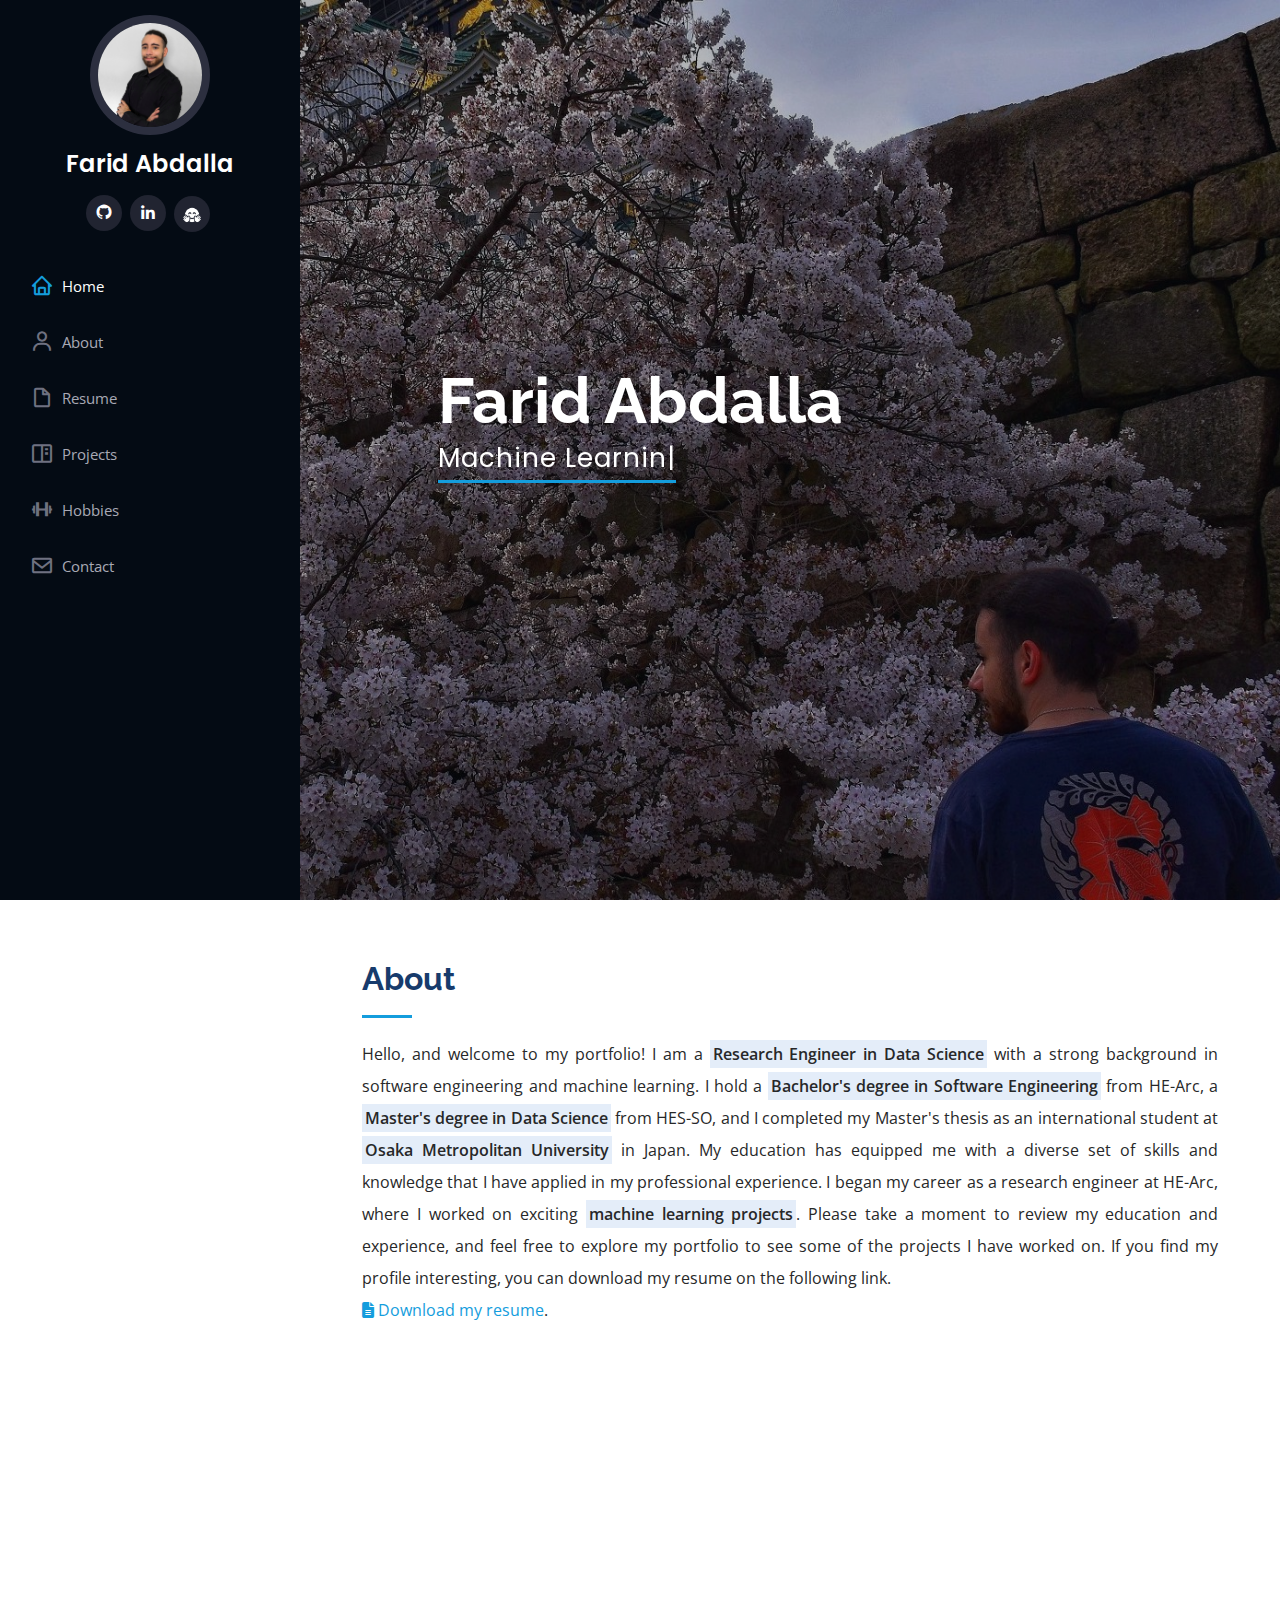
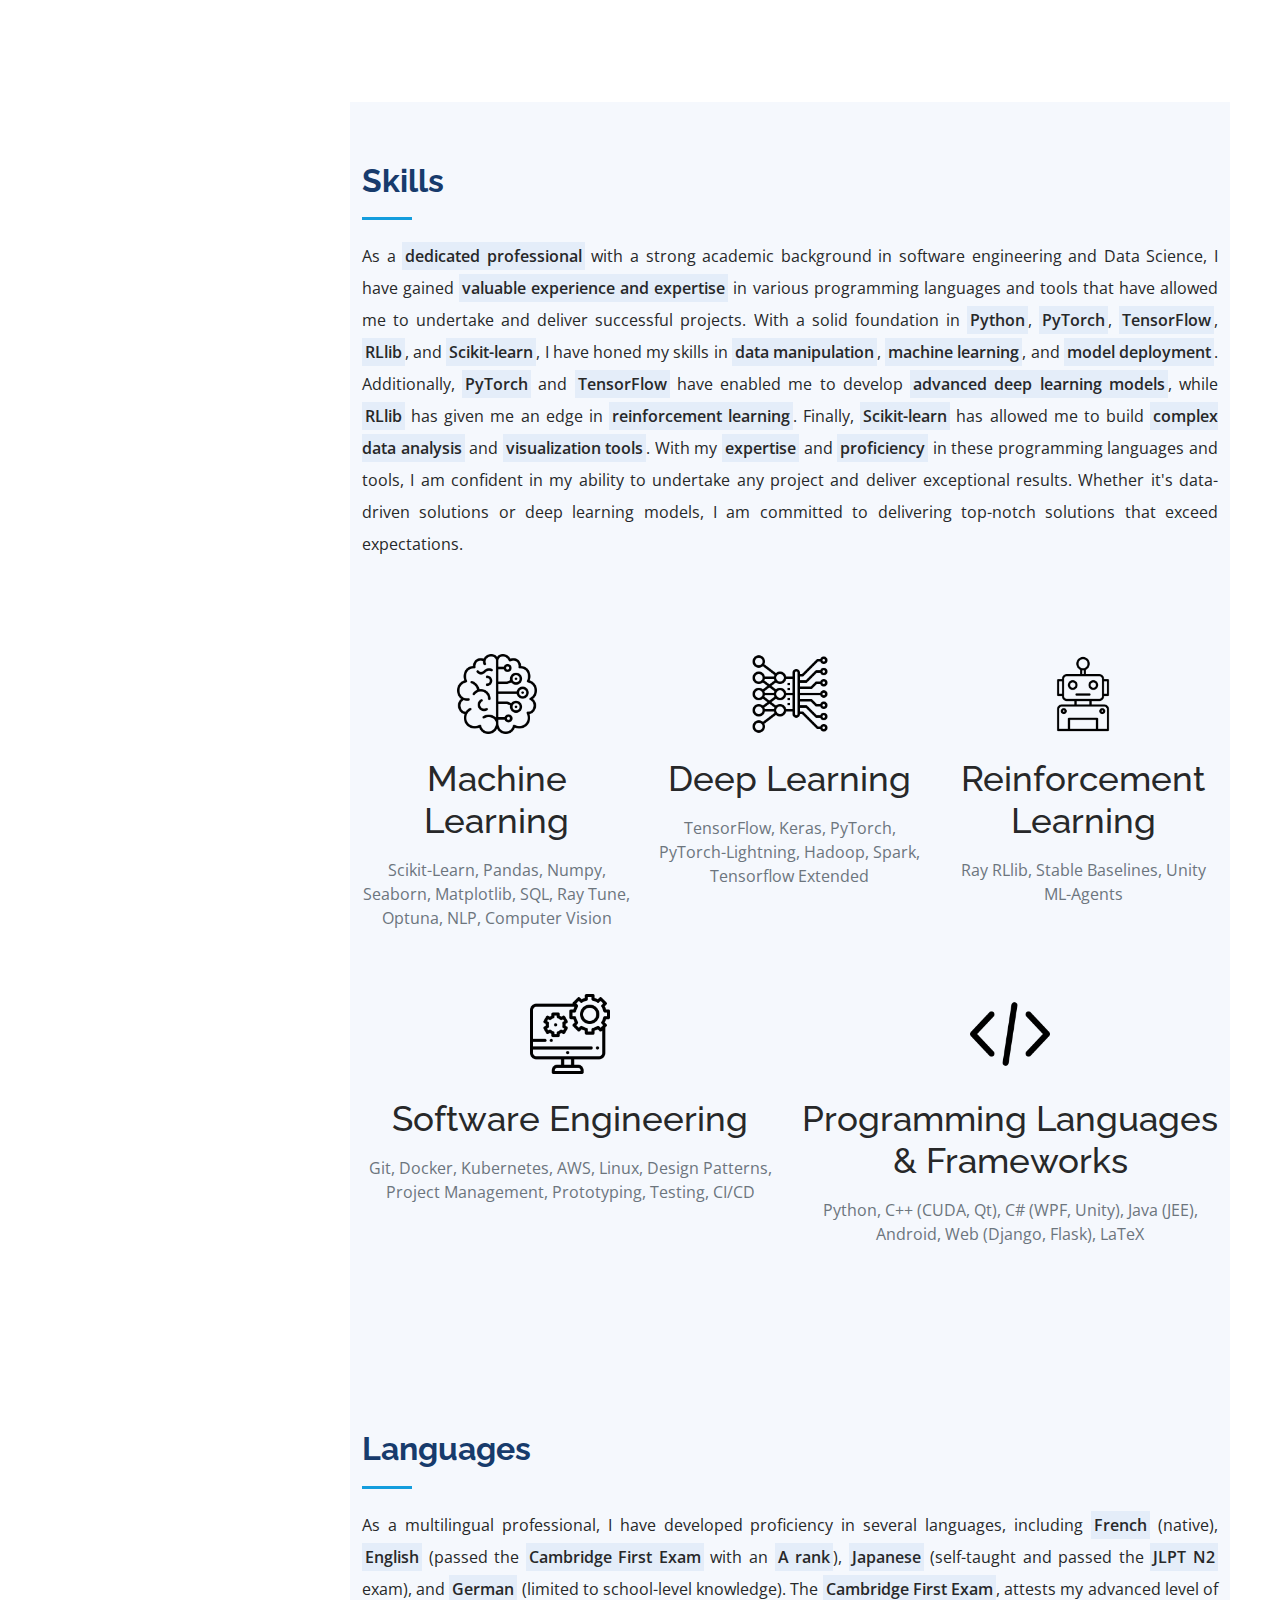
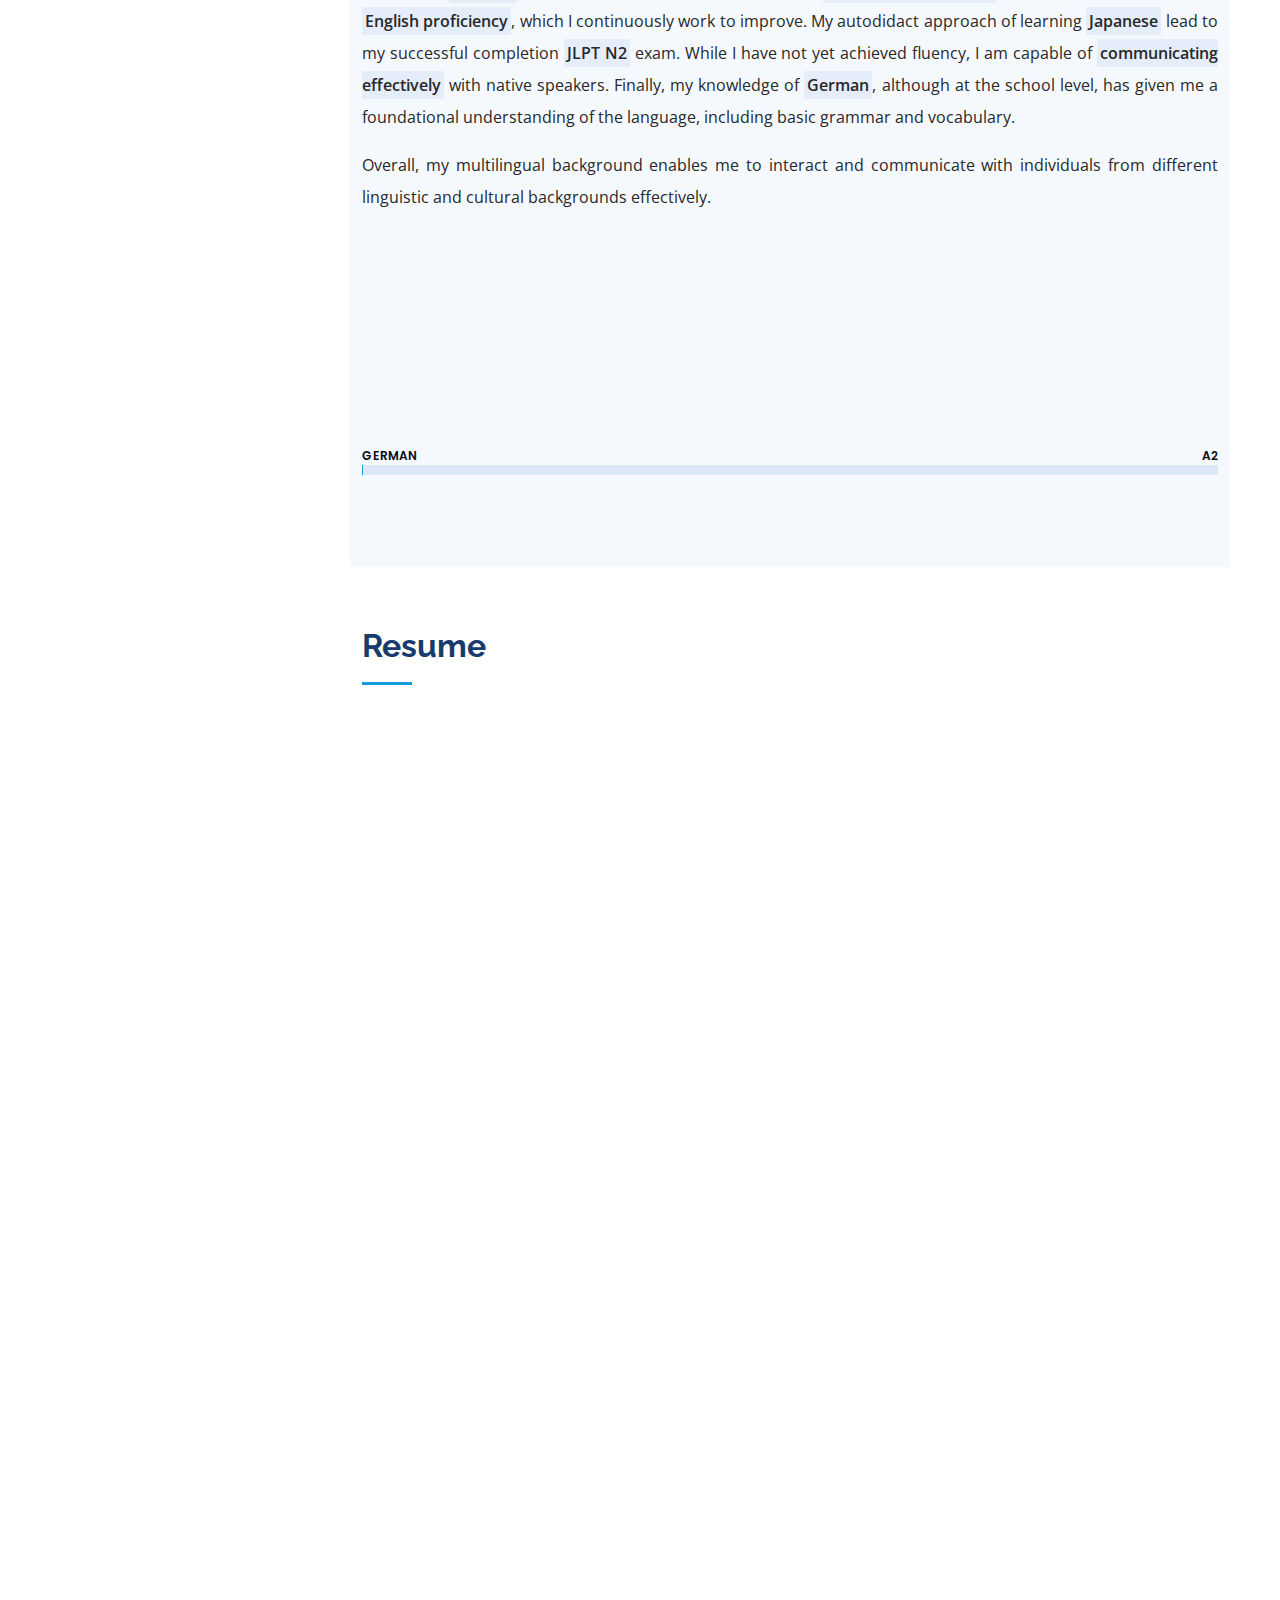
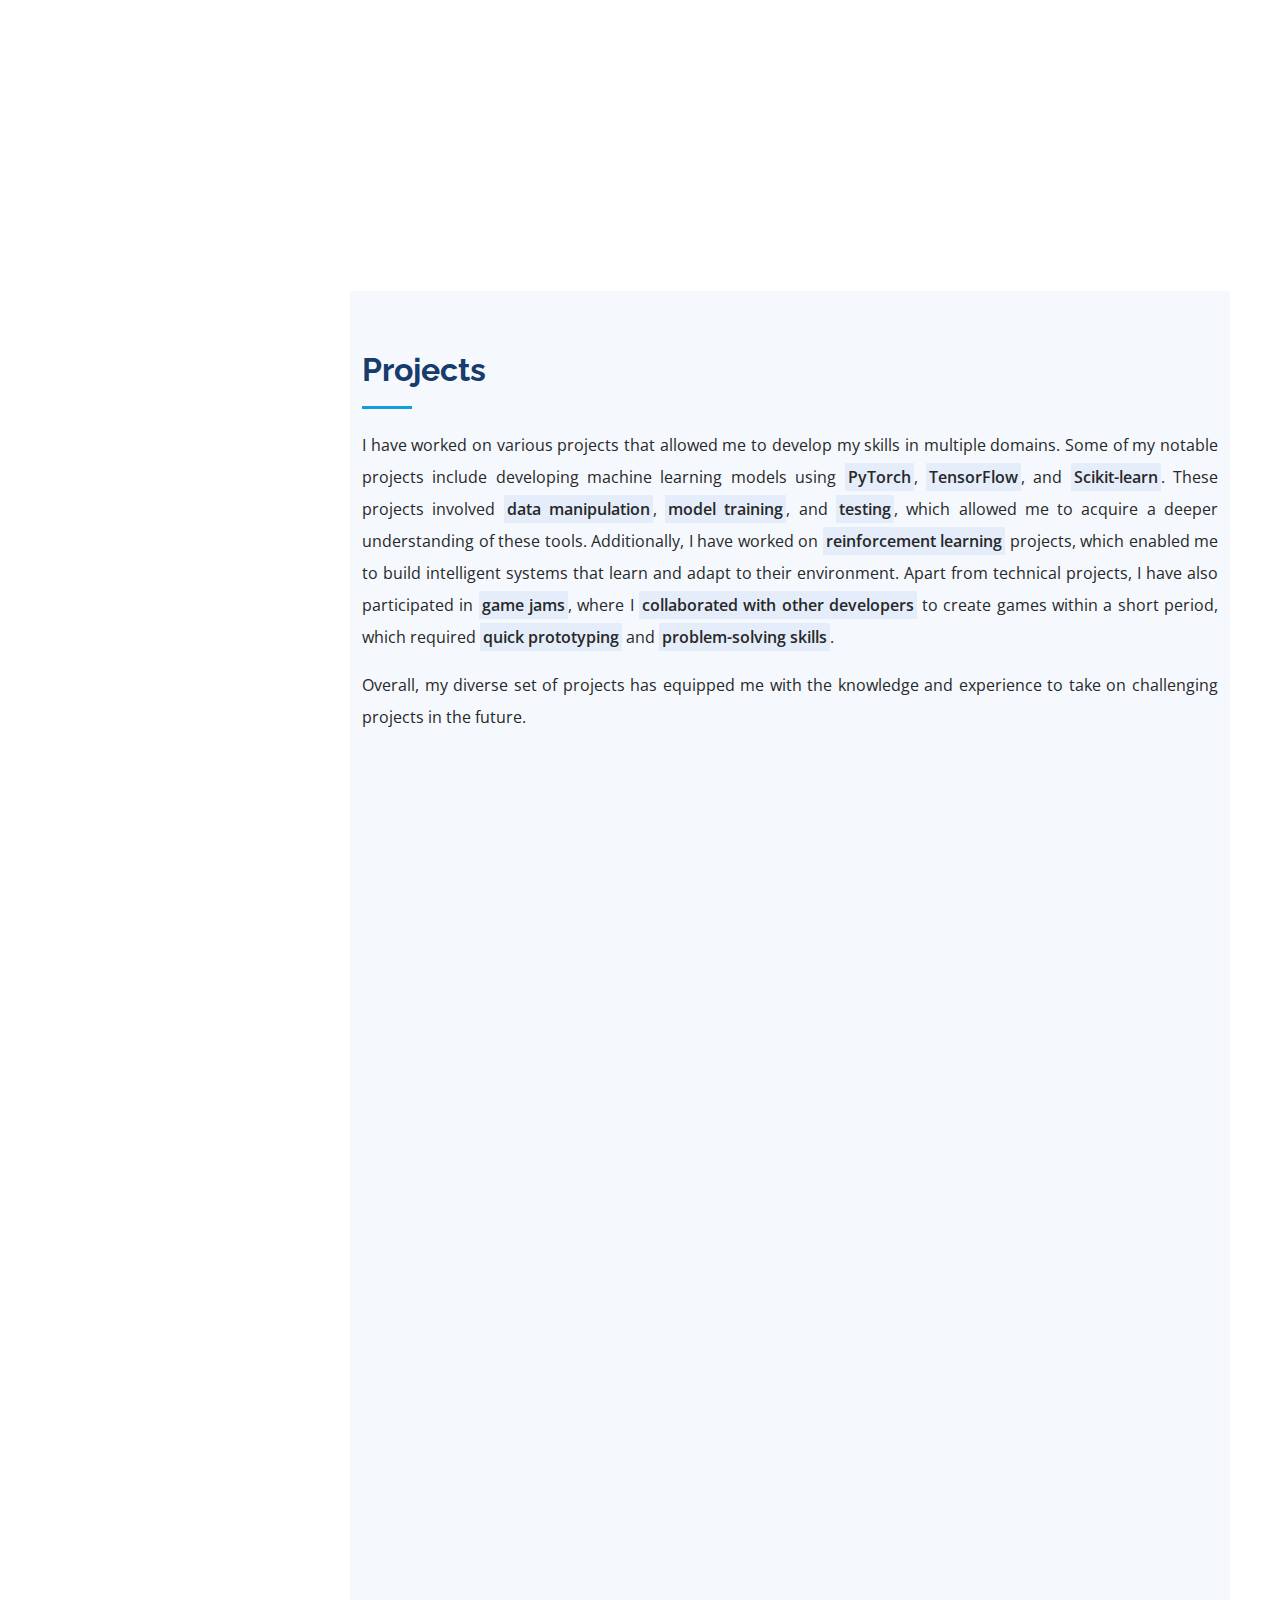
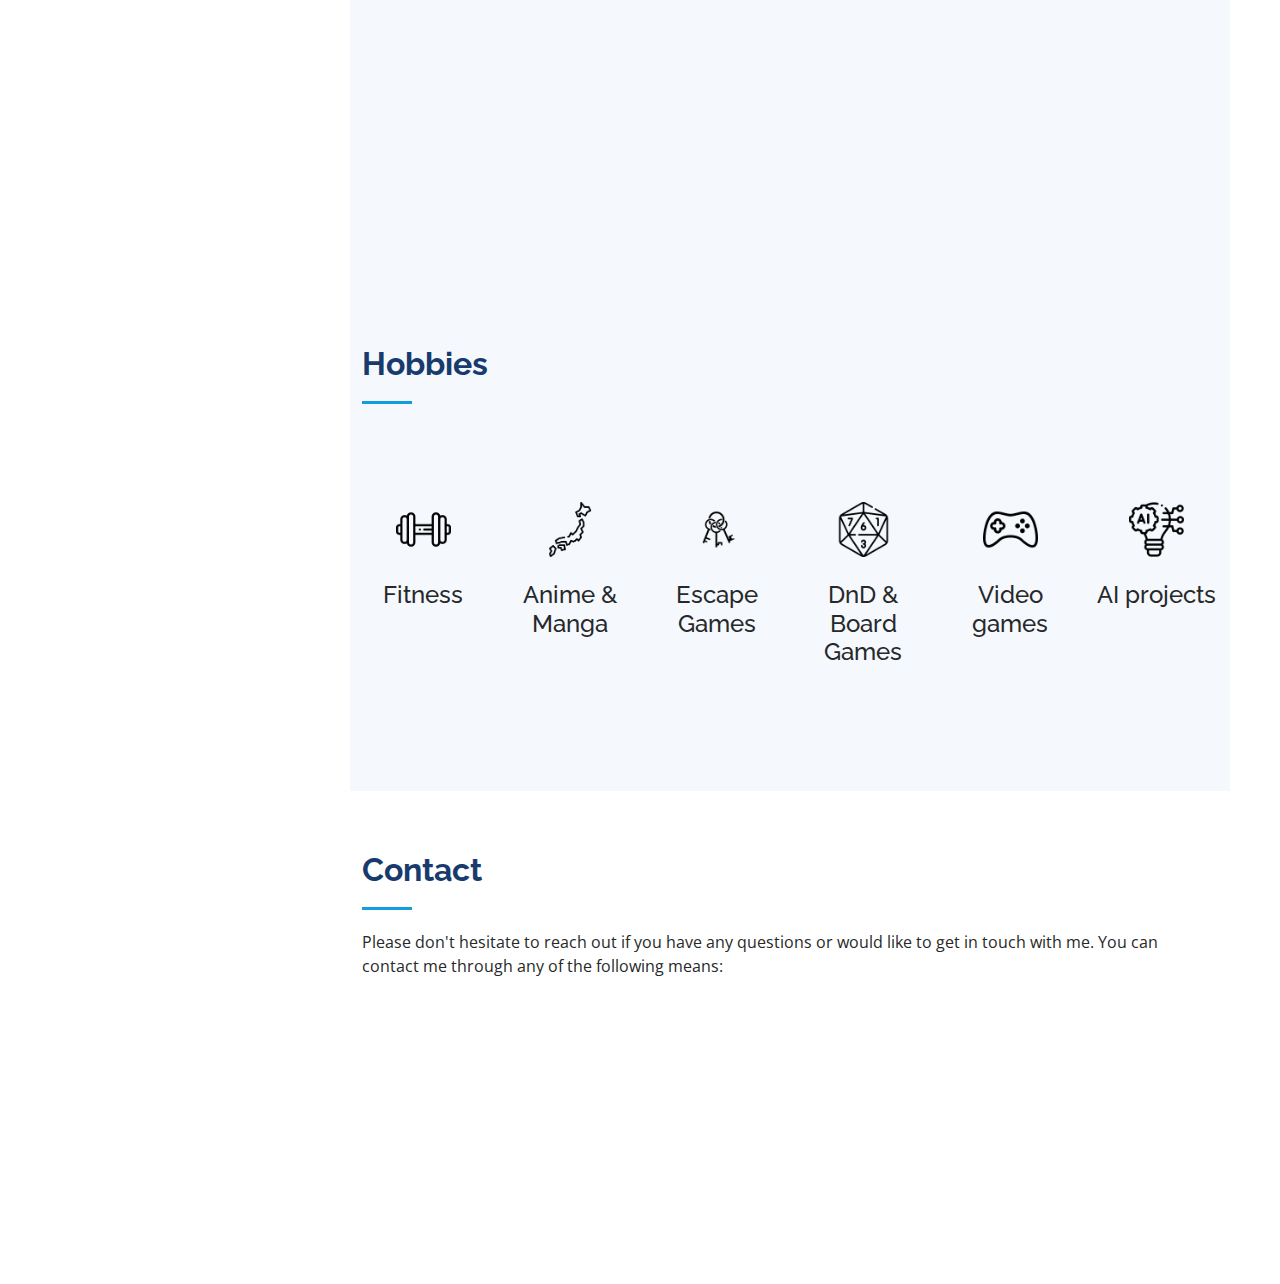
<file: index.html>
<!DOCTYPE html>
<html lang="en">

<head>
  <!-- Google tag (gtag.js) -->
  <script async src="https://www.googletagmanager.com/gtag/js?id=G-YQEKRDTRTD"></script>
  <script>
    window.dataLayer = window.dataLayer || [];
    function gtag() { dataLayer.push(arguments); }
    gtag('js', new Date());

    gtag('config', 'G-YQEKRDTRTD');
  </script>
  <meta charset="utf-8">
  <meta content="width=device-width, initial-scale=1.0" name="viewport">

  <title>Farid Abdalla</title>
  <meta content="" name="description">
  <meta content="" name="keywords">

  <meta property='og:title' content='Farid Abdalla | Website' />
  <meta property='og:image' content='assets/img/thumbnail.png' />
  <meta property='og:description' content='This is the portfolio website of Farid Abdalla' />
  <meta property='og:url' content='kurokabe.github.io' />
  <meta property='og:image:width' content='1200' />
  <meta property='og:image:height' content='627' />
  <!-- TYPE BELOW IS PROBABLY: 'website' or 'article' or look on https://ogp.me/#types -->
  <meta property="og:type" content='website' />

  <!-- Favicons -->
  <link href="assets/img/favicon.png" rel="icon">
  <link href="assets/img/apple-touch-icon.png" rel="apple-touch-icon">

  <!-- Google Fonts -->
  <link
    href="https://fonts.googleapis.com/css?family=Open+Sans:300,300i,400,400i,600,600i,700,700i|Raleway:300,300i,400,400i,500,500i,600,600i,700,700i|Poppins:300,300i,400,400i,500,500i,600,600i,700,700i"
    rel="stylesheet">

  <link rel="stylesheet" href="https://cdnjs.cloudflare.com/ajax/libs/font-awesome/6.3.0/css/all.min.css">
  <!-- Vendor CSS Files -->
  <link href="assets/vendor/aos/aos.css" rel="stylesheet">
  <link href="assets/vendor/bootstrap/css/bootstrap.min.css" rel="stylesheet">
  <link href="assets/vendor/bootstrap-icons/bootstrap-icons.css" rel="stylesheet">
  <link href="assets/vendor/boxicons/css/boxicons.min.css" rel="stylesheet">
  <link href="assets/vendor/glightbox/css/glightbox.min.css" rel="stylesheet">
  <link href="assets/vendor/swiper/swiper-bundle.min.css" rel="stylesheet">

  <!-- Template Main CSS File -->
  <link href="assets/css/style.css" rel="stylesheet">
  <script>

    function age(birthdate) {
      const today = new Date();
      const age = today.getFullYear() - birthdate.getFullYear() -
        (today.getMonth() + 1 < birthdate.getMonth() ||
          (today.getMonth() + 1 === birthdate.getMonth() && today.getDate() < birthdate.getDate()));
      return age;
    }
  </script>


  <!-- =======================================================
  * Template Name: iPortfolio - v3.10.0
  * Template URL: https://bootstrapmade.com/iportfolio-bootstrap-portfolio-websites-template/
  * Author: BootstrapMade.com
  * License: https://bootstrapmade.com/license/
  ======================================================== -->
</head>

<body>

  <!-- ======= Mobile nav toggle button ======= -->
  <i class="bi bi-list mobile-nav-toggle d-xl-none"></i>

  <!-- ======= Header ======= -->
  <header id="header">
    <div class="d-flex flex-column">

      <div class="profile">
        <img src="assets/img/profile-img.jpg" alt="" class="img-fluid rounded-circle profile-img">
        <h1 class="text-light"><a href="index.html">Farid Abdalla</a></h1>
        <div class="social-links mt-3 text-center">
          <!-- <a href="#" class="twitter"><i class="bx bxl-twitter"></i></a> -->
          <a href="https://www.github.com/Kurokabe" class="github"><i class="bx bxl-github"></i></a>
          <a href="https://www.linkedin.com/in/farid-abdalla/" class="linkedin"><i class="bx bxl-linkedin"></i></a>
          <!-- <a href="https://www.kaggle.com/kurokabe"><i class="fa-brands fa-kaggle"></i></a> -->
          <a href="https://huggingface.co/Kurokabe"><img src="assets/img/icons/huggingface.png" class="huggingface"></a>
        </div>
      </div>

      <nav id="navbar" class="nav-menu navbar">
        <ul>
          <li><a href="#hero" class="nav-link scrollto active"><i class="bx bx-home"></i> <span>Home</span></a>
          </li>
          <li><a href="#about" class="nav-link scrollto"><i class="bx bx-user"></i> <span>About</span></a></li>
          <li><a href="#resume" class="nav-link scrollto"><i class="bx bx-file-blank"></i> <span>Resume</span></a>
          </li>
          <li><a href="#portfolio" class="nav-link scrollto"><i class="bx bx-book-content"></i>
              <span>Projects</span></a></li>
          <li><a href="#hobbies" class="nav-link scrollto"><i class='bx bx-dumbbell'></i>
              <span>Hobbies</span></a></li>
          <li><a href="#contact" class="nav-link scrollto"><i class="bx bx-envelope"></i> <span>Contact</span></a>
          </li>
        </ul>
      </nav><!-- .nav-menu -->
    </div>
  </header><!-- End Header -->

  <!-- ======= Hero Section ======= -->
  <section id="hero" class="d-flex flex-column justify-content-center align-items-center">
    <div class="hero-container" data-aos="fade-in">
      <h1>Farid Abdalla</h1>
      <p><span class="typed" data-typed-items="Machine Learning Engineer, Software Engineer, Data Scientist"></span></p>
    </div>
  </section><!-- End Hero -->

  <main id="main">

    <!-- ======= About Section ======= -->
    <section id="about" class="about">
      <div class="container">

        <div class="section-title">
          <h2>About</h2>
          <p class="lh-lg introduction-paragraph">Hello, and welcome to my portfolio! I am a <b>Research Engineer in
              Data Science</b> with a strong background in software engineering and machine learning. I hold a
            <b>Bachelor's degree in Software Engineering</b> from HE-Arc, a <b>Master's degree in Data Science</b>
            from HES-SO, and I completed my Master's thesis as an international student at <b>Osaka Metropolitan
              University</b> in Japan. My education has equipped me with a diverse set of skills and knowledge that I
            have applied in my professional experience. I began my career as a research engineer at HE-Arc, where I
            worked on exciting <b>machine learning projects</b>. Please take a moment to review my education and
            experience, and feel free to explore my portfolio to see some of the projects I have worked on. If you find
            my profile interesting, you can download my resume on the following link. <br /><a
              href="assets/resume.pdf"><i class="fa-solid fa-file-lines"></i> Download my resume</a>.
          </p>
          <!-- <p>As a skilled Machine Learning Engineer, I have a proven track record of executing successful machine
            learning projects from start to finish. With expertise in Python and deep learning frameworks such as
            TensorFlow and PyTorch, as well as Reinforcement Learning with RLlib, I have a strong foundation in the
            latest technologies. My experience includes developing explainable deep learning models, fine-tuning and
            deploying image classifiers, and applying reinforcement learning techniques to optimize workshop production.
            I have a passion for problem-solving and a drive to deliver high-quality results, making me an asset to any
            team.</p> -->
        </div>

        <div class="row align-items-center">
          <div class="col-md-4" data-aos="fade-right">
            <img src="assets/img/profile-img.jpg" class="img-fluid rounded-circle" alt="">
          </div>
          <div class="col-md-8 pt-4 pt-lg-0 content" data-aos="fade-left">
            <h3>Data Scientist &amp; Software Engineer</h3>
            <p class="fst-italic">
              <!-- Lorem ipsum dolor sit amet, consectetur adipiscing elit, sed do eiusmod tempor incididunt ut labore et
              dolore
              magna aliqua. -->
            </p>
            <div class="row">
              <div class="col-md-6">
                <ul>
                  <li><i class="bi bi-chevron-right"></i> <strong>Birthday:</strong> <span>20 March 1996
                      <script>const birthdate = new Date(1996, 3, 20);
                        const ageValue = age(birthdate);
                        document.write("(" + ageValue + " years)")</script>
                    </span></li>
                  <!-- <li><i class="bi bi-chevron-right"></i> <strong>Website:</strong> <span>www.example.com</span></li> -->
                  <!-- <li><i class="bi bi-chevron-right"></i> <strong>Phone:</strong> <span>+123 456 7890</span></li> -->
                  <li><i class="bi bi-chevron-right"></i> <strong>City:</strong> <span>Biel/Bienne, Switzerland</span>
                  <li><i class="bi bi-chevron-right"></i> <strong>Bachelor:</strong> <span>Software Engineering</span>
                  </li>
                  </li>
                </ul>
              </div>
              <div class="col-md-6">
                <ul>
                  <li><i class="bi bi-chevron-right"></i> <strong>Email:</strong>
                    <span>abdalla.farid@hotmail.com</span>
                  </li>
                  <li><i class="bi bi-chevron-right"></i> <strong>Nationality:</strong> <span>Swiss</span>
                  <li><i class="bi bi-chevron-right"></i> <strong>Master:</strong> <span>Data Science</span></li>
                </ul>
              </div>

              <!-- <div class="row">
                <div class="col-md-12">
                  <ul>
                    <li><i class="bi bi-chevron-right"></i> <strong>Availability for hiring:</strong> <span>2 months notice</span></li>
                  </ul>
                </div>
              </div> -->
            </div>
            <!-- <p>
              Officiis eligendi itaque labore et dolorum mollitia officiis optio vero. Quisquam sunt adipisci omnis et
              ut. Nulla accusantium dolor incidunt officia tempore. Et eius omnis.
              Cupiditate ut dicta maxime officiis quidem quia. Sed et consectetur qui quia repellendus itaque neque.
              Aliquid amet quidem ut quaerat cupiditate. Ab et eum qui repellendus omnis culpa magni laudantium dolores.
            </p> -->
          </div>
        </div>

      </div>
    </section><!-- End About Section -->

    <!-- ======= Facts Section ======= -->
    <!-- <section id="facts" class="facts">
      <div class="container">

        <div class="section-title">
          <h2>Facts</h2>
          <p>Magnam dolores commodi suscipit. Necessitatibus eius consequatur ex aliquid fuga eum quidem. Sit sint
            consectetur velit. Quisquam quos quisquam cupiditate. Et nemo qui impedit suscipit alias ea. Quia fugiat sit
            in iste officiis commodi quidem hic quas.</p>
        </div>

        <div class="row no-gutters">

          <div class="col-md-3 col-md-6 d-md-flex align-items-md-stretch" data-aos="fade-up">
            <div class="count-box">
              <i class="bi bi-emoji-smile"></i>
              <span data-purecounter-start="0" data-purecounter-end="232" data-purecounter-duration="1"
                class="purecounter"></span>
              <p><strong>Happy Clients</strong> consequuntur quae</p>
            </div>
          </div>

          <div class="col-md-3 col-md-6 d-md-flex align-items-md-stretch" data-aos="fade-up" data-aos-delay="100">
            <div class="count-box">
              <i class="bi bi-journal-richtext"></i>
              <span data-purecounter-start="0" data-purecounter-end="521" data-purecounter-duration="1"
                class="purecounter"></span>
              <p><strong>Projects</strong> adipisci atque cum quia aut</p>
            </div>
          </div>

          <div class="col-md-3 col-md-6 d-md-flex align-items-md-stretch" data-aos="fade-up" data-aos-delay="200">
            <div class="count-box">
              <i class="bi bi-headset"></i>
              <span data-purecounter-start="0" data-purecounter-end="1453" data-purecounter-duration="1"
                class="purecounter"></span>
              <p><strong>Hours Of Support</strong> aut commodi quaerat</p>
            </div>
          </div>

          <div class="col-md-3 col-md-6 d-md-flex align-items-md-stretch" data-aos="fade-up" data-aos-delay="300">
            <div class="count-box">
              <i class="bi bi-people"></i>
              <span data-purecounter-start="0" data-purecounter-end="32" data-purecounter-duration="1"
                class="purecounter"></span>
              <p><strong>Hard Workers</strong> rerum asperiores dolor</p>
            </div>
          </div>

        </div>

      </div>
    </section> -->
    <!-- End Facts Section -->

    <!-- ======= Skills Section ======= -->
    <section id="skills" class="skills section-bg">
      <div class="container">

        <div class="section-title">
          <h2>Skills</h2>
          <p class="lh-lg introduction-paragraph">As a <b>dedicated professional</b> with a strong academic background
            in software engineering and Data Science, I have gained <b>valuable
              experience and expertise</b> in various programming languages and tools that have allowed me to undertake
            and deliver successful projects. With a solid foundation in <b>Python</b>, <b>PyTorch</b>,
            <b>TensorFlow</b>,
            <b>RLlib</b>, and <b>Scikit-learn</b>, I have honed my skills in <b>data manipulation</b>, <b>machine
              learning</b>, and <b>model deployment</b>. Additionally, <b>PyTorch</b> and <b>TensorFlow</b> have
            enabled me to develop <b>advanced deep learning models</b>, while <b>RLlib</b> has given me an edge in
            <b>reinforcement
              learning</b>. Finally, <b>Scikit-learn</b> has allowed me to build <b>complex data analysis</b> and
            <b>visualization tools</b>. With my <b>expertise</b> and <b>proficiency</b> in these programming languages
            and tools, I am confident in my ability to undertake any project and deliver exceptional results. Whether
            it's data-driven solutions or deep learning models, I am committed to delivering top-notch solutions that
            exceed expectations.
          </p>
        </div>

        <div class="row skills-content">

          <div class="container-fluid">
            <div class="row my-5 justify-content-center">
              <div class="col-md-4 text-center">
                <img src="assets/img/icons/machine-learning.png" class="mb-4">
                <h1 class="mb-3"> Machine Learning</h1>
                <p class="text-muted"> Scikit-Learn, Pandas, Numpy, Seaborn, Matplotlib, SQL, Ray Tune, Optuna, NLP,
                  Computer Vision</p>
              </div>
              <div class="col-md-4 text-center">
                <img src="assets/img/icons/deep-learning.png" class="mb-4">
                <h1 class="mb-3"> Deep Learning</h1>
                <p class="text-muted">TensorFlow, Keras, PyTorch, PyTorch-Lightning, Hadoop, Spark, Tensorflow Extended
                </p>
              </div>
              <div class="col-md-4 text-center">
                <img src="assets/img/icons/robot.png" class="mb-4">
                <h1 class="mb-3">Reinforcement Learning</h1>
                <p class="text-muted"> Ray RLlib, Stable Baselines, Unity ML-Agents</p>
              </div>
            </div>
            <div class="row my-5 justify-content-center">
              <div class="col-md-6 text-center">
                <!-- <i class="fas fa-solid fa-5x fa-code mb-4"></i> -->
                <img src="assets/img/icons/computer.png" class="mb-4">
                <h1 class="mb-3"> Software Engineering</h1>
                <p class="text-muted"> Git, Docker, Kubernetes, AWS, Linux, Design Patterns, Project Management,
                  Prototyping, Testing, CI/CD</p>
              </div>

              <div class="col-md-6 text-center">
                <img src="assets/img/icons/coding.png" class="mb-4">
                <h1 class="mb-3"> Programming Languages & Frameworks</h1>
                <p class="text-muted"> Python, C++ (CUDA, Qt), C# (WPF, Unity), Java (JEE), Android, Web (Django,
                  Flask), LaTeX
                </p>
              </div>
            </div>
          </div>
        </div>
      </div>

      <!-- <div class="col-md-6" data-aos="fade-up">

            <div class="progress">
              <span class="skill">Python <i class="val">100%</i></span>
              <div class="progress-bar-wrap">
                <div class="progress-bar" role="progressbar" aria-valuenow="100" aria-valuemin="0" aria-valuemax="100">
                </div>
              </div>
            </div>

            <div class="progress">
              <span class="skill">Tensorflow <i class="val">80%</i></span>
              <div class="progress-bar-wrap">
                <div class="progress-bar" role="progressbar" aria-valuenow="80" aria-valuemin="0" aria-valuemax="100">
                </div>
              </div>
            </div>

            <div class="progress">
              <span class="skill">Scikit-Learn <i class="val">80%</i></span>
              <div class="progress-bar-wrap">
                <div class="progress-bar" role="progressbar" aria-valuenow="80" aria-valuemin="0" aria-valuemax="100">
                </div>
              </div>
            </div>

          </div>

          <div class="col-md-6" data-aos="fade-up" data-aos-delay="100">

            <div class="progress">
              <span class="skill">PyTorch <i class="val">80%</i></span>
              <div class="progress-bar-wrap">
                <div class="progress-bar" role="progressbar" aria-valuenow="80" aria-valuemin="0" aria-valuemax="100">
                </div>
              </div>
            </div>

            <div class="progress">
              <span class="skill">RLlib <i class="val">60%</i></span>
              <div class="progress-bar-wrap">
                <div class="progress-bar" role="progressbar" aria-valuenow="60" aria-valuemin="0" aria-valuemax="100">
                </div>
              </div>
            </div>
          
            <div class="progress">
              <span class="skill"> <i class="val">55%</i></span>
              <div class="progress-bar-wrap">
                <div class="progress-bar" role="progressbar" aria-valuenow="55" aria-valuemin="0" aria-valuemax="100">
                </div>
              </div>
            </div> -->

      <!-- </div> -->

      </div>

      </div>
    </section><!-- End Skills Section -->


    <!-- ======= Languages Section ======= -->
    <section id="skills" class="skills section-bg">
      <div class="container">

        <div class="section-title">
          <h2>Languages</h2>

          <p class="lh-lg introduction-paragraph">As a multilingual professional, I have developed proficiency in
            several languages,
            including <b>French</b>
            (native), <b>English</b> (passed the <b>Cambridge First Exam</b> with an <b>A rank</b>), <b>Japanese</b>
            (self-taught and
            passed the <b>JLPT N2</b> exam), and <b>German</b> (limited to school-level knowledge).

            The <b>Cambridge First Exam</b>, attests my advanced level
            of <b>English proficiency</b>, which I continuously work to improve.

            My autodidact approach of learning <b>Japanese</b> lead to my successful completion <b>JLPT N2</b> exam.
            While I have not yet
            achieved fluency, I am capable of <b>communicating effectively</b> with native
            speakers.

            Finally, my knowledge of <b>German</b>, although at the school level, has given me a foundational
            understanding of the language, including basic grammar and vocabulary.

          </p>
          <p class="lh-lg introduction-paragraph">
            Overall, my multilingual background enables me to interact and communicate with individuals from different
            linguistic and cultural backgrounds
            effectively.
          </p>
        </div>

        <div class="row skills-content">

          <div class="col-md" data-aos="fade-up">

            <div class="progress">
              <span class="skill">French <i class="val">Native</i></span>
              <div class="progress-bar-wrap">
                <div class="progress-bar" role="progressbar" aria-valuenow="100" aria-valuemin="0" aria-valuemax="100">
                </div>
              </div>
            </div>

            <div class="progress">
              <span class="skill">English <i class="val">C1</i></span>
              <div class="progress-bar-wrap">
                <div class="progress-bar" role="progressbar" aria-valuenow="80" aria-valuemin="0" aria-valuemax="100">
                </div>
              </div>

              <a href="assets/img/certificates/Cambridge English Language Assessment.png"
                data-gallery="languageCertificate" class="portfolio-lightbox"
                title="Cambridge English First Certificate"><i class="fa-solid fa-file-lines"></i> Cambridge English
                First Certificate</a>
            </div>

            <div class="progress mt-2">
              <span class="skill">Japanese <i class="val">B2-C1</i></span>
              <div class="progress-bar-wrap">
                <div class="progress-bar" role="progressbar" aria-valuenow="67.5" aria-valuemin="0" aria-valuemax="100">
                </div>
              </div>

              <a href="assets/img/certificates/Japanese Language Proficiency Test N2.png"
                data-gallery="languageCertificate" class="portfolio-lightbox" title="Certificate JLPT N2"><i
                  class="fa-solid fa-file-lines"></i>
                Japanese Language Proficiency Test N2 Certificate</a>
            </div>
          </div>

          <div class="progress">
            <span class="skill">German <i class="val">A2</i></span>
            <div class="progress-bar-wrap">
              <div class="progress-bar" role="progressbar" aria-valuenow="30" aria-valuemin="0" aria-valuemax="100">
              </div>
            </div>
          </div>

        </div>

      </div>

      </div>
    </section>
    <!-- ======= Resume Section ======= -->
    <section id="resume" class="resume">
      <div class="container">

        <div class="section-title">
          <h2>Resume</h2>
        </div>

        <div class="row">
          <div class="col-md-6" data-aos="fade-up">
            <!-- <h3 class="resume-title">Sumary</h3>
            <div class="resume-item pb-0">
              <h4>Alex Smith</h4>
              <p><em>Innovative and deadline-driven Graphic Designer with 3+ years of experience designing and
                  developing user-centered digital/print marketing material from initial concept to final, polished
                  deliverable.</em></p>
              <ul>
                <li>Portland par 127,Orlando, FL</li>
                <li>(123) 456-7891</li>
                <li>alice.barkley@example.com</li>
              </ul>
            </div> -->

            <h3 class="resume-title">Education</h3>
            <div class="resume-item">
              <h4>Master thesis</h4>
              <h5>April 2022 - September 2022</h5>
              <p><em>Osaka Metropolitan University, Osaka, Japan</em></p>
              <p><strong>Grade</strong>: 6.0 / 6.0</p>
              <p><strong>Thesis</strong>: Developed a model to generate videos conditioned on the
                first and the last frame. A video is generated in a frame-by-frame manner in order to have coherent
                movement between the given first and last frames. The model is trained on a custom dataset created from
                the Demon Slayer anime and create plausible movements close to the ground truth.</p>
              <a href="assets/img/certificates/Certificate of Study Osaka Metropolitan University.png"
                data-gallery="gradeTranscript" class="portfolio-lightbox"
                title="Certificate of Study at Osaka Metropolitan University"><i class="fa-solid fa-file-lines"></i>
                Certificate of Study</a>
            </div>
            <div class="resume-item">
              <h4>Master of Science in Engineering (MSE) - Data Science</h4>
              <h5>September 2019 - September 2020</h5>
              <p><em>HES-SO Master, Lausanne, Switzerland</em></p>
              <p><strong>Grade</strong>: GPA 5.5 / 6.0</p>
              <p><strong>Thesis</strong>: See above</p>
              <a href="assets/img/transcripts/Grade Transcript Master.png" data-gallery="gradeTranscript"
                class="portfolio-lightbox" title="Grade Transcript Master"><i class="fa-solid fa-file-lines"></i> Grade
                Transcript</a>
            </div>
            <div class="resume-item">
              <h4>Bachelor of Science in Computer Science - Software Engineering</h4>
              <h5>September 2016 - September 2019</h5>
              <p><em>HE-Arc, Neuchâtel, Switzerland</em></p>
              <p><strong>Grade</strong>: GPA 5.6 / 6.0</p>
              <p><strong>Award</strong>: Best GPA</p>
              <p><strong>Thesis</strong>: Used Reinforcement Learning with Unity ML-Agents in order to simulate and
                optimize the production of machines inside a workshop. The machines are trained to adapt to the workshop
                composition and manage to complete orders of variable complexity while continuously reducing the
                production time.
              </p>
              <a href="assets/img/transcripts/Grade Transcript Bachelor.png" data-gallery="gradeTranscript"
                class="portfolio-lightbox" title="Grade Transcript Bachelor"><i class="fa-solid fa-file-lines"></i>
                Grade Transcript</a>
              </p>
            </div>
          </div>
          <div class="col-md-6" data-aos="fade-up" data-aos-delay="100">
            <h3 class="resume-title">Professional Experience</h3>
            <div class="resume-item">
              <h4>Research Engineer in Data Science</h4>
              <h5>September 2020 - Present</h5>
              <p><em>Haute Ecole Arc, Neuchâtel, Switzerland</em></p>
              <ul>
                <li>Utilize software engineering expertise to develop products throughout the software lifecycle to
                  solve client problems, from ideation and requirements definition to development and successful
                  deployment</li>
                <li>Design, build, evaluate, tune, and deploy machine learning, deep learning and RL solutions using
                  PyTorch, TensorFlow, and Ray RLlib.</li>
                <li>
                  Work with various data sources, such as time series, images, videos
                  and natural language data, to create effective data-driven solutions.</li>
                <li>
                  Clean and preprocessed data to ensure accuracy, consistency, and
                  develop robust data pipelines to streamline data processing and
                  analysis.</li>
                <li>
                  Collaborate with cross-functional teams to develop AI solutions and
                  integrate machine learning models into real world applications.</li>
              </ul>
            </div>
            <h3 class="resume-title">Certifications</h3>
            <div class="resume-item">
              <h4>Hugging Face Deep Reinforcement Learning Course</h4>
              <h5>March 2023</h5>
              <p><em><a
                    href="https://huggingface.co/deep-rl-course/unit0/introduction">https://huggingface.co/deep-rl-course/
                  </a></em>
              </p>
              <p><strong>Grade</strong>: Excellent</p>
              <a href="assets/img/certificates/huggingface_RL_Course.png" data-gallery="gradeTranscript"
                class="portfolio-lightbox" title="Hugging Face Deep Reinforcement Learning Course"><i
                  class="fa-solid fa-file-lines"></i></i> Certificate</a>
            </div>
            <div class="resume-item">
              <h4>Winter School in Data Analytics and Machine Learning</h4>
              <h5>Spring 2021</h5>
              <p><em>University of Fribourg, Fribourg, Switzerland</em></p>
              <p><strong>Grade</strong>: GPA 5.6/6.0</p>
              <a href="assets/img/certificates/Certificat_Winter School in Data Analytics and Machine Learning with grade _ Farid Abdalla.png"
                data-gallery="gradeTranscript" class="portfolio-lightbox"
                title="Grade Transcript Winter School in Data Analytics and Machine Learning"><i
                  class="fa-solid fa-file-lines"></i></i> Certificate with grade</a>
            </div>
          </div>
        </div>

      </div>
    </section><!-- End Resume Section -->

    <!-- ======= Portfolio Section ======= -->
    <section id="portfolio" class="portfolio section-bg">
      <div class="container">

        <div class="section-title">
          <h2>Projects</h2>
          <p class="lh-lg introduction-paragraph">I have worked on various projects that allowed me to develop my
            skills in multiple domains.

            Some of my notable projects include developing machine learning models using
            <b>PyTorch</b>,
            <b>TensorFlow</b>, and <b>Scikit-learn</b>.
            These projects involved <b>data manipulation</b>, <b>model training</b>, and <b>testing</b>, which allowed
            me to acquire a deeper understanding of these tools.

            Additionally, I have worked on <b>reinforcement learning</b> projects, which enabled me to build
            intelligent systems that learn and adapt to their environment. Apart from technical projects, I have also
            participated in <b>game jams</b>, where I <b>collaborated with other developers</b> to create games within a
            short period, which required <b>quick prototyping</b> and <b>problem-solving skills</b>.
          </p>
          <p class="lh-lg introduction-paragraph">
            Overall, my diverse set of projects has equipped me with the knowledge and experience to take on challenging
            projects in the future.
          </p>
        </div>

        <div class="row" data-aos="fade-up">
          <div class="col-md-12 d-flex justify-content-center">
            <ul id="portfolio-flters">
              <li data-filter="*" class="filter-active">All</li>
              <li data-filter=".filter-pytorch">PyTorch</li>
              <li data-filter=".filter-tf">Tensorflow</li>
              <li data-filter=".filter-sklearn">Scikit-Learn</li>
              <li data-filter=".filter-RL">Reinforcement Learning</li>
              <li data-filter=".filter-games">Game Jam</li>
            </ul>
          </div>
        </div>

        <div class="row portfolio-container" data-aos="fade-up" data-aos-delay="100">

          <!-- TorchGANime -->
          <div class="col-lg-4 col-md-6 portfolio-item filter-pytorch">
            <div class="portfolio-img"><img src="assets/img/portfolio/torchganime_logo.gif" class="img-fluid"></div>
            <div class="portfolio-info">
              <h4>TorchGANime</h4>
              <div class="container">
                <div class="row">
                  <p class="col-md">Video generation of anime content conditioned on two frames (PyTorch implementation)
                  </p>
                  <div class="col-1">
                    <!-- <a href="assets/img/portfolio/torchganime_logo.gif" data-gallery="portfolioGallery"
                      class="portfolio-lightbox preview-link" title="App 3"><i class="bx bx-plus"></i></a> -->
                    <a href="https://github.com/Kurokabe/TorchGANime" class="details-link" title="More Details"><i
                        class="bx bx-link"></i></a>
                  </div>
                </div>
              </div>
            </div>
          </div>

          <!-- SceneDataset -->
          <div class="col-lg-4 col-md-6 portfolio-item filter-pytorch">
            <div class="portfolio-img"><img src="assets/img/portfolio/SceneDataset.png" class="img-fluid"></div>
            <div class="portfolio-info">
              <h4>SceneDataset</h4>
              <div class="container">
                <div class="row">
                  <p class="col-md">PyTorch Dataset which splits scenes with PySceneDetect and optimally load them
                    with Decord</p>
                  <div class="col-1">
                    <!-- <a href="assets/img/portfolio/SceneDataset.png" data-gallery="portfolioGallery"
                      class="portfolio-lightbox preview-link" title="App 3"><i class="bx bx-plus"></i></a> -->
                    <a href="https://github.com/Kurokabe/SceneDataset" class="details-link" title="More Details"><i
                        class="bx bx-link"></i></a>
                  </div>
                </div>
              </div>
            </div>
          </div>

          <!-- GANime -->
          <div class="col-lg-4 col-md-6 portfolio-item filter-tf">
            <div class="portfolio-img"><img src="assets/img/portfolio/ganime_logo.gif" class="img-fluid"></div>
            <div class="portfolio-info">
              <h4>GANime</h4>
              <div class="container">
                <div class="row">
                  <p class="col-md">Video generation of anime content conditioned on two frames (Tensorflow
                    implementation)</p>
                  <div class="col-1">
                    <!-- <a href="assets/img/portfolio/ganime_logo.gif" data-gallery="portfolioGallery"
                      class="portfolio-lightbox preview-link" title="App 3"><i class="bx bx-plus"></i></a> -->
                    <a href="https://github.com/Kurokabe/GANime" class="details-link" title="More Details"><i
                        class="bx bx-link"></i></a>
                  </div>
                </div>
              </div>
            </div>
          </div>

          <!-- SOON-RL -->
          <div class="col-lg-4 col-md-6 portfolio-item filter-RL">
            <div class="portfolio-img"><img src="assets/img/portfolio/soon.png" class="img-fluid"></div>
            <div class="portfolio-info">
              <h4>SOON-RL</h4>
              <div class="container">
                <div class="row">
                  <p class="col-md">Workshop production optimization on a multi-agent setup with Reinforcement Learning
                  </p>
                  <div class="col-1">
                    <!-- <a href="assets/img/portfolio/soon.png" data-gallery="portfolioGallery"
                      class="portfolio-lightbox preview-link" title="SOON-RL"><i class="bx bx-plus"></i></a> -->
                    <a href="soon_rl.html" class="details-link" title="More Details"><i class="bx bx-link"></i></a>
                  </div>
                </div>
              </div>
            </div>
          </div>

          <!-- DL4Space -->
          <div class="col-lg-4 col-md-6 portfolio-item filter-pytorch">
            <div class="portfolio-img"><img src="assets/img/portfolio/dl4space.png" class="img-fluid"></div>
            <div class="portfolio-info">
              <h4>DL4Space</h4>
              <div class="container">
                <div class="row">
                  <p class="col-md">Anomaly detection and root cause investigation with explainable models on satellites
                    data</p>
                  <div class="col-1">
                    <!-- <a href="assets/img/portfolio/dl4space.png" data-gallery="portfolioGallery"
                      class="portfolio-lightbox preview-link" title="DL4Space"><i class="bx bx-plus"></i></a> -->
                    <a href="dl4space.html" class="details-link" title="More Details"><i class="bx bx-link"></i></a>
                  </div>
                </div>
              </div>
            </div>
          </div>

          <!-- MoDoS -->
          <div class="col-lg-4 col-md-6 portfolio-item filter-tf">
            <div class="portfolio-img"><img src="assets/img/portfolio/modos.png" class="img-fluid"></div>
            <div class="portfolio-info">
              <h4>MoDoS</h4>
              <div class="container">
                <div class="row">
                  <p class="col-md">Model fine-tuning on a highly imbalanced dataset of urban images
                  </p>
                  <div class="col-1">
                    <!-- <a href="assets/img/portfolio/modos.png" data-gallery="portfolioGallery"
                      class="portfolio-lightbox preview-link" title="MoDoS"><i class="bx bx-plus"></i></a> -->
                    <a href="modos.html" class="details-link" title="More Details"><i class="bx bx-link"></i></a>
                  </div>
                </div>
              </div>
            </div>
          </div>

          <!-- PPI -->
          <div class="col-lg-4 col-md-6 portfolio-item filter-tf">
            <div class="portfolio-img"><img src="assets/img/portfolio/ppi.png" class="img-fluid"></div>
            <div class="portfolio-info">
              <h4>PPI</h4>
              <div class="container">
                <div class="row">
                  <p class="col-md">Explainable deep learning model to assist a trader in making decisions on different
                    currency pairs</p>
                  <div class="col-1">
                    <!-- <a href="assets/img/portfolio/ppi.png" data-gallery="portfolioGallery"
                      class="portfolio-lightbox preview-link" title="PPI"><i class="bx bx-plus"></i></a> -->
                    <a href="ppi.html" class="details-link" title="More Details"><i class="bx bx-link"></i></a>
                  </div>
                </div>
              </div>
            </div>
          </div>


          <!-- Clustering Tool -->
          <!-- <div class="col-lg-4 col-md-6 portfolio-item filter-sklearn">
            <div class="portfolio-img"><img src="assets/img/portfolio/clustering.png" class="img-fluid">
            </div>
            <div class="portfolio-info">
              <h4>Clustering Tool</h4>
              <div class="container">
                <div class="row">
                  <p class="col-md">Clustering of electricity consumption based on different user profiles
                  </p>
                  <div class="col-1">
                    <a href="assets/img/portfolio/clustering.png" data-gallery="portfolioGallery"
                      class="portfolio-lightbox preview-link" title="Clustering Tool"><i class="bx bx-plus"></i></a>
                    <a href="portfolio-details.html" class="details-link" title="More Details"><i
                        class="bx bx-link"></i></a>
                  </div>
                </div>
              </div>
            </div>
          </div> -->

          <!-- Clippy -->
          <div class="col-lg-4 col-md-6 portfolio-item filter-games">
            <div class="portfolio-img"><img src="assets/img/portfolio/clippy.png" class="img-fluid">
            </div>
            <div class="portfolio-info">
              <h4>Mark and Clippy</h4>
              <div class="container">
                <div class="row">
                  <p class="col-md"> GMTK Game Jam 2020 with the theme: Out of Control</p>
                  <div class="col-1">
                    <!-- <a href="assets/img/portfolio/clippy.png" data-gallery="portfolioGallery"
                      class="portfolio-lightbox preview-link" title="Mark and Clippy"><i class="bx bx-plus"></i></a> -->
                    <a href="https://the-wildfire.itch.io/clippy-and-mark" class="details-link" title="More Details"><i
                        class="bx bx-link"></i></a>
                  </div>
                </div>
              </div>
            </div>
          </div>



          <!-- K-Defaults -->
          <div class="col-lg-4 col-md-6 portfolio-item filter-sklearn">
            <div class="portfolio-img"><img src="assets/img/portfolio/ceramaret.png" class="img-fluid">
            </div>
            <div class="portfolio-info">
              <h4>K-Defaults</h4>
              <div class="container">
                <div class="row">
                  <p class="col-md">Multi-label classification on textual descriptions for a quality control
                    application.
                  </p>
                  <div class="col-1">
                    <!-- <a href="assets/img/portfolio/ceramaret.png" data-gallery="portfolioGallery"
                      class="portfolio-lightbox preview-link" title="K-Defaults"><i class="bx bx-plus"></i></a> -->
                    <a href="kdefaults.html" class="details-link" title="More Details"><i class="bx bx-link"></i></a>
                  </div>
                </div>
              </div>
            </div>
          </div>

          <!-- Magic Valley -->
          <div class="col-lg-4 col-md-6 portfolio-item filter-games">
            <div class="portfolio-img"><img src="assets/img/portfolio/magic_valley.png" class="img-fluid">
            </div>
            <div class="portfolio-info">
              <h4>Magic Valley</h4>
              <div class="container">
                <div class="row">
                  <p class="col-md">Game created for the Nordic Game Jam Online (theme : everyday magic) and for the
                    Ludum Dare 46 (theme : keep it alive)
                  </p>
                  <div class="col-1">
                    <!-- <a href="assets/img/portfolio/magic_valley.png" data-gallery="portfolioGallery"
                      class="portfolio-lightbox preview-link" title="Magic Valley"><i class="bx bx-plus"></i></a> -->
                    <a href="https://spicypaper.itch.io/magic-valley" class="details-link" title="More Details"><i
                        class="bx bx-link"></i></a>
                  </div>
                </div>
              </div>
            </div>
          </div>

          <!-- Magnet Arena -->
          <div class="col-lg-4 col-md-6 portfolio-item filter-games">
            <div class="portfolio-img"><img src="assets/img/portfolio/magnet_arena.png" class="img-fluid">
            </div>
            <div class="portfolio-info">
              <h4>Magnet Arena</h4>
              <div class="container">
                <div class="row">
                  <p class="col-md">Game created for the GMTK 2021 Game Jam with the theme:
                    Joined Together</p>
                  <div class="col-1">
                    <!-- <a href="assets/img/portfolio/magnet_arena.png" data-gallery="portfolioGallery"
                      class="portfolio-lightbox preview-link" title="Magnet Arena"><i class="bx bx-plus"></i></a> -->
                    <a href="https://spicypaper.itch.io/magnet-arena" class="details-link" title="More Details"><i
                        class="bx bx-link"></i></a>
                  </div>
                </div>
              </div>
            </div>
          </div>

          <!-- The legend of the empty one -->
          <div class="col-lg-4 col-md-6 portfolio-item filter-games">
            <div class="portfolio-img"><img src="assets/img/portfolio/empty_one.png" class="img-fluid">
            </div>
            <div class="portfolio-info">
              <h4>The Legend of the Empty One</h4>
              <div class="container">
                <div class="row">
                  <p class="col-md">Game created for the Ludum Dare 45 Game Jam with the theme:
                    Start with nothing</p>
                  <div class="col-1">
                    <!-- <a href="assets/img/portfolio/empty_one.png" data-gallery="portfolioGallery"
                      class="portfolio-lightbox preview-link" title="The Legend of the Empty One"><i
                        class="bx bx-plus"></i></a> -->
                    <a href="https://spicypaper.itch.io/the-legend-of-the-empty-one" class="details-link"
                      title="More Details"><i class="bx bx-link"></i></a>
                  </div>
                </div>
              </div>
            </div>

          </div>

        </div>
    </section><!-- End Portfolio Section -->

    <!-- ======= Services Section ======= -->
    <!-- <section id="services" class="services">
      <div class="container">

        <div class="section-title">
          <h2>Services</h2>
          <p>Magnam dolores commodi suscipit. Necessitatibus eius consequatur ex aliquid fuga eum quidem. Sit sint
            consectetur velit. Quisquam quos quisquam cupiditate. Et nemo qui impedit suscipit alias ea. Quia fugiat sit
            in iste officiis commodi quidem hic quas.</p>
        </div>

        <div class="row">
          <div class="col-md-4 col-md-6 icon-box" data-aos="fade-up">
            <div class="icon"><i class="bi bi-briefcase"></i></div>
            <h4 class="title"><a href="">Lorem Ipsum</a></h4>
            <p class="description">Voluptatum deleniti atque corrupti quos dolores et quas molestias excepturi sint
              occaecati cupiditate non provident</p>
          </div>
          <div class="col-md-4 col-md-6 icon-box" data-aos="fade-up" data-aos-delay="100">
            <div class="icon"><i class="bi bi-card-checklist"></i></div>
            <h4 class="title"><a href="">Dolor Sitema</a></h4>
            <p class="description">Minim veniam, quis nostrud exercitation ullamco laboris nisi ut aliquip ex ea commodo
              consequat tarad limino ata</p>
          </div>
          <div class="col-md-4 col-md-6 icon-box" data-aos="fade-up" data-aos-delay="200">
            <div class="icon"><i class="bi bi-bar-chart"></i></div>
            <h4 class="title"><a href="">Sed ut perspiciatis</a></h4>
            <p class="description">Duis aute irure dolor in reprehenderit in voluptate velit esse cillum dolore eu
              fugiat nulla pariatur</p>
          </div>
          <div class="col-md-4 col-md-6 icon-box" data-aos="fade-up" data-aos-delay="300">
            <div class="icon"><i class="bi bi-binoculars"></i></div>
            <h4 class="title"><a href="">Magni Dolores</a></h4>
            <p class="description">Excepteur sint occaecat cupidatat non proident, sunt in culpa qui officia deserunt
              mollit anim id est laborum</p>
          </div>
          <div class="col-md-4 col-md-6 icon-box" data-aos="fade-up" data-aos-delay="400">
            <div class="icon"><i class="bi bi-brightness-high"></i></div>
            <h4 class="title"><a href="">Nemo Enim</a></h4>
            <p class="description">At vero eos et accusamus et iusto odio dignissimos ducimus qui blanditiis praesentium
              voluptatum deleniti atque</p>
          </div>
          <div class="col-md-4 col-md-6 icon-box" data-aos="fade-up" data-aos-delay="500">
            <div class="icon"><i class="bi bi-calendar4-week"></i></div>
            <h4 class="title"><a href="">Eiusmod Tempor</a></h4>
            <p class="description">Et harum quidem rerum facilis est et expedita distinctio. Nam libero tempore, cum
              soluta nobis est eligendi</p>
          </div>
        </div>

      </div>
    </section> -->

    <!-- End Services Section -->

    <!-- ======= Testimonials Section ======= -->
    <!-- <section id="testimonials" class="testimonials section-bg">
      <div class="container">

        <div class="section-title">
          <h2>Testimonials</h2>
          <p>Magnam dolores commodi suscipit. Necessitatibus eius consequatur ex aliquid fuga eum quidem. Sit sint
            consectetur velit. Quisquam quos quisquam cupiditate. Et nemo qui impedit suscipit alias ea. Quia fugiat sit
            in iste officiis commodi quidem hic quas.</p>
        </div>

        <div class="testimonials-slider swiper" data-aos="fade-up" data-aos-delay="100">
          <div class="swiper-wrapper">

            <div class="swiper-slide">
              <div class="testimonial-item" data-aos="fade-up">
                <p>
                  <i class="bx bxs-quote-alt-left quote-icon-left"></i>
                  Proin iaculis purus consequat sem cure digni ssim donec porttitora entum suscipit rhoncus. Accusantium
                  quam, ultricies eget id, aliquam eget nibh et. Maecen aliquam, risus at semper.
                  <i class="bx bxs-quote-alt-right quote-icon-right"></i>
                </p>
                <img src="assets/img/testimonials/testimonials-1.jpg" class="testimonial-img" alt="">
                <h3>Saul Goodman</h3>
                <h4>Ceo &amp; Founder</h4>
              </div>
            </div>
            

            <div class="swiper-slide">
              <div class="testimonial-item" data-aos="fade-up" data-aos-delay="100">
                <p>
                  <i class="bx bxs-quote-alt-left quote-icon-left"></i>
                  Export tempor illum tamen malis malis eram quae irure esse labore quem cillum quid cillum eram malis
                  quorum velit fore eram velit sunt aliqua noster fugiat irure amet legam anim culpa.
                  <i class="bx bxs-quote-alt-right quote-icon-right"></i>
                </p>
                <img src="assets/img/testimonials/testimonials-2.jpg" class="testimonial-img" alt="">
                <h3>Sara Wilsson</h3>
                <h4>Designer</h4>
              </div>
            </div>
            

            <div class="swiper-slide">
              <div class="testimonial-item" data-aos="fade-up" data-aos-delay="200">
                <p>
                  <i class="bx bxs-quote-alt-left quote-icon-left"></i>
                  Enim nisi quem export duis labore cillum quae magna enim sint quorum nulla quem veniam duis minim
                  tempor labore quem eram duis noster aute amet eram fore quis sint minim.
                  <i class="bx bxs-quote-alt-right quote-icon-right"></i>
                </p>
                <img src="assets/img/testimonials/testimonials-3.jpg" class="testimonial-img" alt="">
                <h3>Jena Karlis</h3>
                <h4>Store Owner</h4>
              </div>
            </div>
            

            <div class="swiper-slide">
              <div class="testimonial-item" data-aos="fade-up" data-aos-delay="300">
                <p>
                  <i class="bx bxs-quote-alt-left quote-icon-left"></i>
                  Fugiat enim eram quae cillum dolore dolor amet nulla culpa multos export minim fugiat minim velit
                  minim dolor enim duis veniam ipsum anim magna sunt elit fore quem dolore labore illum veniam.
                  <i class="bx bxs-quote-alt-right quote-icon-right"></i>
                </p>
                <img src="assets/img/testimonials/testimonials-4.jpg" class="testimonial-img" alt="">
                <h3>Matt Brandon</h3>
                <h4>Freelancer</h4>
              </div>
            </div>
            

            <div class="swiper-slide">
              <div class="testimonial-item" data-aos="fade-up" data-aos-delay="400">
                <p>
                  <i class="bx bxs-quote-alt-left quote-icon-left"></i>
                  Quis quorum aliqua sint quem legam fore sunt eram irure aliqua veniam tempor noster veniam enim culpa
                  labore duis sunt culpa nulla illum cillum fugiat legam esse veniam culpa fore nisi cillum quid.
                  <i class="bx bxs-quote-alt-right quote-icon-right"></i>
                </p>
                <img src="assets/img/testimonials/testimonials-5.jpg" class="testimonial-img" alt="">
                <h3>John Larson</h3>
                <h4>Entrepreneur</h4>
              </div>
            </div>
            

          </div>
          <div class="swiper-pagination"></div>
        </div>

      </div>
    </section> -->
    <!-- End Testimonials Section -->

    <!-- ======= Certificates Section ======= -->

    <section id="hobbies" class="hobbies section-bg">
      <div class="container">

        <div class="section-title">
          <h2>Hobbies</h2>
        </div>

        <div class="row hobbies-content">
          <div class="container-fluid">
            <div class="row my-5 justify-content-center">
              <div class="col-md text-center">
                <img src="assets/img/icons/dumbbell.png" class="mb-4">
                <h4 class="mb-3">Fitness</h4>
              </div>
              <div class="col-md text-center">
                <img src="assets/img/icons/japan.png" class="mb-4">
                <h4 class="mb-3">Anime & Manga</h4>
              </div>
              <div class="col-md text-center">
                <img src="assets/img/icons/escape_games.png" class="mb-4">
                <h4 class="mb-3">Escape Games</h4>
              </div>
              <div class="col-md text-center">
                <img src="assets/img/icons/dnd.png" class="mb-4">
                <h4 class="mb-3">DnD & Board Games</h4>
              </div>
              <div class="col-md text-center">
                <img src="assets/img/icons/console.png" class="mb-4">
                <h4 class="mb-3">Video games</h4>
              </div>
              <div class="col-md text-center">
                <img src="assets/img/icons/innovation.png" class="mb-4">
                <h4 class="mb-3">AI projects</h4>
              </div>
            </div>
          </div>
        </div>

    </section>
    <!-- End Hobbies Section -->

    <!-- ======= Contact Section ======= -->
    <section id="contact" class="contact">
      <div class="container">

        <div class="section-title">
          <h2>Contact</h2>
          <p>Please don't hesitate to reach out if you have any questions or would like to get in touch with me. You can
            contact me through any of the following means:</p>
        </div>

        <div class="row" data-aos="fade-in">

          <div class="col-lg-4 col-md-8 d-flex justify-content-center mb-3">
            <div class="info">
              <div class="link">
                <i class="bi bi-envelope"></i>
                <!-- <h4>Email:</h4> -->
                <p><a href="mailto:abdalla.farid@hotmail.com">abdalla.farid@hotmail.com</a></p>
              </div>
            </div>
          </div>

          <div class="col-lg-4 col-md-8 d-flex justify-content-center mb-3">
            <div class="info">
              <div class="link">
                <i class="fa-brands fa-linkedin"></i>
                <!-- <h4>Call:</h4> -->
                <p><a href="https://www.linkedin.com/in/farid-abdalla/">farid-abdalla</a></p>
              </div>
            </div>
          </div>


          <div class="col-lg-4 col-md-8 d-flex justify-content-center mb-3">
            <div class="info">
              <div class="link ">
                <i class="fa-brands fa-github"></i>
                <!-- <h4>Call:</h4> -->
                <p><a href="https://github.com/Kurokabe">Kurokabe</a></p>
              </div>
            </div>
          </div>

        </div>

      </div>
    </section><!-- End Contact Section -->

  </main><!-- End #main -->

  <!-- ======= Footer ======= -->
  <footer id="footer">
    <!-- <div class="container"> -->
    <!-- <div class="copyright"> -->
    <!-- &copy; Copyright <strong><span>iPortfolio</span></strong> -->
    <!-- </div> -->
    <!-- <div class="credits"> -->
    <!-- All the links in the footer should remain intact. -->
    <!-- You can delete the links only if you purchased the pro version. -->
    <!-- Licensing information: https://bootstrapmade.com/license/ -->
    <!-- Purchase the pro version with working PHP/AJAX contact form: https://bootstrapmade.com/iportfolio-bootstrap-portfolio-websites-template/ -->
    <!-- Designed by <a href="https://bootstrapmade.com/">BootstrapMade</a> -->
    <!-- </div> -->
    <!-- </div> -->
  </footer><!-- End  Footer -->

  <a href="#" class="back-to-top d-flex align-items-center justify-content-center"><i
      class="bi bi-arrow-up-short"></i></a>

  <!-- Vendor JS Files -->
  <script src="assets/vendor/purecounter/purecounter_vanilla.js"></script>
  <script src="assets/vendor/aos/aos.js"></script>
  <script src="assets/vendor/bootstrap/js/bootstrap.bundle.min.js"></script>
  <script src="assets/vendor/glightbox/js/glightbox.min.js"></script>
  <script src="assets/vendor/isotope-layout/isotope.pkgd.min.js"></script>
  <script src="assets/vendor/swiper/swiper-bundle.min.js"></script>
  <script src="assets/vendor/typed.js/typed.min.js"></script>
  <script src="assets/vendor/waypoints/noframework.waypoints.js"></script>
  <script src="assets/vendor/php-email-form/validate.js"></script>

  <!-- <script src="https://code.jquery.com/jquery-3.2.1.slim.min.js"
    integrity="sha384-KJ3o2DKtIkvYIK3UENzmM7KCkRr/rE9/Qpg6aAZGJwFDMVNA/GpGFF93hXpG5KkN"
    crossorigin="anonymous"></script>
  <script src="https://cdn.jsdelivr.net/npm/popper.js@1.12.9/dist/umd/popper.min.js"
    integrity="sha384-ApNbgh9B+Y1QKtv3Rn7W3mgPxhU9K/ScQsAP7hUibX39j7fakFPskvXusvfa0b4Q"
    crossorigin="anonymous"></script>
  <script src="https://cdn.jsdelivr.net/npm/bootstrap@4.0.0/dist/js/bootstrap.min.js"
    integrity="sha384-JZR6Spejh4U02d8jOt6vLEHfe/JQGiRRSQQxSfFWpi1MquVdAyjUar5+76PVCmYl"
    crossorigin="anonymous"></script> -->

  <!-- Template Main JS File -->
  <script src="assets/js/main.js"></script>

</body>

</html>
</file>
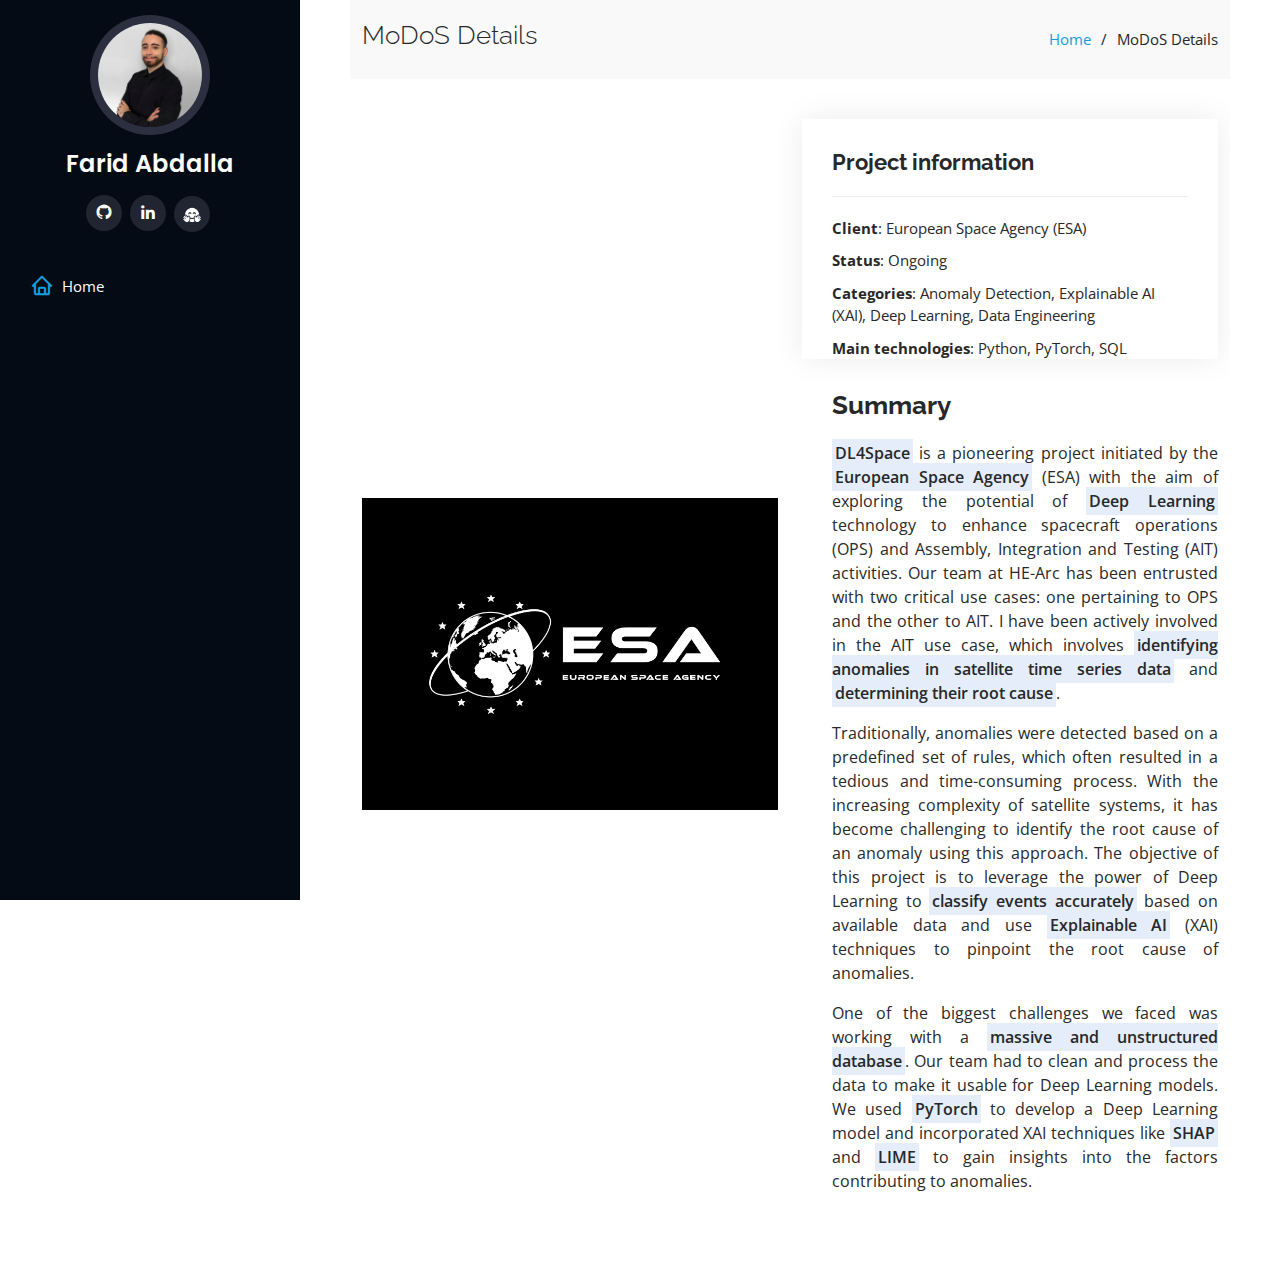
<file: dl4space.html>
<!DOCTYPE html>
<html lang="en">

<head>
  <!-- Google tag (gtag.js) -->
  <script async src="https://www.googletagmanager.com/gtag/js?id=G-YQEKRDTRTD"></script>
  <script>
    window.dataLayer = window.dataLayer || [];
    function gtag() { dataLayer.push(arguments); }
    gtag('js', new Date());

    gtag('config', 'G-YQEKRDTRTD');
  </script>
  <meta charset="utf-8">
  <meta content="width=device-width, initial-scale=1.0" name="viewport">

  <title>Project DL4Space</title>
  <meta content="" name="description">
  <meta content="" name="keywords">

  <!-- Favicons -->
  <link href="assets/img/favicon.png" rel="icon">
  <link href="assets/img/apple-touch-icon.png" rel="apple-touch-icon">

  <!-- Google Fonts -->
  <link
    href="https://fonts.googleapis.com/css?family=Open+Sans:300,300i,400,400i,600,600i,700,700i|Raleway:300,300i,400,400i,500,500i,600,600i,700,700i|Poppins:300,300i,400,400i,500,500i,600,600i,700,700i"
    rel="stylesheet">

  <link rel="stylesheet" href="https://cdnjs.cloudflare.com/ajax/libs/font-awesome/6.3.0/css/all.min.css">
  <!-- Vendor CSS Files -->
  <link href="assets/vendor/aos/aos.css" rel="stylesheet">
  <link href="assets/vendor/bootstrap/css/bootstrap.min.css" rel="stylesheet">
  <link href="assets/vendor/bootstrap-icons/bootstrap-icons.css" rel="stylesheet">
  <link href="assets/vendor/boxicons/css/boxicons.min.css" rel="stylesheet">
  <link href="assets/vendor/glightbox/css/glightbox.min.css" rel="stylesheet">
  <link href="assets/vendor/swiper/swiper-bundle.min.css" rel="stylesheet">

  <!-- Template Main CSS File -->
  <link href="assets/css/style.css" rel="stylesheet">


  <!-- =======================================================
  * Template Name: iPortfolio - v3.10.0
  * Template URL: https://bootstrapmade.com/iportfolio-bootstrap-portfolio-websites-template/
  * Author: BootstrapMade.com
  * License: https://bootstrapmade.com/license/
  ======================================================== -->
</head>

<body>

  <!-- ======= Mobile nav toggle button ======= -->
  <i class="bi bi-list mobile-nav-toggle d-xl-none"></i>

  <!-- ======= Header ======= -->
  <header id="header">
    <div class="d-flex flex-column">

      <div class="profile">
        <img src="assets/img/profile-img.jpg" alt="" class="img-fluid rounded-circle profile-img">
        <h1 class="text-light"><a href="index.html">Farid Abdalla</a></h1>
        <div class="social-links mt-3 text-center">
          <!-- <a href="#" class="twitter"><i class="bx bxl-twitter"></i></a> -->
          <a href="https://www.github.com/Kurokabe" class="github"><i class="bx bxl-github"></i></a>
          <a href="https://www.linkedin.com/in/farid-abdalla/" class="linkedin"><i class="bx bxl-linkedin"></i></a>
          <!-- <a href="https://www.kaggle.com/kurokabe"><i class="fa-brands fa-kaggle"></i></a> -->
          <a href="https://huggingface.co/Kurokabe"><img src="assets/img/icons/huggingface.png" class="huggingface"></a>
        </div>
      </div>

      <nav id="navbar" class="nav-menu navbar">
        <ul>
          <li><a href="index.html" class="nav-link scrollto active"><i class="bx bx-home"></i> <span>Home</span></a>
          </li>

        </ul>
      </nav><!-- .nav-menu -->
    </div>
  </header><!-- End Header -->

  <main id="main">

    <!-- ======= Breadcrumbs ======= -->
    <section id="breadcrumbs" class="breadcrumbs">
      <div class="container">

        <div class="d-flex justify-content-between align-items-center">
          <h2>MoDoS Details</h2>
          <ol>
            <li><a href="index.html">Home</a></li>
            <li>MoDoS Details</li>
          </ol>
        </div>

      </div>
    </section><!-- End Breadcrumbs -->

    <!-- ======= Portfolio Details Section ======= -->
    <section id="portfolio-details" class="portfolio-details">
      <div class="container">

        <div class="row align-items-center">

          <div class="col-lg-6">
            <div class="portfolio-details-slider swiper">
              <div class="swiper-wrapper align-items-center">

                <div class="swiper-slide">
                  <img src="assets/img/portfolio/dl4space.png" alt="">
                </div>
                <!-- <div class="swiper-slide">
                  <img src="assets/img/modos/second_image.svg">
                </div> -->

              </div>
              <div class="swiper-pagination"></div>
            </div>
          </div>

          <div class="col-lg-6">
            <div class="portfolio-info">
              <h3>Project information</h3>
              <ul>
                <li><strong>Client</strong>: European Space Agency (ESA)</li>
                <!-- <li><strong>Project URL</strong>: <a href="https://modos.heig-vd.ch/">https://modos.heig-vd.ch/</a></li> -->
                <li><strong>Status</strong>: Ongoing</li>
                <li><strong>Categories</strong>: Anomaly Detection, Explainable AI (XAI), Deep Learning, Data
                  Engineering
                </li>
                <li><strong>Main technologies</strong>: Python, PyTorch, SQL</li>
              </ul>
            </div>
            <div class="portfolio-description">
              <h2>Summary</h2>
              <p>
                <b>DL4Space</b> is a pioneering project initiated by the <b>European Space Agency</b> (ESA) with the aim
                of
                exploring
                the potential of <b>Deep Learning</b> technology to enhance spacecraft operations (OPS) and Assembly,
                Integration
                and Testing (AIT) activities. Our team at HE-Arc has been entrusted with two critical use cases: one
                pertaining to OPS and the other to AIT. I have been actively involved in the AIT use case, which
                involves
                <b>identifying anomalies in satellite time series data</b> and <b>determining their root cause</b>.
              </p>

              <p>
                Traditionally, anomalies were detected based on a predefined set of rules, which often resulted in a
                tedious and time-consuming process. With the increasing complexity of satellite systems, it has become
                challenging to identify the root cause of an anomaly using this approach. The objective of this project
                is
                to leverage the power of Deep Learning to <b>classify events accurately</b> based on available data and
                use
                <b>Explainable AI</b> (XAI) techniques to pinpoint the root cause of anomalies.
              </p>
              <p>
                One of the biggest challenges we faced was working with a <b>massive and unstructured database</b>. Our
                team had to clean and process the data to make it usable for Deep Learning models. We used
                <b>PyTorch</b> to develop a Deep Learning model and incorporated XAI techniques like <b>SHAP</b> and
                <b>LIME</b> to gain insights into the factors contributing to anomalies.
              </p>

              <!-- Overall, the DL4Space project has been an exciting opportunity to work on cutting-edge technology and
              contribute to space exploration. Our team's contribution to the AIT use case has been instrumental in
              developing more efficient and effective anomaly detection methods. -->
            </div>
          </div>
        </div>
        <!-- <div class="row gy-4">
          <div class="portfolio-description">
            <h2>Details</h2>
          </div>
        </div> -->
      </div>
    </section><!-- End Portfolio Details Section -->

  </main><!-- End #main -->

  <!-- ======= Footer ======= -->
  <footer id="footer">
  </footer><!-- End  Footer -->

  <a href="#" class="back-to-top d-flex align-items-center justify-content-center"><i
      class="bi bi-arrow-up-short"></i></a>

  <!-- Vendor JS Files -->
  <script src="assets/vendor/purecounter/purecounter_vanilla.js"></script>
  <script src="assets/vendor/aos/aos.js"></script>
  <script src="assets/vendor/bootstrap/js/bootstrap.bundle.min.js"></script>
  <script src="assets/vendor/glightbox/js/glightbox.min.js"></script>
  <script src="assets/vendor/isotope-layout/isotope.pkgd.min.js"></script>
  <script src="assets/vendor/swiper/swiper-bundle.min.js"></script>
  <script src="assets/vendor/typed.js/typed.min.js"></script>
  <script src="assets/vendor/waypoints/noframework.waypoints.js"></script>
  <script src="assets/vendor/php-email-form/validate.js"></script>

  <!-- Template Main JS File -->
  <script src="assets/js/main.js"></script>

</body>

</html>
</file>
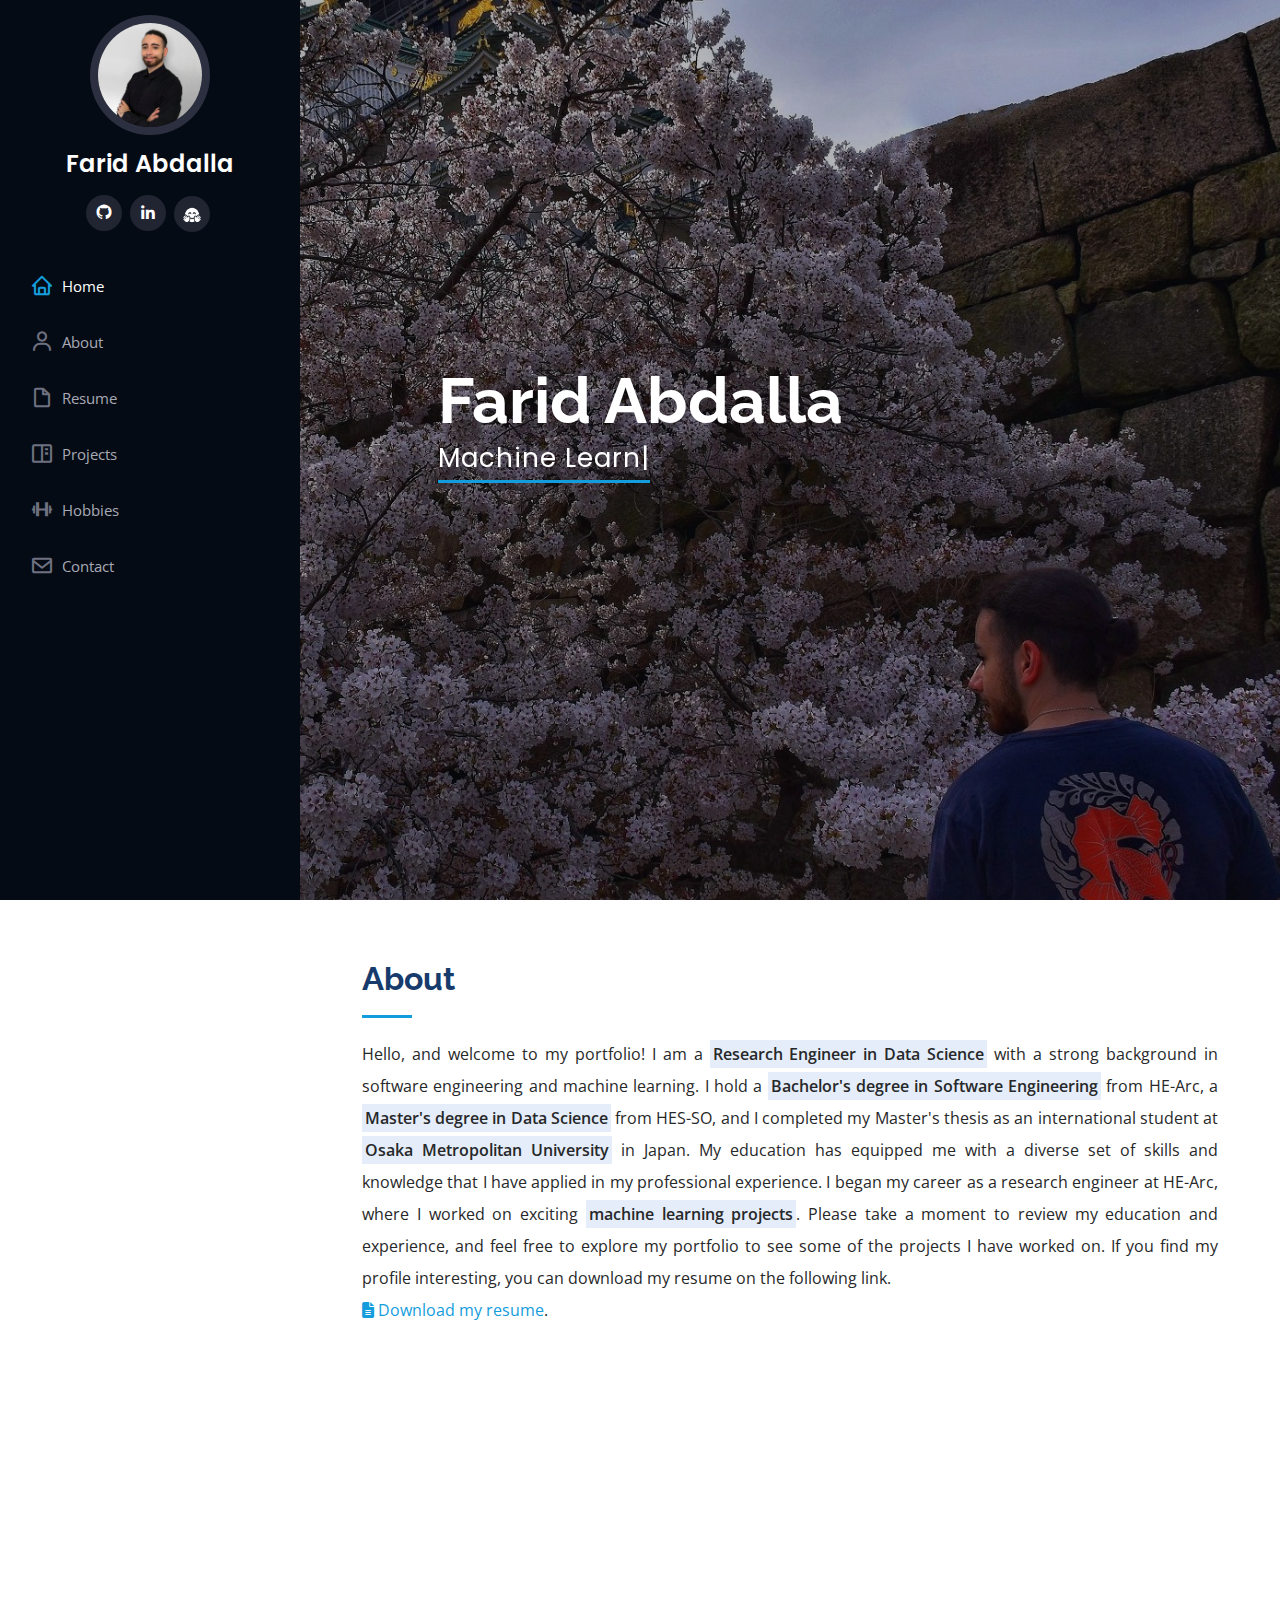
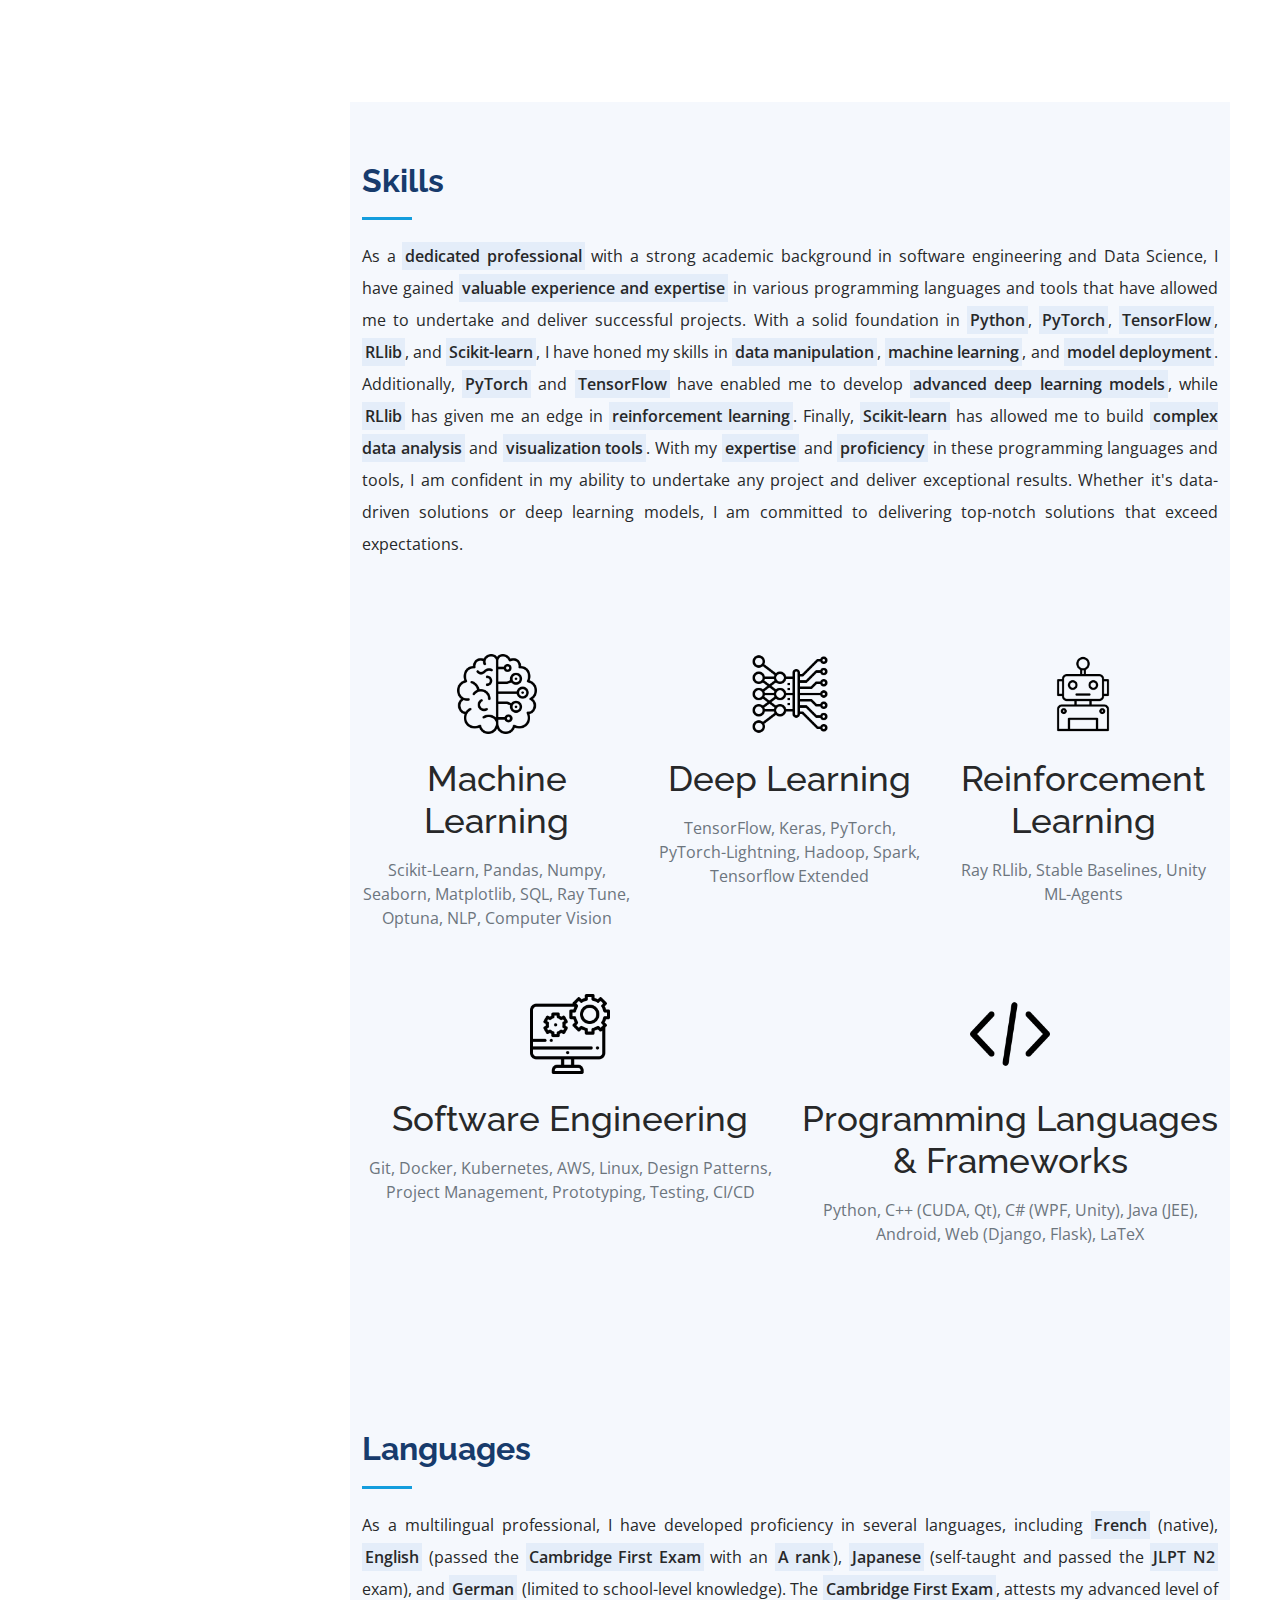
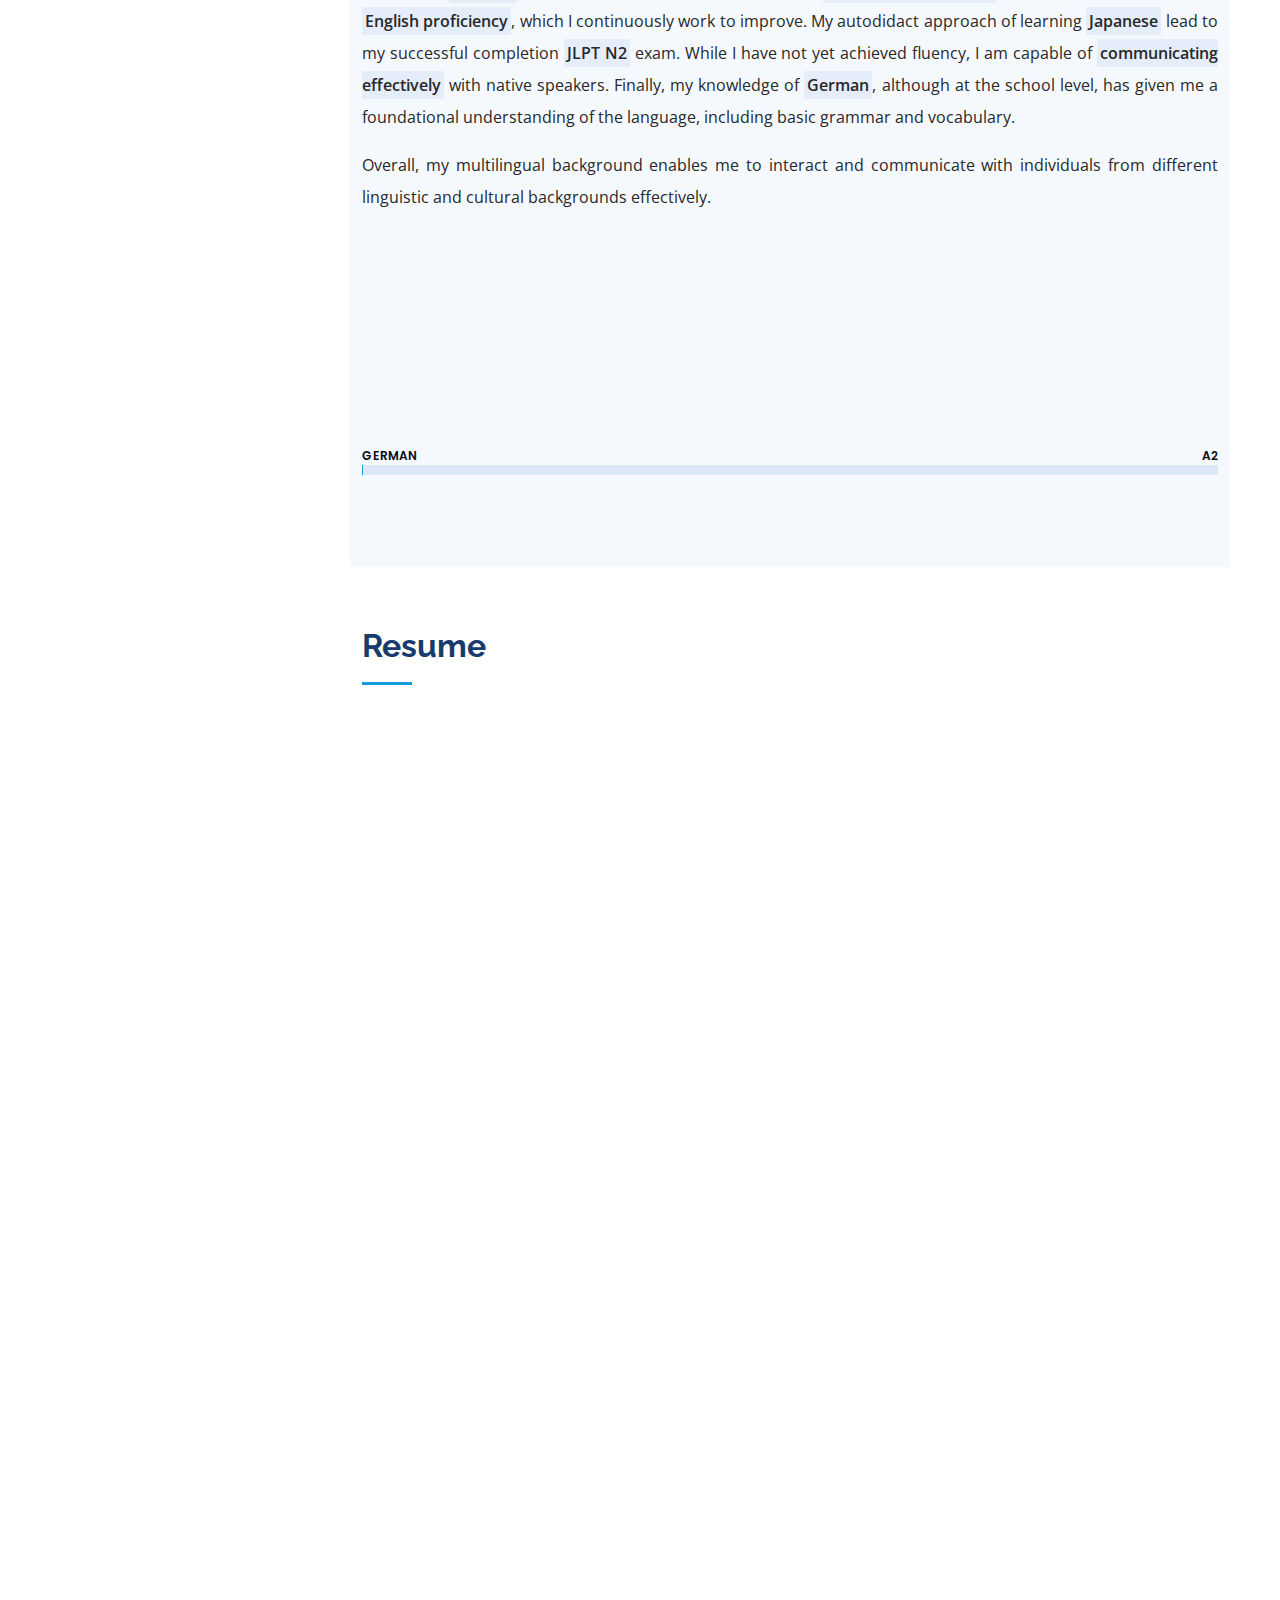
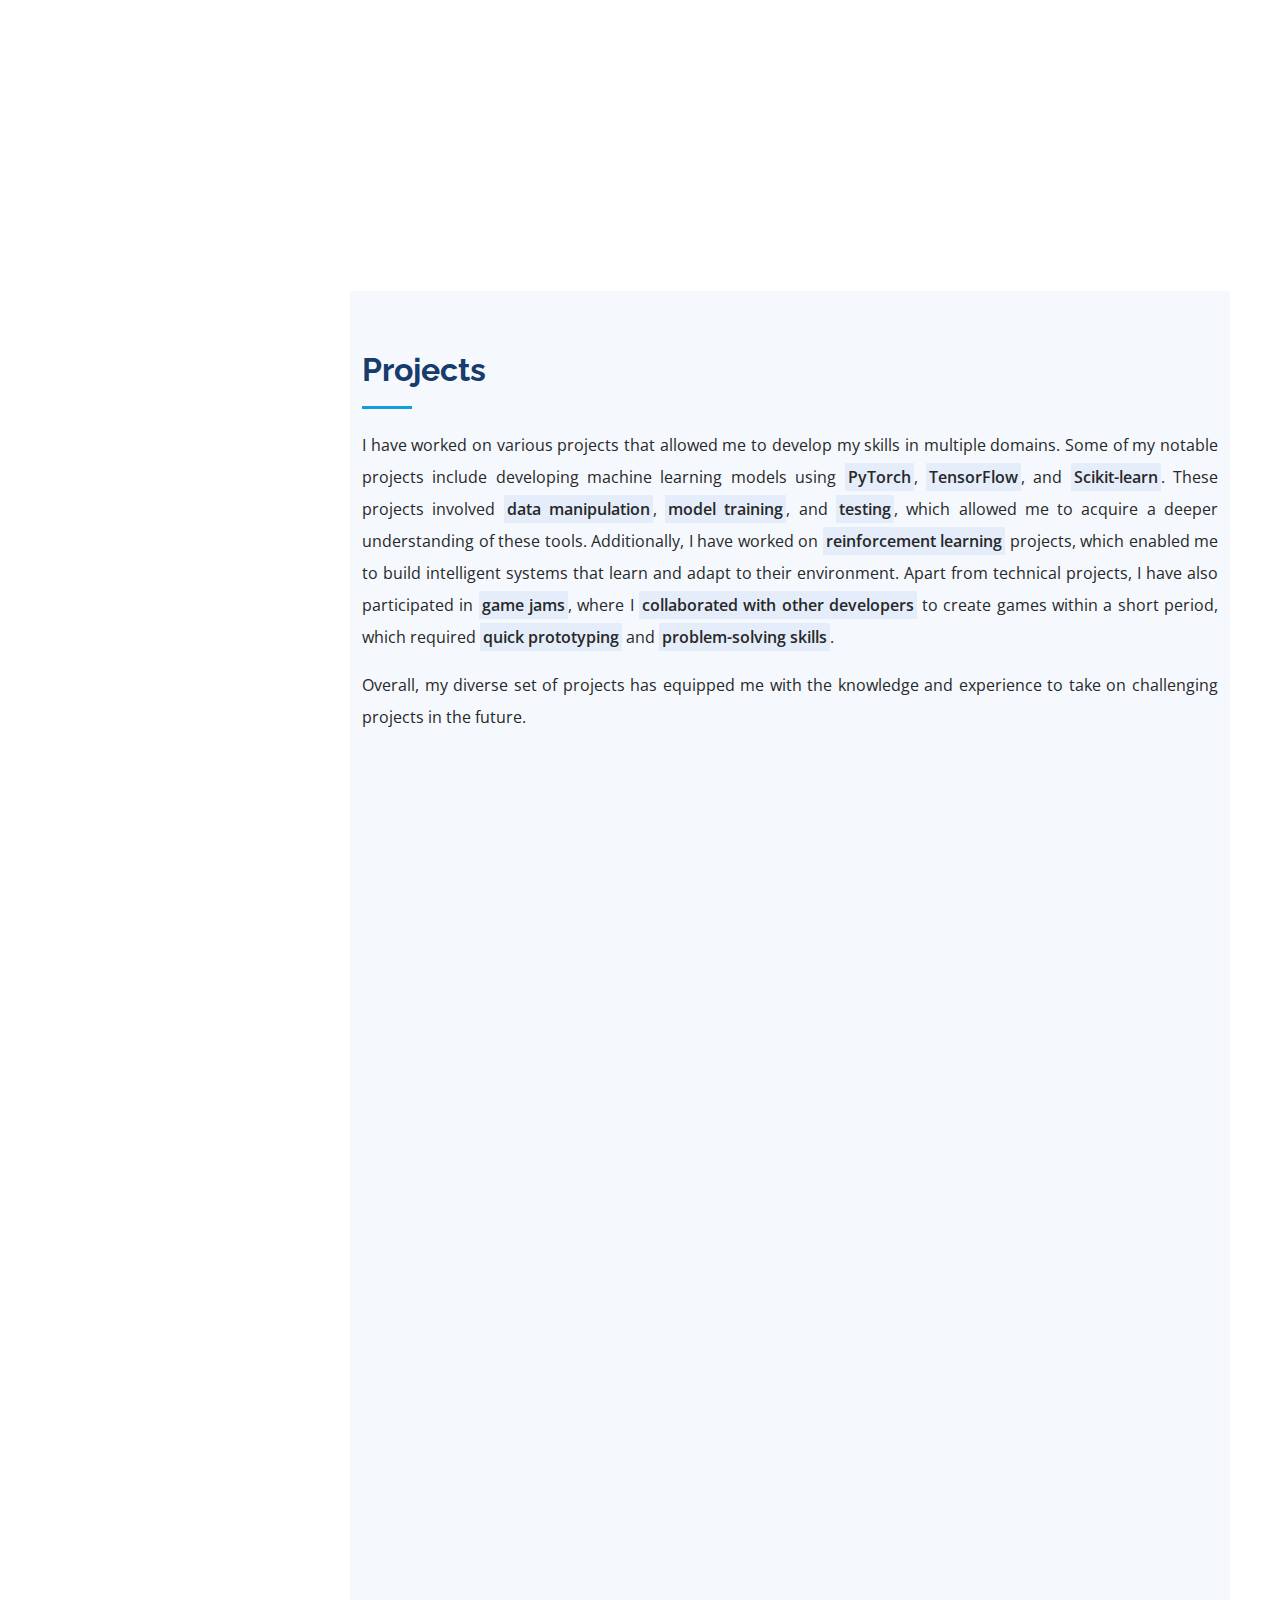
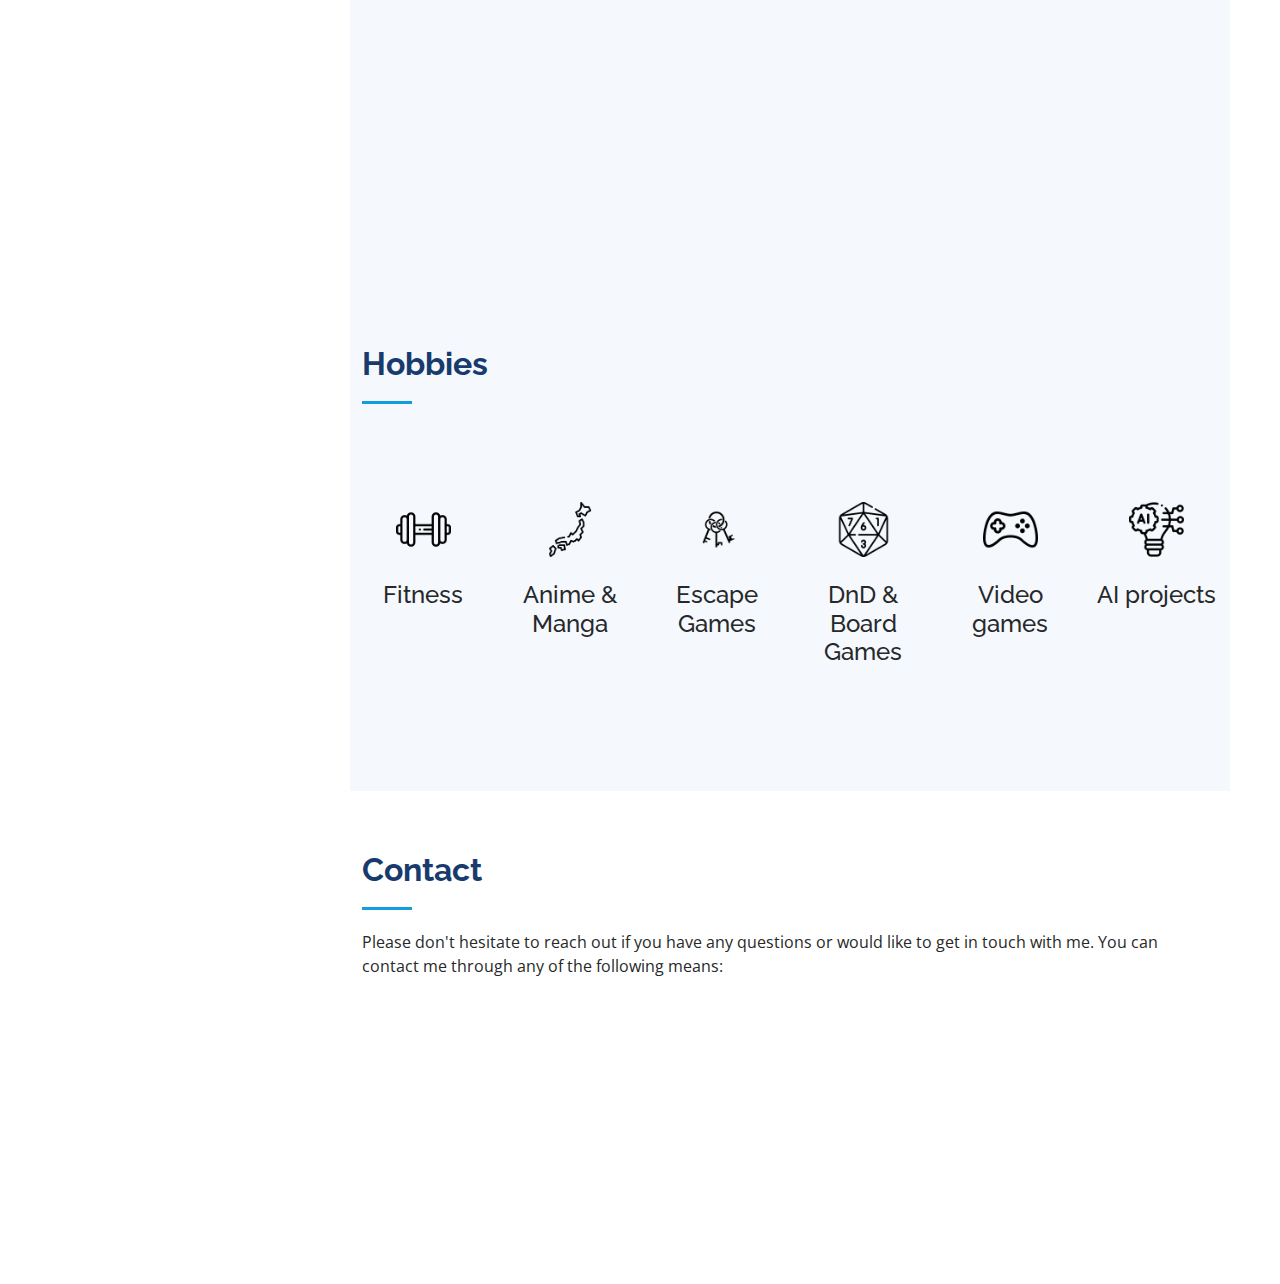
<file: index_deactivated.html>
<!DOCTYPE html>
<html lang="en">

<head>
  <!-- Google tag (gtag.js) -->
  <script async src="https://www.googletagmanager.com/gtag/js?id=G-YQEKRDTRTD"></script>
  <script>
    window.dataLayer = window.dataLayer || [];
    function gtag() { dataLayer.push(arguments); }
    gtag('js', new Date());

    gtag('config', 'G-YQEKRDTRTD');
  </script>
  <meta charset="utf-8">
  <meta content="width=device-width, initial-scale=1.0" name="viewport">

  <title>Farid Abdalla</title>
  <meta content="" name="description">
  <meta content="" name="keywords">

  <meta property='og:title' content='Farid Abdalla | Website' />
  <meta property='og:image' content='assets/img/thumbnail.png' />
  <meta property='og:description' content='This is the portfolio website of Farid Abdalla' />
  <meta property='og:url' content='kurokabe.github.io' />
  <meta property='og:image:width' content='1200' />
  <meta property='og:image:height' content='627' />
  <!-- TYPE BELOW IS PROBABLY: 'website' or 'article' or look on https://ogp.me/#types -->
  <meta property="og:type" content='website' />

  <!-- Favicons -->
  <link href="assets/img/favicon.png" rel="icon">
  <link href="assets/img/apple-touch-icon.png" rel="apple-touch-icon">

  <!-- Google Fonts -->
  <link
    href="https://fonts.googleapis.com/css?family=Open+Sans:300,300i,400,400i,600,600i,700,700i|Raleway:300,300i,400,400i,500,500i,600,600i,700,700i|Poppins:300,300i,400,400i,500,500i,600,600i,700,700i"
    rel="stylesheet">

  <link rel="stylesheet" href="https://cdnjs.cloudflare.com/ajax/libs/font-awesome/6.3.0/css/all.min.css">
  <!-- Vendor CSS Files -->
  <link href="assets/vendor/aos/aos.css" rel="stylesheet">
  <link href="assets/vendor/bootstrap/css/bootstrap.min.css" rel="stylesheet">
  <link href="assets/vendor/bootstrap-icons/bootstrap-icons.css" rel="stylesheet">
  <link href="assets/vendor/boxicons/css/boxicons.min.css" rel="stylesheet">
  <link href="assets/vendor/glightbox/css/glightbox.min.css" rel="stylesheet">
  <link href="assets/vendor/swiper/swiper-bundle.min.css" rel="stylesheet">

  <!-- Template Main CSS File -->
  <link href="assets/css/style.css" rel="stylesheet">
  <script>

    function age(birthdate) {
      const today = new Date();
      const age = today.getFullYear() - birthdate.getFullYear() -
        (today.getMonth() + 1 < birthdate.getMonth() ||
          (today.getMonth() + 1 === birthdate.getMonth() && today.getDate() < birthdate.getDate()));
      return age;
    }
  </script>


  <!-- =======================================================
  * Template Name: iPortfolio - v3.10.0
  * Template URL: https://bootstrapmade.com/iportfolio-bootstrap-portfolio-websites-template/
  * Author: BootstrapMade.com
  * License: https://bootstrapmade.com/license/
  ======================================================== -->
</head>

<body>

  <!-- ======= Mobile nav toggle button ======= -->
  <i class="bi bi-list mobile-nav-toggle d-xl-none"></i>

  <!-- ======= Header ======= -->
  <header id="header">
    <div class="d-flex flex-column">

      <div class="profile">
        <img src="assets/img/profile-img.jpg" alt="" class="img-fluid rounded-circle profile-img">
        <h1 class="text-light"><a href="index.html">Farid Abdalla</a></h1>
        <div class="social-links mt-3 text-center">
          <!-- <a href="#" class="twitter"><i class="bx bxl-twitter"></i></a> -->
          <a href="https://www.github.com/Kurokabe" class="github"><i class="bx bxl-github"></i></a>
          <a href="https://www.linkedin.com/in/farid-abdalla/" class="linkedin"><i class="bx bxl-linkedin"></i></a>
          <!-- <a href="https://www.kaggle.com/kurokabe"><i class="fa-brands fa-kaggle"></i></a> -->
          <a href="https://huggingface.co/Kurokabe"><img src="assets/img/icons/huggingface.png" class="huggingface"></a>
        </div>
      </div>

      <nav id="navbar" class="nav-menu navbar">
        <ul>
          <li><a href="#hero" class="nav-link scrollto active"><i class="bx bx-home"></i> <span>Home</span></a>
          </li>
          <li><a href="#about" class="nav-link scrollto"><i class="bx bx-user"></i> <span>About</span></a></li>
          <li><a href="#resume" class="nav-link scrollto"><i class="bx bx-file-blank"></i> <span>Resume</span></a>
          </li>
          <li><a href="#portfolio" class="nav-link scrollto"><i class="bx bx-book-content"></i>
              <span>Projects</span></a></li>
          <li><a href="#hobbies" class="nav-link scrollto"><i class='bx bx-dumbbell'></i>
              <span>Hobbies</span></a></li>
          <li><a href="#contact" class="nav-link scrollto"><i class="bx bx-envelope"></i> <span>Contact</span></a>
          </li>
        </ul>
      </nav><!-- .nav-menu -->
    </div>
  </header><!-- End Header -->

  <!-- ======= Hero Section ======= -->
  <section id="hero" class="d-flex flex-column justify-content-center align-items-center">
    <div class="hero-container" data-aos="fade-in">
      <h1>Farid Abdalla</h1>
      <p><span class="typed" data-typed-items="Machine Learning Engineer, Software Engineer, Data Scientist"></span></p>
    </div>
  </section><!-- End Hero -->

  <main id="main">

    <!-- ======= About Section ======= -->
    <section id="about" class="about">
      <div class="container">

        <div class="section-title">
          <h2>About</h2>
          <p class="lh-lg introduction-paragraph">Hello, and welcome to my portfolio! I am a <b>Research Engineer in
              Data Science</b> with a strong background in software engineering and machine learning. I hold a
            <b>Bachelor's degree in Software Engineering</b> from HE-Arc, a <b>Master's degree in Data Science</b>
            from HES-SO, and I completed my Master's thesis as an international student at <b>Osaka Metropolitan
              University</b> in Japan. My education has equipped me with a diverse set of skills and knowledge that I
            have applied in my professional experience. I began my career as a research engineer at HE-Arc, where I
            worked on exciting <b>machine learning projects</b>. Please take a moment to review my education and
            experience, and feel free to explore my portfolio to see some of the projects I have worked on. If you find
            my profile interesting, you can download my resume on the following link. <br /><a
              href="assets/resume.pdf"><i class="fa-solid fa-file-lines"></i> Download my resume</a>.
          </p>
          <!-- <p>As a skilled Machine Learning Engineer, I have a proven track record of executing successful machine
            learning projects from start to finish. With expertise in Python and deep learning frameworks such as
            TensorFlow and PyTorch, as well as Reinforcement Learning with RLlib, I have a strong foundation in the
            latest technologies. My experience includes developing explainable deep learning models, fine-tuning and
            deploying image classifiers, and applying reinforcement learning techniques to optimize workshop production.
            I have a passion for problem-solving and a drive to deliver high-quality results, making me an asset to any
            team.</p> -->
        </div>

        <div class="row align-items-center">
          <div class="col-md-4" data-aos="fade-right">
            <img src="assets/img/profile-img.jpg" class="img-fluid rounded-circle" alt="">
          </div>
          <div class="col-md-8 pt-4 pt-lg-0 content" data-aos="fade-left">
            <h3>Data Scientist &amp; Software Engineer</h3>
            <p class="fst-italic">
              <!-- Lorem ipsum dolor sit amet, consectetur adipiscing elit, sed do eiusmod tempor incididunt ut labore et
              dolore
              magna aliqua. -->
            </p>
            <div class="row">
              <div class="col-md-6">
                <ul>
                  <li><i class="bi bi-chevron-right"></i> <strong>Birthday:</strong> <span>20 March 1996
                      <script>const birthdate = new Date(1996, 3, 20);
                        const ageValue = age(birthdate);
                        document.write("(" + ageValue + " years)")</script>
                    </span></li>
                  <!-- <li><i class="bi bi-chevron-right"></i> <strong>Website:</strong> <span>www.example.com</span></li> -->
                  <!-- <li><i class="bi bi-chevron-right"></i> <strong>Phone:</strong> <span>+123 456 7890</span></li> -->
                  <li><i class="bi bi-chevron-right"></i> <strong>City:</strong> <span>Biel/Bienne, Switzerland</span>
                  <li><i class="bi bi-chevron-right"></i> <strong>Bachelor:</strong> <span>Software Engineering</span>
                  </li>
                  </li>
                </ul>
              </div>
              <div class="col-md-6">
                <ul>
                  <li><i class="bi bi-chevron-right"></i> <strong>Email:</strong>
                    <span>abdalla.farid@hotmail.com</span>
                  </li>
                  <li><i class="bi bi-chevron-right"></i> <strong>Nationality:</strong> <span>Swiss</span>
                  <li><i class="bi bi-chevron-right"></i> <strong>Master:</strong> <span>Data Science</span></li>
                </ul>
              </div>

              <!-- <div class="row">
                <div class="col-md-12">
                  <ul>
                    <li><i class="bi bi-chevron-right"></i> <strong>Availability for hiring:</strong> <span>2 months notice</span></li>
                  </ul>
                </div>
              </div> -->
            </div>
            <!-- <p>
              Officiis eligendi itaque labore et dolorum mollitia officiis optio vero. Quisquam sunt adipisci omnis et
              ut. Nulla accusantium dolor incidunt officia tempore. Et eius omnis.
              Cupiditate ut dicta maxime officiis quidem quia. Sed et consectetur qui quia repellendus itaque neque.
              Aliquid amet quidem ut quaerat cupiditate. Ab et eum qui repellendus omnis culpa magni laudantium dolores.
            </p> -->
          </div>
        </div>

      </div>
    </section><!-- End About Section -->

    <!-- ======= Facts Section ======= -->
    <!-- <section id="facts" class="facts">
      <div class="container">

        <div class="section-title">
          <h2>Facts</h2>
          <p>Magnam dolores commodi suscipit. Necessitatibus eius consequatur ex aliquid fuga eum quidem. Sit sint
            consectetur velit. Quisquam quos quisquam cupiditate. Et nemo qui impedit suscipit alias ea. Quia fugiat sit
            in iste officiis commodi quidem hic quas.</p>
        </div>

        <div class="row no-gutters">

          <div class="col-md-3 col-md-6 d-md-flex align-items-md-stretch" data-aos="fade-up">
            <div class="count-box">
              <i class="bi bi-emoji-smile"></i>
              <span data-purecounter-start="0" data-purecounter-end="232" data-purecounter-duration="1"
                class="purecounter"></span>
              <p><strong>Happy Clients</strong> consequuntur quae</p>
            </div>
          </div>

          <div class="col-md-3 col-md-6 d-md-flex align-items-md-stretch" data-aos="fade-up" data-aos-delay="100">
            <div class="count-box">
              <i class="bi bi-journal-richtext"></i>
              <span data-purecounter-start="0" data-purecounter-end="521" data-purecounter-duration="1"
                class="purecounter"></span>
              <p><strong>Projects</strong> adipisci atque cum quia aut</p>
            </div>
          </div>

          <div class="col-md-3 col-md-6 d-md-flex align-items-md-stretch" data-aos="fade-up" data-aos-delay="200">
            <div class="count-box">
              <i class="bi bi-headset"></i>
              <span data-purecounter-start="0" data-purecounter-end="1453" data-purecounter-duration="1"
                class="purecounter"></span>
              <p><strong>Hours Of Support</strong> aut commodi quaerat</p>
            </div>
          </div>

          <div class="col-md-3 col-md-6 d-md-flex align-items-md-stretch" data-aos="fade-up" data-aos-delay="300">
            <div class="count-box">
              <i class="bi bi-people"></i>
              <span data-purecounter-start="0" data-purecounter-end="32" data-purecounter-duration="1"
                class="purecounter"></span>
              <p><strong>Hard Workers</strong> rerum asperiores dolor</p>
            </div>
          </div>

        </div>

      </div>
    </section> -->
    <!-- End Facts Section -->

    <!-- ======= Skills Section ======= -->
    <section id="skills" class="skills section-bg">
      <div class="container">

        <div class="section-title">
          <h2>Skills</h2>
          <p class="lh-lg introduction-paragraph">As a <b>dedicated professional</b> with a strong academic background
            in software engineering and Data Science, I have gained <b>valuable
              experience and expertise</b> in various programming languages and tools that have allowed me to undertake
            and deliver successful projects. With a solid foundation in <b>Python</b>, <b>PyTorch</b>,
            <b>TensorFlow</b>,
            <b>RLlib</b>, and <b>Scikit-learn</b>, I have honed my skills in <b>data manipulation</b>, <b>machine
              learning</b>, and <b>model deployment</b>. Additionally, <b>PyTorch</b> and <b>TensorFlow</b> have
            enabled me to develop <b>advanced deep learning models</b>, while <b>RLlib</b> has given me an edge in
            <b>reinforcement
              learning</b>. Finally, <b>Scikit-learn</b> has allowed me to build <b>complex data analysis</b> and
            <b>visualization tools</b>. With my <b>expertise</b> and <b>proficiency</b> in these programming languages
            and tools, I am confident in my ability to undertake any project and deliver exceptional results. Whether
            it's data-driven solutions or deep learning models, I am committed to delivering top-notch solutions that
            exceed expectations.
          </p>
        </div>

        <div class="row skills-content">

          <div class="container-fluid">
            <div class="row my-5 justify-content-center">
              <div class="col-md-4 text-center">
                <img src="assets/img/icons/machine-learning.png" class="mb-4">
                <h1 class="mb-3"> Machine Learning</h1>
                <p class="text-muted"> Scikit-Learn, Pandas, Numpy, Seaborn, Matplotlib, SQL, Ray Tune, Optuna, NLP,
                  Computer Vision</p>
              </div>
              <div class="col-md-4 text-center">
                <img src="assets/img/icons/deep-learning.png" class="mb-4">
                <h1 class="mb-3"> Deep Learning</h1>
                <p class="text-muted">TensorFlow, Keras, PyTorch, PyTorch-Lightning, Hadoop, Spark, Tensorflow Extended
                </p>
              </div>
              <div class="col-md-4 text-center">
                <img src="assets/img/icons/robot.png" class="mb-4">
                <h1 class="mb-3">Reinforcement Learning</h1>
                <p class="text-muted"> Ray RLlib, Stable Baselines, Unity ML-Agents</p>
              </div>
            </div>
            <div class="row my-5 justify-content-center">
              <div class="col-md-6 text-center">
                <!-- <i class="fas fa-solid fa-5x fa-code mb-4"></i> -->
                <img src="assets/img/icons/computer.png" class="mb-4">
                <h1 class="mb-3"> Software Engineering</h1>
                <p class="text-muted"> Git, Docker, Kubernetes, AWS, Linux, Design Patterns, Project Management,
                  Prototyping, Testing, CI/CD</p>
              </div>

              <div class="col-md-6 text-center">
                <img src="assets/img/icons/coding.png" class="mb-4">
                <h1 class="mb-3"> Programming Languages & Frameworks</h1>
                <p class="text-muted"> Python, C++ (CUDA, Qt), C# (WPF, Unity), Java (JEE), Android, Web (Django,
                  Flask), LaTeX
                </p>
              </div>
            </div>
          </div>
        </div>
      </div>

      <!-- <div class="col-md-6" data-aos="fade-up">

            <div class="progress">
              <span class="skill">Python <i class="val">100%</i></span>
              <div class="progress-bar-wrap">
                <div class="progress-bar" role="progressbar" aria-valuenow="100" aria-valuemin="0" aria-valuemax="100">
                </div>
              </div>
            </div>

            <div class="progress">
              <span class="skill">Tensorflow <i class="val">80%</i></span>
              <div class="progress-bar-wrap">
                <div class="progress-bar" role="progressbar" aria-valuenow="80" aria-valuemin="0" aria-valuemax="100">
                </div>
              </div>
            </div>

            <div class="progress">
              <span class="skill">Scikit-Learn <i class="val">80%</i></span>
              <div class="progress-bar-wrap">
                <div class="progress-bar" role="progressbar" aria-valuenow="80" aria-valuemin="0" aria-valuemax="100">
                </div>
              </div>
            </div>

          </div>

          <div class="col-md-6" data-aos="fade-up" data-aos-delay="100">

            <div class="progress">
              <span class="skill">PyTorch <i class="val">80%</i></span>
              <div class="progress-bar-wrap">
                <div class="progress-bar" role="progressbar" aria-valuenow="80" aria-valuemin="0" aria-valuemax="100">
                </div>
              </div>
            </div>

            <div class="progress">
              <span class="skill">RLlib <i class="val">60%</i></span>
              <div class="progress-bar-wrap">
                <div class="progress-bar" role="progressbar" aria-valuenow="60" aria-valuemin="0" aria-valuemax="100">
                </div>
              </div>
            </div>
          
            <div class="progress">
              <span class="skill"> <i class="val">55%</i></span>
              <div class="progress-bar-wrap">
                <div class="progress-bar" role="progressbar" aria-valuenow="55" aria-valuemin="0" aria-valuemax="100">
                </div>
              </div>
            </div> -->

      <!-- </div> -->

      </div>

      </div>
    </section><!-- End Skills Section -->


    <!-- ======= Languages Section ======= -->
    <section id="skills" class="skills section-bg">
      <div class="container">

        <div class="section-title">
          <h2>Languages</h2>

          <p class="lh-lg introduction-paragraph">As a multilingual professional, I have developed proficiency in
            several languages,
            including <b>French</b>
            (native), <b>English</b> (passed the <b>Cambridge First Exam</b> with an <b>A rank</b>), <b>Japanese</b>
            (self-taught and
            passed the <b>JLPT N2</b> exam), and <b>German</b> (limited to school-level knowledge).

            The <b>Cambridge First Exam</b>, attests my advanced level
            of <b>English proficiency</b>, which I continuously work to improve.

            My autodidact approach of learning <b>Japanese</b> lead to my successful completion <b>JLPT N2</b> exam.
            While I have not yet
            achieved fluency, I am capable of <b>communicating effectively</b> with native
            speakers.

            Finally, my knowledge of <b>German</b>, although at the school level, has given me a foundational
            understanding of the language, including basic grammar and vocabulary.

          </p>
          <p class="lh-lg introduction-paragraph">
            Overall, my multilingual background enables me to interact and communicate with individuals from different
            linguistic and cultural backgrounds
            effectively.
          </p>
        </div>

        <div class="row skills-content">

          <div class="col-md" data-aos="fade-up">

            <div class="progress">
              <span class="skill">French <i class="val">Native</i></span>
              <div class="progress-bar-wrap">
                <div class="progress-bar" role="progressbar" aria-valuenow="100" aria-valuemin="0" aria-valuemax="100">
                </div>
              </div>
            </div>

            <div class="progress">
              <span class="skill">English <i class="val">C1</i></span>
              <div class="progress-bar-wrap">
                <div class="progress-bar" role="progressbar" aria-valuenow="80" aria-valuemin="0" aria-valuemax="100">
                </div>
              </div>

              <a href="assets/img/certificates/Cambridge English Language Assessment.png"
                data-gallery="languageCertificate" class="portfolio-lightbox"
                title="Cambridge English First Certificate"><i class="fa-solid fa-file-lines"></i> Cambridge English
                First Certificate</a>
            </div>

            <div class="progress mt-2">
              <span class="skill">Japanese <i class="val">B2-C1</i></span>
              <div class="progress-bar-wrap">
                <div class="progress-bar" role="progressbar" aria-valuenow="67.5" aria-valuemin="0" aria-valuemax="100">
                </div>
              </div>

              <a href="assets/img/certificates/Japanese Language Proficiency Test N2.png"
                data-gallery="languageCertificate" class="portfolio-lightbox" title="Certificate JLPT N2"><i
                  class="fa-solid fa-file-lines"></i>
                Japanese Language Proficiency Test N2 Certificate</a>
            </div>
          </div>

          <div class="progress">
            <span class="skill">German <i class="val">A2</i></span>
            <div class="progress-bar-wrap">
              <div class="progress-bar" role="progressbar" aria-valuenow="30" aria-valuemin="0" aria-valuemax="100">
              </div>
            </div>
          </div>

        </div>

      </div>

      </div>
    </section>
    <!-- ======= Resume Section ======= -->
    <section id="resume" class="resume">
      <div class="container">

        <div class="section-title">
          <h2>Resume</h2>
        </div>

        <div class="row">
          <div class="col-md-6" data-aos="fade-up">
            <!-- <h3 class="resume-title">Sumary</h3>
            <div class="resume-item pb-0">
              <h4>Alex Smith</h4>
              <p><em>Innovative and deadline-driven Graphic Designer with 3+ years of experience designing and
                  developing user-centered digital/print marketing material from initial concept to final, polished
                  deliverable.</em></p>
              <ul>
                <li>Portland par 127,Orlando, FL</li>
                <li>(123) 456-7891</li>
                <li>alice.barkley@example.com</li>
              </ul>
            </div> -->

            <h3 class="resume-title">Education</h3>
            <div class="resume-item">
              <h4>Master thesis</h4>
              <h5>April 2022 - September 2022</h5>
              <p><em>Osaka Metropolitan University, Osaka, Japan</em></p>
              <p><strong>Grade</strong>: 6.0 / 6.0</p>
              <p><strong>Thesis</strong>: Developed a model to generate videos conditioned on the
                first and the last frame. A video is generated in a frame-by-frame manner in order to have coherent
                movement between the given first and last frames. The model is trained on a custom dataset created from
                the Demon Slayer anime and create plausible movements close to the ground truth.</p>
              <a href="assets/img/certificates/Certificate of Study Osaka Metropolitan University.png"
                data-gallery="gradeTranscript" class="portfolio-lightbox"
                title="Certificate of Study at Osaka Metropolitan University"><i class="fa-solid fa-file-lines"></i>
                Certificate of Study</a>
            </div>
            <div class="resume-item">
              <h4>Master of Science in Engineering (MSE) - Data Science</h4>
              <h5>September 2019 - September 2020</h5>
              <p><em>HES-SO Master, Lausanne, Switzerland</em></p>
              <p><strong>Grade</strong>: GPA 5.5 / 6.0</p>
              <p><strong>Thesis</strong>: See above</p>
              <a href="assets/img/transcripts/Grade Transcript Master.png" data-gallery="gradeTranscript"
                class="portfolio-lightbox" title="Grade Transcript Master"><i class="fa-solid fa-file-lines"></i> Grade
                Transcript</a>
            </div>
            <div class="resume-item">
              <h4>Bachelor of Science in Computer Science - Software Engineering</h4>
              <h5>September 2016 - September 2019</h5>
              <p><em>HE-Arc, Neuchâtel, Switzerland</em></p>
              <p><strong>Grade</strong>: GPA 5.6 / 6.0</p>
              <p><strong>Award</strong>: Best GPA</p>
              <p><strong>Thesis</strong>: Used Reinforcement Learning with Unity ML-Agents in order to simulate and
                optimize the production of machines inside a workshop. The machines are trained to adapt to the workshop
                composition and manage to complete orders of variable complexity while continuously reducing the
                production time.
              </p>
              <a href="assets/img/transcripts/Grade Transcript Bachelor.png" data-gallery="gradeTranscript"
                class="portfolio-lightbox" title="Grade Transcript Bachelor"><i class="fa-solid fa-file-lines"></i>
                Grade Transcript</a>
              </p>
            </div>
          </div>
          <div class="col-md-6" data-aos="fade-up" data-aos-delay="100">
            <h3 class="resume-title">Professional Experience</h3>
            <div class="resume-item">
              <h4>Research Engineer in Data Science</h4>
              <h5>September 2020 - Present</h5>
              <p><em>Haute Ecole Arc, Neuchâtel, Switzerland</em></p>
              <ul>
                <li>Utilize software engineering expertise to develop products throughout the software lifecycle to
                  solve client problems, from ideation and requirements definition to development and successful
                  deployment</li>
                <li>Design, build, evaluate, tune, and deploy machine learning, deep learning and RL solutions using
                  PyTorch, TensorFlow, and Ray RLlib.</li>
                <li>
                  Work with various data sources, such as time series, images, videos
                  and natural language data, to create effective data-driven solutions.</li>
                <li>
                  Clean and preprocessed data to ensure accuracy, consistency, and
                  develop robust data pipelines to streamline data processing and
                  analysis.</li>
                <li>
                  Collaborate with cross-functional teams to develop AI solutions and
                  integrate machine learning models into real world applications.</li>
              </ul>
            </div>
            <h3 class="resume-title">Certifications</h3>
            <div class="resume-item">
              <h4>Hugging Face Deep Reinforcement Learning Course</h4>
              <h5>March 2023</h5>
              <p><em><a
                    href="https://huggingface.co/deep-rl-course/unit0/introduction">https://huggingface.co/deep-rl-course/
                  </a></em>
              </p>
              <p><strong>Grade</strong>: Excellent</p>
              <a href="assets/img/certificates/huggingface_RL_Course.png" data-gallery="gradeTranscript"
                class="portfolio-lightbox" title="Hugging Face Deep Reinforcement Learning Course"><i
                  class="fa-solid fa-file-lines"></i></i> Certificate</a>
            </div>
            <div class="resume-item">
              <h4>Winter School in Data Analytics and Machine Learning</h4>
              <h5>Spring 2021</h5>
              <p><em>University of Fribourg, Fribourg, Switzerland</em></p>
              <p><strong>Grade</strong>: GPA 5.6/6.0</p>
              <a href="assets/img/certificates/Certificat_Winter School in Data Analytics and Machine Learning with grade _ Farid Abdalla.png"
                data-gallery="gradeTranscript" class="portfolio-lightbox"
                title="Grade Transcript Winter School in Data Analytics and Machine Learning"><i
                  class="fa-solid fa-file-lines"></i></i> Certificate with grade</a>
            </div>
          </div>
        </div>

      </div>
    </section><!-- End Resume Section -->

    <!-- ======= Portfolio Section ======= -->
    <section id="portfolio" class="portfolio section-bg">
      <div class="container">

        <div class="section-title">
          <h2>Projects</h2>
          <p class="lh-lg introduction-paragraph">I have worked on various projects that allowed me to develop my
            skills in multiple domains.

            Some of my notable projects include developing machine learning models using
            <b>PyTorch</b>,
            <b>TensorFlow</b>, and <b>Scikit-learn</b>.
            These projects involved <b>data manipulation</b>, <b>model training</b>, and <b>testing</b>, which allowed
            me to acquire a deeper understanding of these tools.

            Additionally, I have worked on <b>reinforcement learning</b> projects, which enabled me to build
            intelligent systems that learn and adapt to their environment. Apart from technical projects, I have also
            participated in <b>game jams</b>, where I <b>collaborated with other developers</b> to create games within a
            short period, which required <b>quick prototyping</b> and <b>problem-solving skills</b>.
          </p>
          <p class="lh-lg introduction-paragraph">
            Overall, my diverse set of projects has equipped me with the knowledge and experience to take on challenging
            projects in the future.
          </p>
        </div>

        <div class="row" data-aos="fade-up">
          <div class="col-md-12 d-flex justify-content-center">
            <ul id="portfolio-flters">
              <li data-filter="*" class="filter-active">All</li>
              <li data-filter=".filter-pytorch">PyTorch</li>
              <li data-filter=".filter-tf">Tensorflow</li>
              <li data-filter=".filter-sklearn">Scikit-Learn</li>
              <li data-filter=".filter-RL">Reinforcement Learning</li>
              <li data-filter=".filter-games">Game Jam</li>
            </ul>
          </div>
        </div>

        <div class="row portfolio-container" data-aos="fade-up" data-aos-delay="100">

          <!-- TorchGANime -->
          <div class="col-lg-4 col-md-6 portfolio-item filter-pytorch">
            <div class="portfolio-img"><img src="assets/img/portfolio/torchganime_logo.gif" class="img-fluid"></div>
            <div class="portfolio-info">
              <h4>TorchGANime</h4>
              <div class="container">
                <div class="row">
                  <p class="col-md">Video generation of anime content conditioned on two frames (PyTorch implementation)
                  </p>
                  <div class="col-1">
                    <!-- <a href="assets/img/portfolio/torchganime_logo.gif" data-gallery="portfolioGallery"
                      class="portfolio-lightbox preview-link" title="App 3"><i class="bx bx-plus"></i></a> -->
                    <a href="https://github.com/Kurokabe/TorchGANime" class="details-link" title="More Details"><i
                        class="bx bx-link"></i></a>
                  </div>
                </div>
              </div>
            </div>
          </div>

          <!-- SceneDataset -->
          <div class="col-lg-4 col-md-6 portfolio-item filter-pytorch">
            <div class="portfolio-img"><img src="assets/img/portfolio/SceneDataset.png" class="img-fluid"></div>
            <div class="portfolio-info">
              <h4>SceneDataset</h4>
              <div class="container">
                <div class="row">
                  <p class="col-md">PyTorch Dataset which splits scenes with PySceneDetect and optimally load them
                    with Decord</p>
                  <div class="col-1">
                    <!-- <a href="assets/img/portfolio/SceneDataset.png" data-gallery="portfolioGallery"
                      class="portfolio-lightbox preview-link" title="App 3"><i class="bx bx-plus"></i></a> -->
                    <a href="https://github.com/Kurokabe/SceneDataset" class="details-link" title="More Details"><i
                        class="bx bx-link"></i></a>
                  </div>
                </div>
              </div>
            </div>
          </div>

          <!-- GANime -->
          <div class="col-lg-4 col-md-6 portfolio-item filter-tf">
            <div class="portfolio-img"><img src="assets/img/portfolio/ganime_logo.gif" class="img-fluid"></div>
            <div class="portfolio-info">
              <h4>GANime</h4>
              <div class="container">
                <div class="row">
                  <p class="col-md">Video generation of anime content conditioned on two frames (Tensorflow
                    implementation)</p>
                  <div class="col-1">
                    <!-- <a href="assets/img/portfolio/ganime_logo.gif" data-gallery="portfolioGallery"
                      class="portfolio-lightbox preview-link" title="App 3"><i class="bx bx-plus"></i></a> -->
                    <a href="https://github.com/Kurokabe/GANime" class="details-link" title="More Details"><i
                        class="bx bx-link"></i></a>
                  </div>
                </div>
              </div>
            </div>
          </div>

          <!-- SOON-RL -->
          <div class="col-lg-4 col-md-6 portfolio-item filter-RL">
            <div class="portfolio-img"><img src="assets/img/portfolio/soon.png" class="img-fluid"></div>
            <div class="portfolio-info">
              <h4>SOON-RL</h4>
              <div class="container">
                <div class="row">
                  <p class="col-md">Workshop production optimization on a multi-agent setup with Reinforcement Learning
                  </p>
                  <div class="col-1">
                    <!-- <a href="assets/img/portfolio/soon.png" data-gallery="portfolioGallery"
                      class="portfolio-lightbox preview-link" title="SOON-RL"><i class="bx bx-plus"></i></a> -->
                    <a href="soon_rl.html" class="details-link" title="More Details"><i class="bx bx-link"></i></a>
                  </div>
                </div>
              </div>
            </div>
          </div>

          <!-- DL4Space -->
          <div class="col-lg-4 col-md-6 portfolio-item filter-pytorch">
            <div class="portfolio-img"><img src="assets/img/portfolio/dl4space.png" class="img-fluid"></div>
            <div class="portfolio-info">
              <h4>DL4Space</h4>
              <div class="container">
                <div class="row">
                  <p class="col-md">Anomaly detection and root cause investigation with explainable models on satellites
                    data</p>
                  <div class="col-1">
                    <!-- <a href="assets/img/portfolio/dl4space.png" data-gallery="portfolioGallery"
                      class="portfolio-lightbox preview-link" title="DL4Space"><i class="bx bx-plus"></i></a> -->
                    <a href="dl4space.html" class="details-link" title="More Details"><i class="bx bx-link"></i></a>
                  </div>
                </div>
              </div>
            </div>
          </div>

          <!-- MoDoS -->
          <div class="col-lg-4 col-md-6 portfolio-item filter-tf">
            <div class="portfolio-img"><img src="assets/img/portfolio/modos.png" class="img-fluid"></div>
            <div class="portfolio-info">
              <h4>MoDoS</h4>
              <div class="container">
                <div class="row">
                  <p class="col-md">Model fine-tuning on a highly imbalanced dataset of urban images
                  </p>
                  <div class="col-1">
                    <!-- <a href="assets/img/portfolio/modos.png" data-gallery="portfolioGallery"
                      class="portfolio-lightbox preview-link" title="MoDoS"><i class="bx bx-plus"></i></a> -->
                    <a href="modos.html" class="details-link" title="More Details"><i class="bx bx-link"></i></a>
                  </div>
                </div>
              </div>
            </div>
          </div>

          <!-- PPI -->
          <div class="col-lg-4 col-md-6 portfolio-item filter-tf">
            <div class="portfolio-img"><img src="assets/img/portfolio/ppi.png" class="img-fluid"></div>
            <div class="portfolio-info">
              <h4>PPI</h4>
              <div class="container">
                <div class="row">
                  <p class="col-md">Explainable deep learning model to assist a trader in making decisions on different
                    currency pairs</p>
                  <div class="col-1">
                    <!-- <a href="assets/img/portfolio/ppi.png" data-gallery="portfolioGallery"
                      class="portfolio-lightbox preview-link" title="PPI"><i class="bx bx-plus"></i></a> -->
                    <a href="ppi.html" class="details-link" title="More Details"><i class="bx bx-link"></i></a>
                  </div>
                </div>
              </div>
            </div>
          </div>


          <!-- Clustering Tool -->
          <!-- <div class="col-lg-4 col-md-6 portfolio-item filter-sklearn">
            <div class="portfolio-img"><img src="assets/img/portfolio/clustering.png" class="img-fluid">
            </div>
            <div class="portfolio-info">
              <h4>Clustering Tool</h4>
              <div class="container">
                <div class="row">
                  <p class="col-md">Clustering of electricity consumption based on different user profiles
                  </p>
                  <div class="col-1">
                    <a href="assets/img/portfolio/clustering.png" data-gallery="portfolioGallery"
                      class="portfolio-lightbox preview-link" title="Clustering Tool"><i class="bx bx-plus"></i></a>
                    <a href="portfolio-details.html" class="details-link" title="More Details"><i
                        class="bx bx-link"></i></a>
                  </div>
                </div>
              </div>
            </div>
          </div> -->

          <!-- Clippy -->
          <div class="col-lg-4 col-md-6 portfolio-item filter-games">
            <div class="portfolio-img"><img src="assets/img/portfolio/clippy.png" class="img-fluid">
            </div>
            <div class="portfolio-info">
              <h4>Mark and Clippy</h4>
              <div class="container">
                <div class="row">
                  <p class="col-md"> GMTK Game Jam 2020 with the theme: Out of Control</p>
                  <div class="col-1">
                    <!-- <a href="assets/img/portfolio/clippy.png" data-gallery="portfolioGallery"
                      class="portfolio-lightbox preview-link" title="Mark and Clippy"><i class="bx bx-plus"></i></a> -->
                    <a href="https://the-wildfire.itch.io/clippy-and-mark" class="details-link" title="More Details"><i
                        class="bx bx-link"></i></a>
                  </div>
                </div>
              </div>
            </div>
          </div>



          <!-- K-Defaults -->
          <div class="col-lg-4 col-md-6 portfolio-item filter-sklearn">
            <div class="portfolio-img"><img src="assets/img/portfolio/ceramaret.png" class="img-fluid">
            </div>
            <div class="portfolio-info">
              <h4>K-Defaults</h4>
              <div class="container">
                <div class="row">
                  <p class="col-md">Multi-label classification on textual descriptions for a quality control
                    application.
                  </p>
                  <div class="col-1">
                    <!-- <a href="assets/img/portfolio/ceramaret.png" data-gallery="portfolioGallery"
                      class="portfolio-lightbox preview-link" title="K-Defaults"><i class="bx bx-plus"></i></a> -->
                    <a href="kdefaults.html" class="details-link" title="More Details"><i class="bx bx-link"></i></a>
                  </div>
                </div>
              </div>
            </div>
          </div>

          <!-- Magic Valley -->
          <div class="col-lg-4 col-md-6 portfolio-item filter-games">
            <div class="portfolio-img"><img src="assets/img/portfolio/magic_valley.png" class="img-fluid">
            </div>
            <div class="portfolio-info">
              <h4>Magic Valley</h4>
              <div class="container">
                <div class="row">
                  <p class="col-md">Game created for the Nordic Game Jam Online (theme : everyday magic) and for the
                    Ludum Dare 46 (theme : keep it alive)
                  </p>
                  <div class="col-1">
                    <!-- <a href="assets/img/portfolio/magic_valley.png" data-gallery="portfolioGallery"
                      class="portfolio-lightbox preview-link" title="Magic Valley"><i class="bx bx-plus"></i></a> -->
                    <a href="https://spicypaper.itch.io/magic-valley" class="details-link" title="More Details"><i
                        class="bx bx-link"></i></a>
                  </div>
                </div>
              </div>
            </div>
          </div>

          <!-- Magnet Arena -->
          <div class="col-lg-4 col-md-6 portfolio-item filter-games">
            <div class="portfolio-img"><img src="assets/img/portfolio/magnet_arena.png" class="img-fluid">
            </div>
            <div class="portfolio-info">
              <h4>Magnet Arena</h4>
              <div class="container">
                <div class="row">
                  <p class="col-md">Game created for the GMTK 2021 Game Jam with the theme:
                    Joined Together</p>
                  <div class="col-1">
                    <!-- <a href="assets/img/portfolio/magnet_arena.png" data-gallery="portfolioGallery"
                      class="portfolio-lightbox preview-link" title="Magnet Arena"><i class="bx bx-plus"></i></a> -->
                    <a href="https://spicypaper.itch.io/magnet-arena" class="details-link" title="More Details"><i
                        class="bx bx-link"></i></a>
                  </div>
                </div>
              </div>
            </div>
          </div>

          <!-- The legend of the empty one -->
          <div class="col-lg-4 col-md-6 portfolio-item filter-games">
            <div class="portfolio-img"><img src="assets/img/portfolio/empty_one.png" class="img-fluid">
            </div>
            <div class="portfolio-info">
              <h4>The Legend of the Empty One</h4>
              <div class="container">
                <div class="row">
                  <p class="col-md">Game created for the Ludum Dare 45 Game Jam with the theme:
                    Start with nothing</p>
                  <div class="col-1">
                    <!-- <a href="assets/img/portfolio/empty_one.png" data-gallery="portfolioGallery"
                      class="portfolio-lightbox preview-link" title="The Legend of the Empty One"><i
                        class="bx bx-plus"></i></a> -->
                    <a href="https://spicypaper.itch.io/the-legend-of-the-empty-one" class="details-link"
                      title="More Details"><i class="bx bx-link"></i></a>
                  </div>
                </div>
              </div>
            </div>

          </div>

        </div>
    </section><!-- End Portfolio Section -->

    <!-- ======= Services Section ======= -->
    <!-- <section id="services" class="services">
      <div class="container">

        <div class="section-title">
          <h2>Services</h2>
          <p>Magnam dolores commodi suscipit. Necessitatibus eius consequatur ex aliquid fuga eum quidem. Sit sint
            consectetur velit. Quisquam quos quisquam cupiditate. Et nemo qui impedit suscipit alias ea. Quia fugiat sit
            in iste officiis commodi quidem hic quas.</p>
        </div>

        <div class="row">
          <div class="col-md-4 col-md-6 icon-box" data-aos="fade-up">
            <div class="icon"><i class="bi bi-briefcase"></i></div>
            <h4 class="title"><a href="">Lorem Ipsum</a></h4>
            <p class="description">Voluptatum deleniti atque corrupti quos dolores et quas molestias excepturi sint
              occaecati cupiditate non provident</p>
          </div>
          <div class="col-md-4 col-md-6 icon-box" data-aos="fade-up" data-aos-delay="100">
            <div class="icon"><i class="bi bi-card-checklist"></i></div>
            <h4 class="title"><a href="">Dolor Sitema</a></h4>
            <p class="description">Minim veniam, quis nostrud exercitation ullamco laboris nisi ut aliquip ex ea commodo
              consequat tarad limino ata</p>
          </div>
          <div class="col-md-4 col-md-6 icon-box" data-aos="fade-up" data-aos-delay="200">
            <div class="icon"><i class="bi bi-bar-chart"></i></div>
            <h4 class="title"><a href="">Sed ut perspiciatis</a></h4>
            <p class="description">Duis aute irure dolor in reprehenderit in voluptate velit esse cillum dolore eu
              fugiat nulla pariatur</p>
          </div>
          <div class="col-md-4 col-md-6 icon-box" data-aos="fade-up" data-aos-delay="300">
            <div class="icon"><i class="bi bi-binoculars"></i></div>
            <h4 class="title"><a href="">Magni Dolores</a></h4>
            <p class="description">Excepteur sint occaecat cupidatat non proident, sunt in culpa qui officia deserunt
              mollit anim id est laborum</p>
          </div>
          <div class="col-md-4 col-md-6 icon-box" data-aos="fade-up" data-aos-delay="400">
            <div class="icon"><i class="bi bi-brightness-high"></i></div>
            <h4 class="title"><a href="">Nemo Enim</a></h4>
            <p class="description">At vero eos et accusamus et iusto odio dignissimos ducimus qui blanditiis praesentium
              voluptatum deleniti atque</p>
          </div>
          <div class="col-md-4 col-md-6 icon-box" data-aos="fade-up" data-aos-delay="500">
            <div class="icon"><i class="bi bi-calendar4-week"></i></div>
            <h4 class="title"><a href="">Eiusmod Tempor</a></h4>
            <p class="description">Et harum quidem rerum facilis est et expedita distinctio. Nam libero tempore, cum
              soluta nobis est eligendi</p>
          </div>
        </div>

      </div>
    </section> -->

    <!-- End Services Section -->

    <!-- ======= Testimonials Section ======= -->
    <!-- <section id="testimonials" class="testimonials section-bg">
      <div class="container">

        <div class="section-title">
          <h2>Testimonials</h2>
          <p>Magnam dolores commodi suscipit. Necessitatibus eius consequatur ex aliquid fuga eum quidem. Sit sint
            consectetur velit. Quisquam quos quisquam cupiditate. Et nemo qui impedit suscipit alias ea. Quia fugiat sit
            in iste officiis commodi quidem hic quas.</p>
        </div>

        <div class="testimonials-slider swiper" data-aos="fade-up" data-aos-delay="100">
          <div class="swiper-wrapper">

            <div class="swiper-slide">
              <div class="testimonial-item" data-aos="fade-up">
                <p>
                  <i class="bx bxs-quote-alt-left quote-icon-left"></i>
                  Proin iaculis purus consequat sem cure digni ssim donec porttitora entum suscipit rhoncus. Accusantium
                  quam, ultricies eget id, aliquam eget nibh et. Maecen aliquam, risus at semper.
                  <i class="bx bxs-quote-alt-right quote-icon-right"></i>
                </p>
                <img src="assets/img/testimonials/testimonials-1.jpg" class="testimonial-img" alt="">
                <h3>Saul Goodman</h3>
                <h4>Ceo &amp; Founder</h4>
              </div>
            </div>
            

            <div class="swiper-slide">
              <div class="testimonial-item" data-aos="fade-up" data-aos-delay="100">
                <p>
                  <i class="bx bxs-quote-alt-left quote-icon-left"></i>
                  Export tempor illum tamen malis malis eram quae irure esse labore quem cillum quid cillum eram malis
                  quorum velit fore eram velit sunt aliqua noster fugiat irure amet legam anim culpa.
                  <i class="bx bxs-quote-alt-right quote-icon-right"></i>
                </p>
                <img src="assets/img/testimonials/testimonials-2.jpg" class="testimonial-img" alt="">
                <h3>Sara Wilsson</h3>
                <h4>Designer</h4>
              </div>
            </div>
            

            <div class="swiper-slide">
              <div class="testimonial-item" data-aos="fade-up" data-aos-delay="200">
                <p>
                  <i class="bx bxs-quote-alt-left quote-icon-left"></i>
                  Enim nisi quem export duis labore cillum quae magna enim sint quorum nulla quem veniam duis minim
                  tempor labore quem eram duis noster aute amet eram fore quis sint minim.
                  <i class="bx bxs-quote-alt-right quote-icon-right"></i>
                </p>
                <img src="assets/img/testimonials/testimonials-3.jpg" class="testimonial-img" alt="">
                <h3>Jena Karlis</h3>
                <h4>Store Owner</h4>
              </div>
            </div>
            

            <div class="swiper-slide">
              <div class="testimonial-item" data-aos="fade-up" data-aos-delay="300">
                <p>
                  <i class="bx bxs-quote-alt-left quote-icon-left"></i>
                  Fugiat enim eram quae cillum dolore dolor amet nulla culpa multos export minim fugiat minim velit
                  minim dolor enim duis veniam ipsum anim magna sunt elit fore quem dolore labore illum veniam.
                  <i class="bx bxs-quote-alt-right quote-icon-right"></i>
                </p>
                <img src="assets/img/testimonials/testimonials-4.jpg" class="testimonial-img" alt="">
                <h3>Matt Brandon</h3>
                <h4>Freelancer</h4>
              </div>
            </div>
            

            <div class="swiper-slide">
              <div class="testimonial-item" data-aos="fade-up" data-aos-delay="400">
                <p>
                  <i class="bx bxs-quote-alt-left quote-icon-left"></i>
                  Quis quorum aliqua sint quem legam fore sunt eram irure aliqua veniam tempor noster veniam enim culpa
                  labore duis sunt culpa nulla illum cillum fugiat legam esse veniam culpa fore nisi cillum quid.
                  <i class="bx bxs-quote-alt-right quote-icon-right"></i>
                </p>
                <img src="assets/img/testimonials/testimonials-5.jpg" class="testimonial-img" alt="">
                <h3>John Larson</h3>
                <h4>Entrepreneur</h4>
              </div>
            </div>
            

          </div>
          <div class="swiper-pagination"></div>
        </div>

      </div>
    </section> -->
    <!-- End Testimonials Section -->

    <!-- ======= Certificates Section ======= -->

    <section id="hobbies" class="hobbies section-bg">
      <div class="container">

        <div class="section-title">
          <h2>Hobbies</h2>
        </div>

        <div class="row hobbies-content">
          <div class="container-fluid">
            <div class="row my-5 justify-content-center">
              <div class="col-md text-center">
                <img src="assets/img/icons/dumbbell.png" class="mb-4">
                <h4 class="mb-3">Fitness</h4>
              </div>
              <div class="col-md text-center">
                <img src="assets/img/icons/japan.png" class="mb-4">
                <h4 class="mb-3">Anime & Manga</h4>
              </div>
              <div class="col-md text-center">
                <img src="assets/img/icons/escape_games.png" class="mb-4">
                <h4 class="mb-3">Escape Games</h4>
              </div>
              <div class="col-md text-center">
                <img src="assets/img/icons/dnd.png" class="mb-4">
                <h4 class="mb-3">DnD & Board Games</h4>
              </div>
              <div class="col-md text-center">
                <img src="assets/img/icons/console.png" class="mb-4">
                <h4 class="mb-3">Video games</h4>
              </div>
              <div class="col-md text-center">
                <img src="assets/img/icons/innovation.png" class="mb-4">
                <h4 class="mb-3">AI projects</h4>
              </div>
            </div>
          </div>
        </div>

    </section>
    <!-- End Hobbies Section -->

    <!-- ======= Contact Section ======= -->
    <section id="contact" class="contact">
      <div class="container">

        <div class="section-title">
          <h2>Contact</h2>
          <p>Please don't hesitate to reach out if you have any questions or would like to get in touch with me. You can
            contact me through any of the following means:</p>
        </div>

        <div class="row" data-aos="fade-in">

          <div class="col-lg-4 col-md-8 d-flex justify-content-center mb-3">
            <div class="info">
              <div class="link">
                <i class="bi bi-envelope"></i>
                <!-- <h4>Email:</h4> -->
                <p><a href="mailto:abdalla.farid@hotmail.com">abdalla.farid@hotmail.com</a></p>
              </div>
            </div>
          </div>

          <div class="col-lg-4 col-md-8 d-flex justify-content-center mb-3">
            <div class="info">
              <div class="link">
                <i class="fa-brands fa-linkedin"></i>
                <!-- <h4>Call:</h4> -->
                <p><a href="https://www.linkedin.com/in/farid-abdalla/">farid-abdalla</a></p>
              </div>
            </div>
          </div>


          <div class="col-lg-4 col-md-8 d-flex justify-content-center mb-3">
            <div class="info">
              <div class="link ">
                <i class="fa-brands fa-github"></i>
                <!-- <h4>Call:</h4> -->
                <p><a href="https://github.com/Kurokabe">Kurokabe</a></p>
              </div>
            </div>
          </div>

        </div>

      </div>
    </section><!-- End Contact Section -->

  </main><!-- End #main -->

  <!-- ======= Footer ======= -->
  <footer id="footer">
    <!-- <div class="container"> -->
    <!-- <div class="copyright"> -->
    <!-- &copy; Copyright <strong><span>iPortfolio</span></strong> -->
    <!-- </div> -->
    <!-- <div class="credits"> -->
    <!-- All the links in the footer should remain intact. -->
    <!-- You can delete the links only if you purchased the pro version. -->
    <!-- Licensing information: https://bootstrapmade.com/license/ -->
    <!-- Purchase the pro version with working PHP/AJAX contact form: https://bootstrapmade.com/iportfolio-bootstrap-portfolio-websites-template/ -->
    <!-- Designed by <a href="https://bootstrapmade.com/">BootstrapMade</a> -->
    <!-- </div> -->
    <!-- </div> -->
  </footer><!-- End  Footer -->

  <a href="#" class="back-to-top d-flex align-items-center justify-content-center"><i
      class="bi bi-arrow-up-short"></i></a>

  <!-- Vendor JS Files -->
  <script src="assets/vendor/purecounter/purecounter_vanilla.js"></script>
  <script src="assets/vendor/aos/aos.js"></script>
  <script src="assets/vendor/bootstrap/js/bootstrap.bundle.min.js"></script>
  <script src="assets/vendor/glightbox/js/glightbox.min.js"></script>
  <script src="assets/vendor/isotope-layout/isotope.pkgd.min.js"></script>
  <script src="assets/vendor/swiper/swiper-bundle.min.js"></script>
  <script src="assets/vendor/typed.js/typed.min.js"></script>
  <script src="assets/vendor/waypoints/noframework.waypoints.js"></script>
  <script src="assets/vendor/php-email-form/validate.js"></script>

  <!-- <script src="https://code.jquery.com/jquery-3.2.1.slim.min.js"
    integrity="sha384-KJ3o2DKtIkvYIK3UENzmM7KCkRr/rE9/Qpg6aAZGJwFDMVNA/GpGFF93hXpG5KkN"
    crossorigin="anonymous"></script>
  <script src="https://cdn.jsdelivr.net/npm/popper.js@1.12.9/dist/umd/popper.min.js"
    integrity="sha384-ApNbgh9B+Y1QKtv3Rn7W3mgPxhU9K/ScQsAP7hUibX39j7fakFPskvXusvfa0b4Q"
    crossorigin="anonymous"></script>
  <script src="https://cdn.jsdelivr.net/npm/bootstrap@4.0.0/dist/js/bootstrap.min.js"
    integrity="sha384-JZR6Spejh4U02d8jOt6vLEHfe/JQGiRRSQQxSfFWpi1MquVdAyjUar5+76PVCmYl"
    crossorigin="anonymous"></script> -->

  <!-- Template Main JS File -->
  <script src="assets/js/main.js"></script>

</body>

</html>
</file>
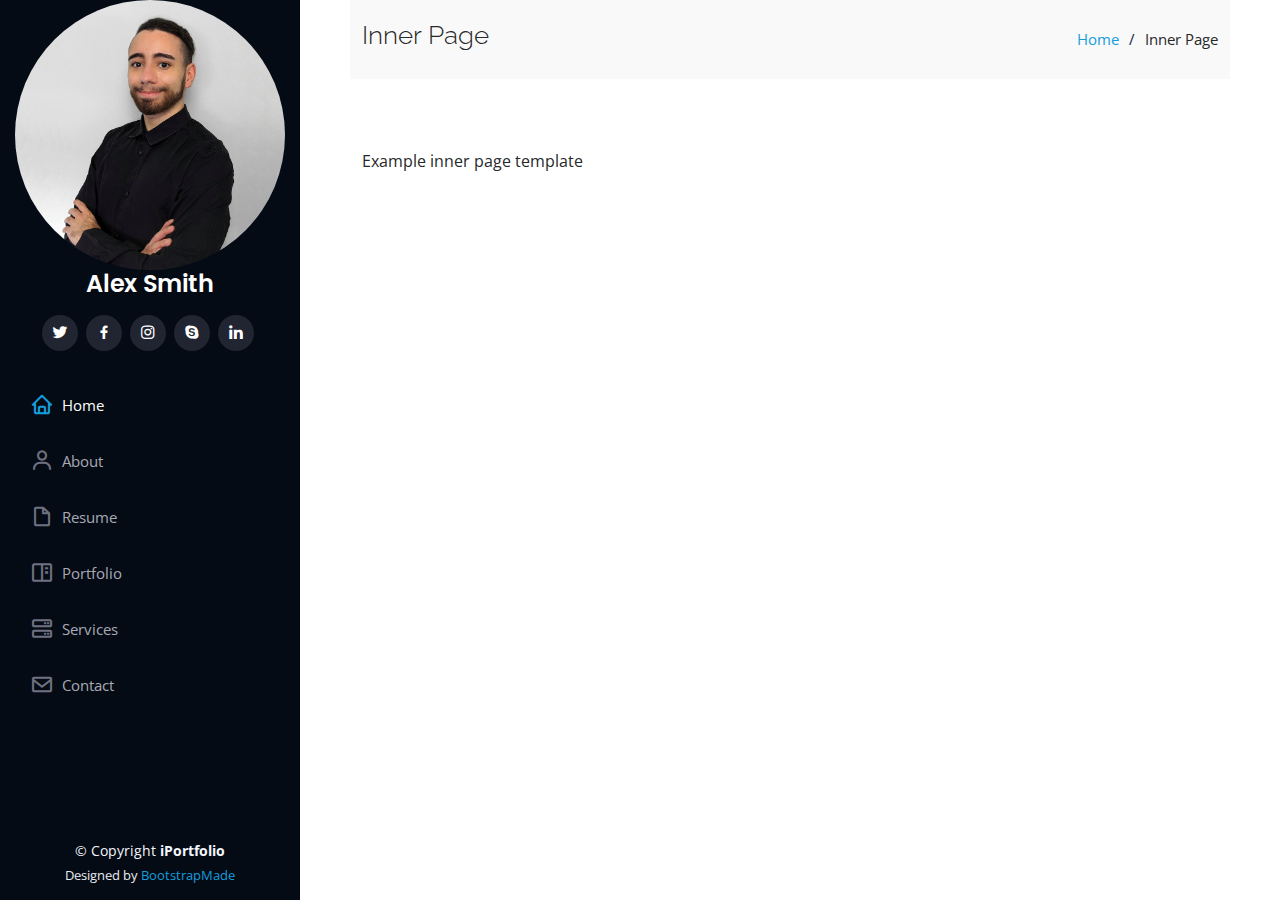
<file: inner-page.html>
<!DOCTYPE html>
<html lang="en">

<head>
  <meta charset="utf-8">
  <meta content="width=device-width, initial-scale=1.0" name="viewport">

  <title>Inner Page - iPortfolio Bootstrap Template</title>
  <meta content="" name="description">
  <meta content="" name="keywords">

  <!-- Favicons -->
  <link href="assets/img/favicon.png" rel="icon">
  <link href="assets/img/apple-touch-icon.png" rel="apple-touch-icon">

  <!-- Google Fonts -->
  <link
    href="https://fonts.googleapis.com/css?family=Open+Sans:300,300i,400,400i,600,600i,700,700i|Raleway:300,300i,400,400i,500,500i,600,600i,700,700i|Poppins:300,300i,400,400i,500,500i,600,600i,700,700i"
    rel="stylesheet">

  <!-- Vendor CSS Files -->
  <link href="assets/vendor/aos/aos.css" rel="stylesheet">
  <link href="assets/vendor/bootstrap/css/bootstrap.min.css" rel="stylesheet">
  <link href="assets/vendor/bootstrap-icons/bootstrap-icons.css" rel="stylesheet">
  <link href="assets/vendor/boxicons/css/boxicons.min.css" rel="stylesheet">
  <link href="assets/vendor/glightbox/css/glightbox.min.css" rel="stylesheet">
  <link href="assets/vendor/swiper/swiper-bundle.min.css" rel="stylesheet">

  <!-- Template Main CSS File -->
  <link href="assets/css/style.css" rel="stylesheet">

  <!-- =======================================================
  * Template Name: iPortfolio - v3.10.0
  * Template URL: https://bootstrapmade.com/iportfolio-bootstrap-portfolio-websites-template/
  * Author: BootstrapMade.com
  * License: https://bootstrapmade.com/license/
  ======================================================== -->
</head>

<body>

  <!-- ======= Mobile nav toggle button ======= -->
  <i class="bi bi-list mobile-nav-toggle d-xl-none"></i>

  <!-- ======= Header ======= -->
  <header id="header">
    <div class="d-flex flex-column">

      <div class="profile">
        <img src="assets/img/profile-img.jpg" alt="" class="img-fluid rounded-circle">
        <h1 class="text-light"><a href="index.html">Alex Smith</a></h1>
        <div class="social-links mt-3 text-center">
          <a href="#" class="twitter"><i class="bx bxl-twitter"></i></a>
          <a href="#" class="facebook"><i class="bx bxl-facebook"></i></a>
          <a href="#" class="instagram"><i class="bx bxl-instagram"></i></a>
          <a href="#" class="google-plus"><i class="bx bxl-skype"></i></a>
          <a href="#" class="linkedin"><i class="bx bxl-linkedin"></i></a>
        </div>
      </div>

      <nav id="navbar" class="nav-menu navbar">
        <ul>
          <li><a href="#hero" class="nav-link scrollto active"><i class="bx bx-home"></i> <span>Home</span></a></li>
          <li><a href="#about" class="nav-link scrollto"><i class="bx bx-user"></i> <span>About</span></a></li>
          <li><a href="#resume" class="nav-link scrollto"><i class="bx bx-file-blank"></i> <span>Resume</span></a></li>
          <li><a href="#portfolio" class="nav-link scrollto"><i class="bx bx-book-content"></i>
              <span>Portfolio</span></a></li>
          <li><a href="#services" class="nav-link scrollto"><i class="bx bx-server"></i> <span>Services</span></a></li>
          <li><a href="#contact" class="nav-link scrollto"><i class="bx bx-envelope"></i> <span>Contact</span></a></li>
        </ul>
      </nav><!-- .nav-menu -->
    </div>
  </header><!-- End Header -->

  <main id="main">

    <!-- ======= Breadcrumbs ======= -->
    <section class="breadcrumbs">
      <div class="container">

        <div class="d-flex justify-content-between align-items-center">
          <h2>Inner Page</h2>
          <ol>
            <li><a href="index.html">Home</a></li>
            <li>Inner Page</li>
          </ol>
        </div>

      </div>
    </section><!-- End Breadcrumbs -->

    <section class="inner-page">
      <div class="container">
        <p>
          Example inner page template
        </p>
      </div>
    </section>

  </main><!-- End #main -->

  <!-- ======= Footer ======= -->
  <footer id="footer">
    <div class="container">
      <div class="copyright">
        &copy; Copyright <strong><span>iPortfolio</span></strong>
      </div>
      <div class="credits">
        <!-- All the links in the footer should remain intact. -->
        <!-- You can delete the links only if you purchased the pro version. -->
        <!-- Licensing information: https://bootstrapmade.com/license/ -->
        <!-- Purchase the pro version with working PHP/AJAX contact form: https://bootstrapmade.com/iportfolio-bootstrap-portfolio-websites-template/ -->
        Designed by <a href="https://bootstrapmade.com/">BootstrapMade</a>
      </div>
    </div>
  </footer><!-- End  Footer -->

  <a href="#" class="back-to-top d-flex align-items-center justify-content-center"><i
      class="bi bi-arrow-up-short"></i></a>

  <!-- Vendor JS Files -->
  <script src="assets/vendor/purecounter/purecounter_vanilla.js"></script>
  <script src="assets/vendor/aos/aos.js"></script>
  <script src="assets/vendor/bootstrap/js/bootstrap.bundle.min.js"></script>
  <script src="assets/vendor/glightbox/js/glightbox.min.js"></script>
  <script src="assets/vendor/isotope-layout/isotope.pkgd.min.js"></script>
  <script src="assets/vendor/swiper/swiper-bundle.min.js"></script>
  <script src="assets/vendor/typed.js/typed.min.js"></script>
  <script src="assets/vendor/waypoints/noframework.waypoints.js"></script>
  <script src="assets/vendor/php-email-form/validate.js"></script>

  <!-- Template Main JS File -->
  <script src="assets/js/main.js"></script>

</body>

</html>
</file>
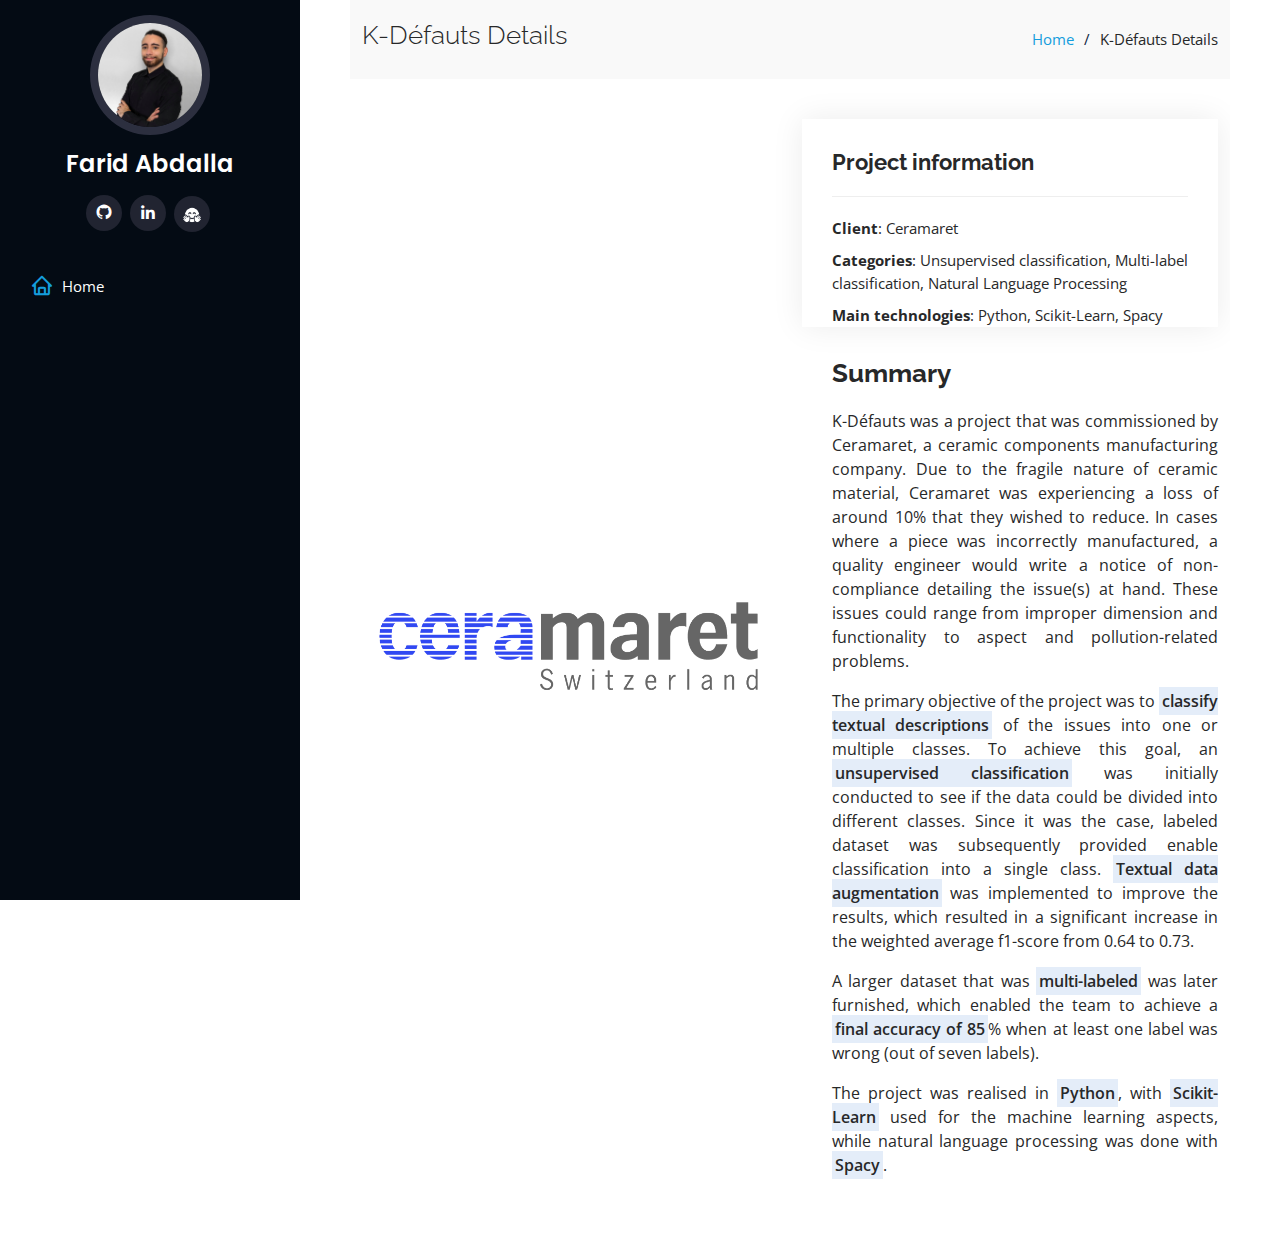
<file: kdefaults.html>
<!DOCTYPE html>
<html lang="en">

<head>
  <!-- Google tag (gtag.js) -->
  <script async src="https://www.googletagmanager.com/gtag/js?id=G-YQEKRDTRTD"></script>
  <script>
    window.dataLayer = window.dataLayer || [];
    function gtag() { dataLayer.push(arguments); }
    gtag('js', new Date());

    gtag('config', 'G-YQEKRDTRTD');
  </script>
  <meta charset="utf-8">
  <meta content="width=device-width, initial-scale=1.0" name="viewport">

  <title>Project K-Défauts</title>
  <meta content="" name="description">
  <meta content="" name="keywords">

  <!-- Favicons -->
  <link href="assets/img/favicon.png" rel="icon">
  <link href="assets/img/apple-touch-icon.png" rel="apple-touch-icon">

  <!-- Google Fonts -->
  <link
    href="https://fonts.googleapis.com/css?family=Open+Sans:300,300i,400,400i,600,600i,700,700i|Raleway:300,300i,400,400i,500,500i,600,600i,700,700i|Poppins:300,300i,400,400i,500,500i,600,600i,700,700i"
    rel="stylesheet">

  <link rel="stylesheet" href="https://cdnjs.cloudflare.com/ajax/libs/font-awesome/6.3.0/css/all.min.css">
  <!-- Vendor CSS Files -->
  <link href="assets/vendor/aos/aos.css" rel="stylesheet">
  <link href="assets/vendor/bootstrap/css/bootstrap.min.css" rel="stylesheet">
  <link href="assets/vendor/bootstrap-icons/bootstrap-icons.css" rel="stylesheet">
  <link href="assets/vendor/boxicons/css/boxicons.min.css" rel="stylesheet">
  <link href="assets/vendor/glightbox/css/glightbox.min.css" rel="stylesheet">
  <link href="assets/vendor/swiper/swiper-bundle.min.css" rel="stylesheet">

  <!-- Template Main CSS File -->
  <link href="assets/css/style.css" rel="stylesheet">


  <!-- =======================================================
  * Template Name: iPortfolio - v3.10.0
  * Template URL: https://bootstrapmade.com/iportfolio-bootstrap-portfolio-websites-template/
  * Author: BootstrapMade.com
  * License: https://bootstrapmade.com/license/
  ======================================================== -->
</head>

<body>

  <!-- ======= Mobile nav toggle button ======= -->
  <i class="bi bi-list mobile-nav-toggle d-xl-none"></i>

  <!-- ======= Header ======= -->
  <header id="header">
    <div class="d-flex flex-column">

      <div class="profile">
        <img src="assets/img/profile-img.jpg" alt="" class="img-fluid rounded-circle profile-img">
        <h1 class="text-light"><a href="index.html">Farid Abdalla</a></h1>
        <div class="social-links mt-3 text-center">
          <!-- <a href="#" class="twitter"><i class="bx bxl-twitter"></i></a> -->
          <a href="https://www.github.com/Kurokabe" class="github"><i class="bx bxl-github"></i></a>
          <a href="https://www.linkedin.com/in/farid-abdalla/" class="linkedin"><i class="bx bxl-linkedin"></i></a>
          <!-- <a href="https://www.kaggle.com/kurokabe"><i class="fa-brands fa-kaggle"></i></a> -->
          <a href="https://huggingface.co/Kurokabe"><img src="assets/img/icons/huggingface.png" class="huggingface"></a>
        </div>
      </div>

      <nav id="navbar" class="nav-menu navbar">
        <ul>
          <li><a href="index.html" class="nav-link scrollto active"><i class="bx bx-home"></i> <span>Home</span></a>
          </li>

        </ul>
      </nav><!-- .nav-menu -->
    </div>
  </header><!-- End Header -->

  <main id="main">

    <!-- ======= Breadcrumbs ======= -->
    <section id="breadcrumbs" class="breadcrumbs">
      <div class="container">

        <div class="d-flex justify-content-between align-items-center">
          <h2>K-Défauts Details</h2>
          <ol>
            <li><a href="index.html">Home</a></li>
            <li>K-Défauts Details</li>
          </ol>
        </div>

      </div>
    </section><!-- End Breadcrumbs -->

    <!-- ======= Portfolio Details Section ======= -->
    <section id="portfolio-details" class="portfolio-details">
      <div class="container">

        <div class="row align-items-center">

          <div class="col-lg-6">
            <div class="portfolio-details-slider swiper">
              <div class="swiper-wrapper align-items-center">

                <div class="swiper-slide">
                  <img src="assets/img/portfolio/ceramaret.png" alt="">
                </div>

              </div>
              <div class="swiper-pagination"></div>
            </div>
          </div>

          <div class="col-lg-6">
            <div class="portfolio-info">
              <h3>Project information</h3>
              <ul>
                <li><strong>Client</strong>: Ceramaret</li>
                <!-- <li><strong>Project URL</strong>: <a href="https://modos.heig-vd.ch/">https://modos.heig-vd.ch/</a></li> -->
                <li><strong>Categories</strong>: Unsupervised classification, Multi-label classification, Natural
                  Language Processing
                </li>
                <li><strong>Main technologies</strong>: Python, Scikit-Learn, Spacy</li>
              </ul>
            </div>
            <div class="portfolio-description">
              <h2>Summary</h2>
              <p>K-Défauts was a project that was commissioned by Ceramaret, a ceramic components manufacturing
                company. Due to the fragile nature of ceramic material, Ceramaret was experiencing a loss of around 10%
                that they wished to reduce. In cases where a piece was incorrectly manufactured, a quality engineer
                would write a notice of non-compliance detailing the issue(s) at hand. These issues could range from
                improper dimension and functionality to aspect and pollution-related problems.</p>
              <p>
                The primary objective of the project was to <b>classify textual descriptions</b> of the issues into one
                or multiple classes. To achieve this goal, an <b>unsupervised classification</b> was initially conducted
                to see if the data could be divided into different classes. Since it was the case, labeled dataset was
                subsequently provided enable classification into a single class. <b>Textual data augmentation</b> was
                implemented to improve the results, which resulted in a significant increase in the weighted average
                f1-score from 0.64 to 0.73.
              </p>
              <p>
                A larger dataset that was <b>multi-labeled</b> was later furnished, which enabled the team to achieve a
                <b>final accuracy of 85</b>% when at least one label was wrong (out of seven labels).
              </p>
              <p>
                The project was realised in <b>Python</b>, with <b>Scikit-Learn</b> used for the machine learning
                aspects, while natural language processing was done with <b>Spacy</b>.</p>
              </p>
            </div>
          </div>
        </div>
        <!-- <div class="row gy-4">
          <div class="portfolio-description">
            <h2>Details</h2>
            <p>
              
            </p>
          </div>
        </div> -->
      </div>
    </section><!-- End Portfolio Details Section -->

  </main><!-- End #main -->

  <!-- ======= Footer ======= -->
  <footer id="footer">
  </footer><!-- End  Footer -->

  <a href="#" class="back-to-top d-flex align-items-center justify-content-center"><i
      class="bi bi-arrow-up-short"></i></a>

  <!-- Vendor JS Files -->
  <script src="assets/vendor/purecounter/purecounter_vanilla.js"></script>
  <script src="assets/vendor/aos/aos.js"></script>
  <script src="assets/vendor/bootstrap/js/bootstrap.bundle.min.js"></script>
  <script src="assets/vendor/glightbox/js/glightbox.min.js"></script>
  <script src="assets/vendor/isotope-layout/isotope.pkgd.min.js"></script>
  <script src="assets/vendor/swiper/swiper-bundle.min.js"></script>
  <script src="assets/vendor/typed.js/typed.min.js"></script>
  <script src="assets/vendor/waypoints/noframework.waypoints.js"></script>
  <script src="assets/vendor/php-email-form/validate.js"></script>

  <!-- Template Main JS File -->
  <script src="assets/js/main.js"></script>

</body>

</html>
</file>
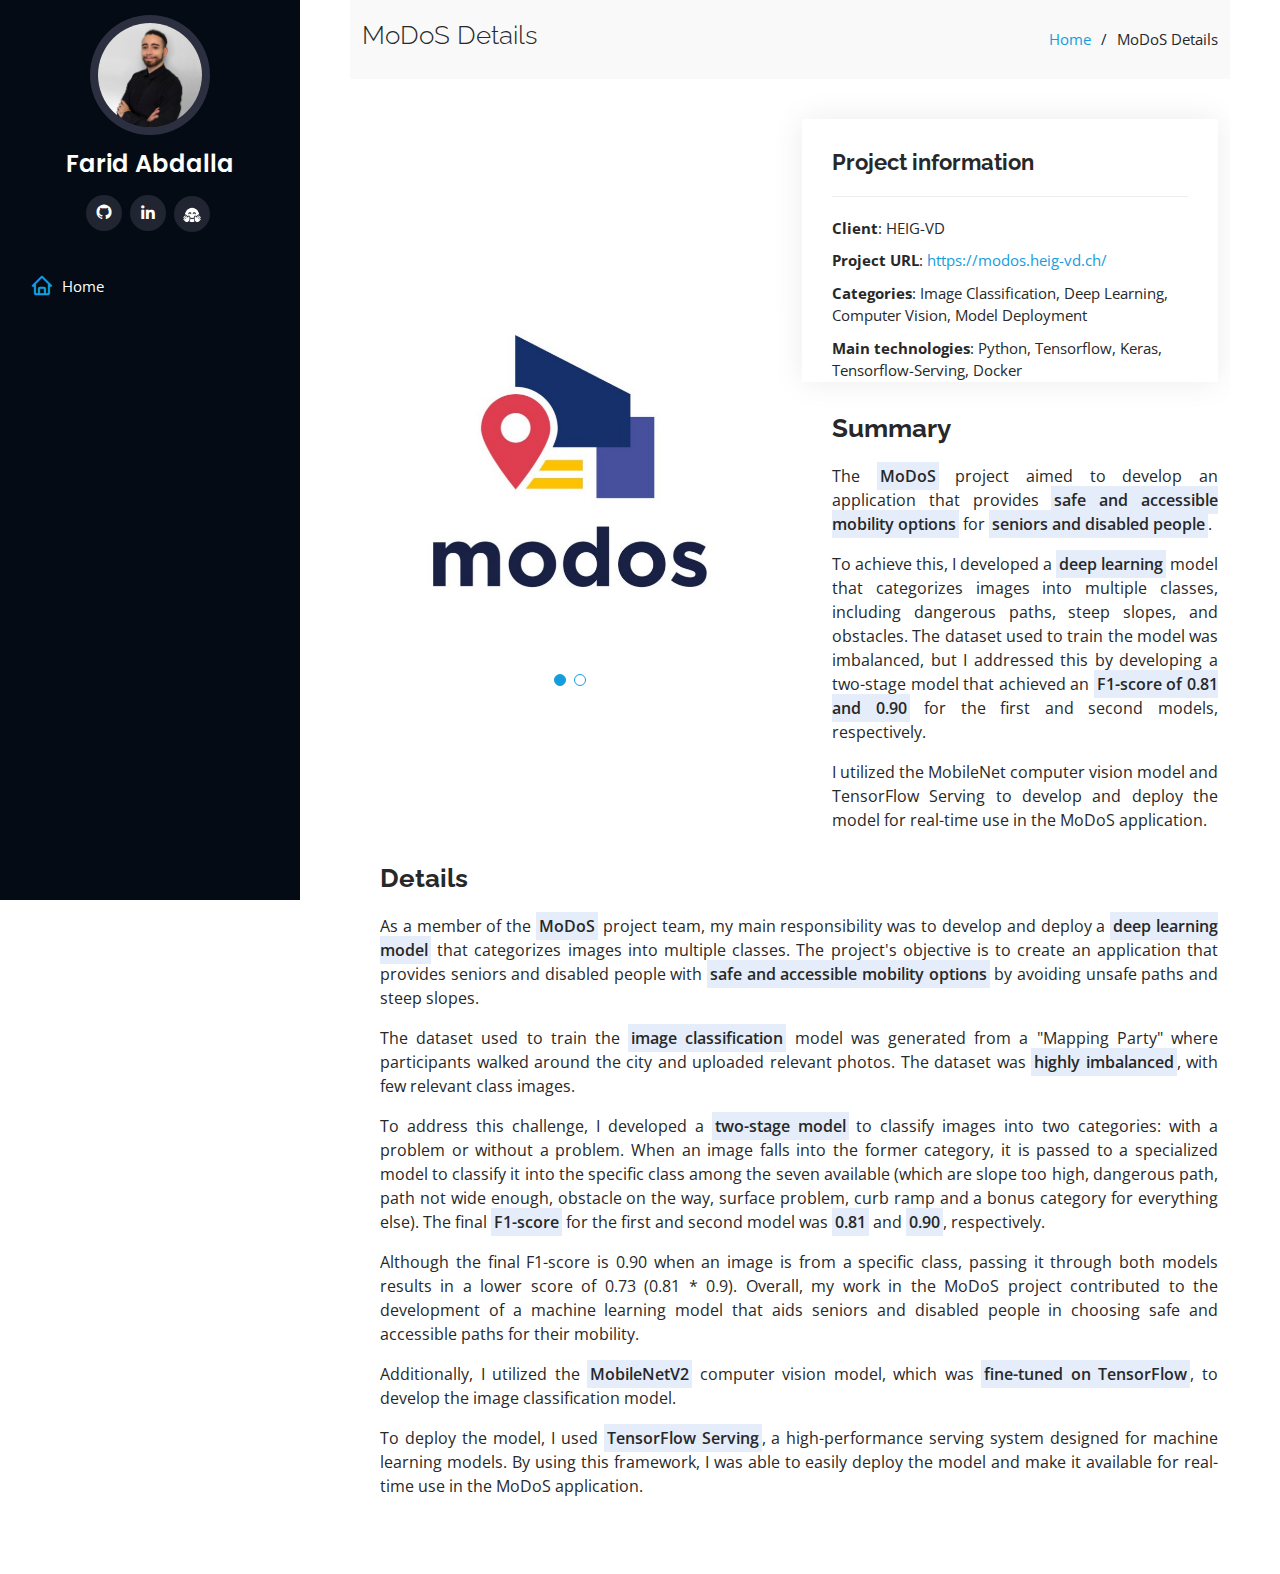
<file: modos.html>
<!DOCTYPE html>
<html lang="en">

<head>
  <!-- Google tag (gtag.js) -->
  <script async src="https://www.googletagmanager.com/gtag/js?id=G-YQEKRDTRTD"></script>
  <script>
    window.dataLayer = window.dataLayer || [];
    function gtag() { dataLayer.push(arguments); }
    gtag('js', new Date());

    gtag('config', 'G-YQEKRDTRTD');
  </script>
  <meta charset="utf-8">
  <meta content="width=device-width, initial-scale=1.0" name="viewport">

  <title>Project MoDoS</title>
  <meta content="" name="description">
  <meta content="" name="keywords">

  <!-- Favicons -->
  <link href="assets/img/favicon.png" rel="icon">
  <link href="assets/img/apple-touch-icon.png" rel="apple-touch-icon">

  <!-- Google Fonts -->
  <link
    href="https://fonts.googleapis.com/css?family=Open+Sans:300,300i,400,400i,600,600i,700,700i|Raleway:300,300i,400,400i,500,500i,600,600i,700,700i|Poppins:300,300i,400,400i,500,500i,600,600i,700,700i"
    rel="stylesheet">

  <link rel="stylesheet" href="https://cdnjs.cloudflare.com/ajax/libs/font-awesome/6.3.0/css/all.min.css">
  <!-- Vendor CSS Files -->
  <link href="assets/vendor/aos/aos.css" rel="stylesheet">
  <link href="assets/vendor/bootstrap/css/bootstrap.min.css" rel="stylesheet">
  <link href="assets/vendor/bootstrap-icons/bootstrap-icons.css" rel="stylesheet">
  <link href="assets/vendor/boxicons/css/boxicons.min.css" rel="stylesheet">
  <link href="assets/vendor/glightbox/css/glightbox.min.css" rel="stylesheet">
  <link href="assets/vendor/swiper/swiper-bundle.min.css" rel="stylesheet">

  <!-- Template Main CSS File -->
  <link href="assets/css/style.css" rel="stylesheet">


  <!-- =======================================================
  * Template Name: iPortfolio - v3.10.0
  * Template URL: https://bootstrapmade.com/iportfolio-bootstrap-portfolio-websites-template/
  * Author: BootstrapMade.com
  * License: https://bootstrapmade.com/license/
  ======================================================== -->
</head>

<body>

  <!-- ======= Mobile nav toggle button ======= -->
  <i class="bi bi-list mobile-nav-toggle d-xl-none"></i>

  <!-- ======= Header ======= -->
  <header id="header">
    <div class="d-flex flex-column">

      <div class="profile">
        <img src="assets/img/profile-img.jpg" alt="" class="img-fluid rounded-circle profile-img">
        <h1 class="text-light"><a href="index.html">Farid Abdalla</a></h1>
        <div class="social-links mt-3 text-center">
          <!-- <a href="#" class="twitter"><i class="bx bxl-twitter"></i></a> -->
          <a href="https://www.github.com/Kurokabe" class="github"><i class="bx bxl-github"></i></a>
          <a href="https://www.linkedin.com/in/farid-abdalla/" class="linkedin"><i class="bx bxl-linkedin"></i></a>
          <!-- <a href="https://www.kaggle.com/kurokabe"><i class="fa-brands fa-kaggle"></i></a> -->
          <a href="https://huggingface.co/Kurokabe"><img src="assets/img/icons/huggingface.png" class="huggingface"></a>
        </div>
      </div>

      <nav id="navbar" class="nav-menu navbar">
        <ul>
          <li><a href="index.html" class="nav-link scrollto active"><i class="bx bx-home"></i> <span>Home</span></a>
          </li>

        </ul>
      </nav><!-- .nav-menu -->
    </div>
  </header><!-- End Header -->

  <main id="main">

    <!-- ======= Breadcrumbs ======= -->
    <section id="breadcrumbs" class="breadcrumbs">
      <div class="container">

        <div class="d-flex justify-content-between align-items-center">
          <h2>MoDoS Details</h2>
          <ol>
            <li><a href="index.html">Home</a></li>
            <li>MoDoS Details</li>
          </ol>
        </div>

      </div>
    </section><!-- End Breadcrumbs -->

    <!-- ======= Portfolio Details Section ======= -->
    <section id="portfolio-details" class="portfolio-details">
      <div class="container">

        <div class="row align-items-center">

          <div class="col-lg-6">
            <div class="portfolio-details-slider swiper">
              <div class="swiper-wrapper align-items-center">

                <div class="swiper-slide">
                  <img src="assets/img/portfolio/modos.png" alt="">
                </div>
                <div class="swiper-slide">
                  <img src="assets/img/modos/second_image.svg">
                </div>

              </div>
              <div class="swiper-pagination"></div>
            </div>
          </div>

          <div class="col-lg-6">
            <div class="portfolio-info">
              <h3>Project information</h3>
              <ul>
                <li><strong>Client</strong>: HEIG-VD</li>
                <li><strong>Project URL</strong>: <a href="https://modos.heig-vd.ch/">https://modos.heig-vd.ch/</a></li>
                <li><strong>Categories</strong>: Image Classification, Deep Learning, Computer Vision, Model Deployment
                </li>
                <li><strong>Main technologies</strong>: Python, Tensorflow, Keras, Tensorflow-Serving, Docker</li>
              </ul>
            </div>
            <div class="portfolio-description">
              <h2>Summary</h2>
              <p>The <b>MoDoS</b> project aimed to develop an application that provides <b>safe and accessible mobility
                  options</b>
                for
                <b>seniors and disabled people</b>.
              </p>
              <p>To achieve this, I developed a <b>deep learning</b> model that categorizes
                images
                into multiple classes, including dangerous paths, steep slopes, and obstacles. The dataset used to train
                the model was imbalanced, but I addressed this by developing a two-stage model that achieved an
                <b>F1-score
                  of 0.81 and 0.90</b> for the first and second models, respectively.
              </p>
              <p>I utilized the MobileNet computer vision
                model and TensorFlow Serving to develop and deploy the model for real-time use in the MoDoS application.
              </p>
            </div>
          </div>
        </div>
        <div class="row gy-4">
          <div class="portfolio-description">
            <h2>Details</h2>
            <p>
              As a member of the <b>MoDoS</b> project team, my main responsibility was to develop and deploy a <b>deep
                learning model</b> that categorizes images into multiple classes. The project's objective is to create
              an
              application that provides seniors and disabled people with <b>safe and accessible mobility options</b> by
              avoiding unsafe paths and steep slopes.
            </p>
            <p>
              The dataset used to train the <b>image classification</b> model was generated from a "Mapping Party" where
              participants walked around the city and uploaded relevant photos. The dataset was <b>highly
                imbalanced</b>,
              with few relevant class images.
            </p>
            <p>
              To address this challenge, I developed a <b>two-stage model</b> to classify images into two categories:
              with a
              problem or without a problem. When an image falls into the former category, it is passed to a
              specialized model to classify it into the specific class among the seven available (which are slope too
              high, dangerous path, path not wide enough, obstacle on the way, surface problem, curb ramp and a bonus
              category for everything else). The final <b>F1-score</b>
              for the first and second model was <b>0.81</b> and <b>0.90</b>, respectively.
            </p>
            <p>
              Although the final F1-score is 0.90 when an image is from a specific class, passing it through both
              models
              results in a lower score of 0.73 (0.81 * 0.9). Overall, my work in the MoDoS project contributed to the
              development of a machine learning model that aids seniors and disabled people in choosing safe and
              accessible paths for their mobility.
            </p>
            <p>Additionally, I utilized the <b>MobileNetV2</b> computer vision model, which was <b>fine-tuned on
                TensorFlow</b>,
              to develop the image classification model.
            </p>
            <p>
              To deploy the model, I used <b>TensorFlow Serving</b>, a high-performance serving system designed for
              machine
              learning models. By using this framework, I was able to easily deploy the model and make it available for
              real-time use in the MoDoS application.</p>
          </div>
        </div>
      </div>
    </section><!-- End Portfolio Details Section -->

  </main><!-- End #main -->

  <!-- ======= Footer ======= -->
  <footer id="footer">
  </footer><!-- End  Footer -->

  <a href="#" class="back-to-top d-flex align-items-center justify-content-center"><i
      class="bi bi-arrow-up-short"></i></a>

  <!-- Vendor JS Files -->
  <script src="assets/vendor/purecounter/purecounter_vanilla.js"></script>
  <script src="assets/vendor/aos/aos.js"></script>
  <script src="assets/vendor/bootstrap/js/bootstrap.bundle.min.js"></script>
  <script src="assets/vendor/glightbox/js/glightbox.min.js"></script>
  <script src="assets/vendor/isotope-layout/isotope.pkgd.min.js"></script>
  <script src="assets/vendor/swiper/swiper-bundle.min.js"></script>
  <script src="assets/vendor/typed.js/typed.min.js"></script>
  <script src="assets/vendor/waypoints/noframework.waypoints.js"></script>
  <script src="assets/vendor/php-email-form/validate.js"></script>

  <!-- Template Main JS File -->
  <script src="assets/js/main.js"></script>

</body>

</html>
</file>
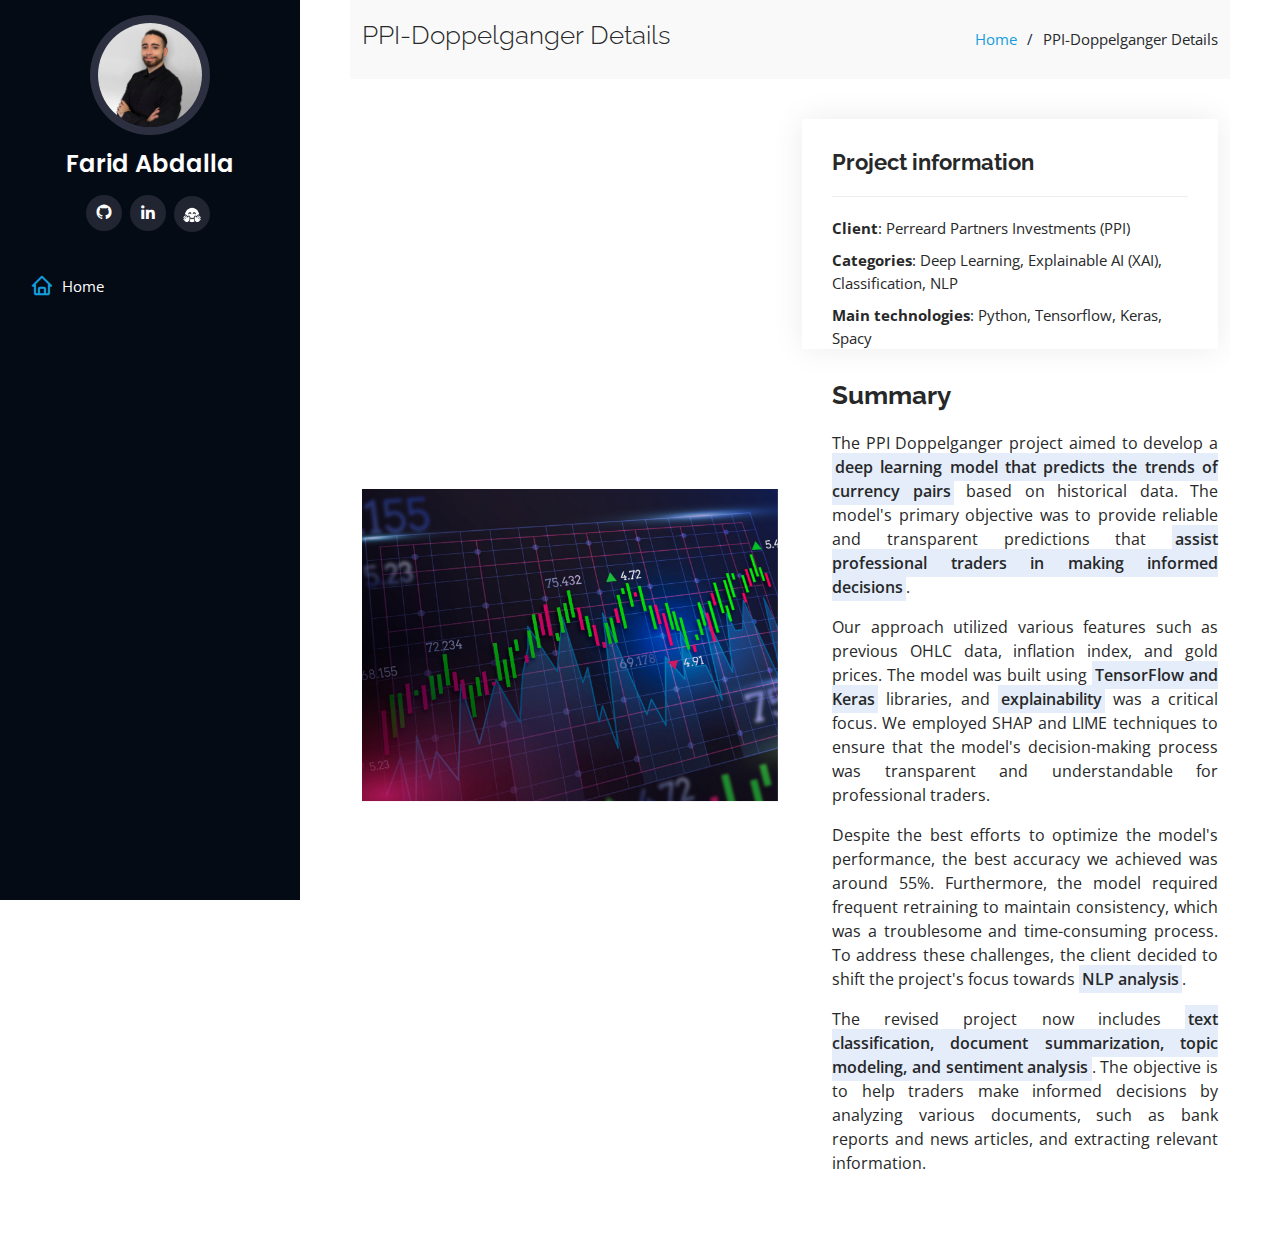
<file: ppi.html>
<!DOCTYPE html>
<html lang="en">

<head>
  <!-- Google tag (gtag.js) -->
  <script async src="https://www.googletagmanager.com/gtag/js?id=G-YQEKRDTRTD"></script>
  <script>
    window.dataLayer = window.dataLayer || [];
    function gtag() { dataLayer.push(arguments); }
    gtag('js', new Date());

    gtag('config', 'G-YQEKRDTRTD');
  </script>
  <meta charset="utf-8">
  <meta content="width=device-width, initial-scale=1.0" name="viewport">

  <title>Project PPI-Doppelganger</title>
  <meta content="" name="description">
  <meta content="" name="keywords">

  <!-- Favicons -->
  <link href="assets/img/favicon.png" rel="icon">
  <link href="assets/img/apple-touch-icon.png" rel="apple-touch-icon">

  <!-- Google Fonts -->
  <link
    href="https://fonts.googleapis.com/css?family=Open+Sans:300,300i,400,400i,600,600i,700,700i|Raleway:300,300i,400,400i,500,500i,600,600i,700,700i|Poppins:300,300i,400,400i,500,500i,600,600i,700,700i"
    rel="stylesheet">

  <link rel="stylesheet" href="https://cdnjs.cloudflare.com/ajax/libs/font-awesome/6.3.0/css/all.min.css">
  <!-- Vendor CSS Files -->
  <link href="assets/vendor/aos/aos.css" rel="stylesheet">
  <link href="assets/vendor/bootstrap/css/bootstrap.min.css" rel="stylesheet">
  <link href="assets/vendor/bootstrap-icons/bootstrap-icons.css" rel="stylesheet">
  <link href="assets/vendor/boxicons/css/boxicons.min.css" rel="stylesheet">
  <link href="assets/vendor/glightbox/css/glightbox.min.css" rel="stylesheet">
  <link href="assets/vendor/swiper/swiper-bundle.min.css" rel="stylesheet">

  <!-- Template Main CSS File -->
  <link href="assets/css/style.css" rel="stylesheet">


  <!-- =======================================================
  * Template Name: iPortfolio - v3.10.0
  * Template URL: https://bootstrapmade.com/iportfolio-bootstrap-portfolio-websites-template/
  * Author: BootstrapMade.com
  * License: https://bootstrapmade.com/license/
  ======================================================== -->
</head>

<body>

  <!-- ======= Mobile nav toggle button ======= -->
  <i class="bi bi-list mobile-nav-toggle d-xl-none"></i>

  <!-- ======= Header ======= -->
  <header id="header">
    <div class="d-flex flex-column">

      <div class="profile">
        <img src="assets/img/profile-img.jpg" alt="" class="img-fluid rounded-circle profile-img">
        <h1 class="text-light"><a href="index.html">Farid Abdalla</a></h1>
        <div class="social-links mt-3 text-center">
          <!-- <a href="#" class="twitter"><i class="bx bxl-twitter"></i></a> -->
          <a href="https://www.github.com/Kurokabe" class="github"><i class="bx bxl-github"></i></a>
          <a href="https://www.linkedin.com/in/farid-abdalla/" class="linkedin"><i class="bx bxl-linkedin"></i></a>
          <!-- <a href="https://www.kaggle.com/kurokabe"><i class="fa-brands fa-kaggle"></i></a> -->
          <a href="https://huggingface.co/Kurokabe"><img src="assets/img/icons/huggingface.png" class="huggingface"></a>
        </div>
      </div>

      <nav id="navbar" class="nav-menu navbar">
        <ul>
          <li><a href="index.html" class="nav-link scrollto active"><i class="bx bx-home"></i> <span>Home</span></a>
          </li>

        </ul>
      </nav><!-- .nav-menu -->
    </div>
  </header><!-- End Header -->

  <main id="main">

    <!-- ======= Breadcrumbs ======= -->
    <section id="breadcrumbs" class="breadcrumbs">
      <div class="container">

        <div class="d-flex justify-content-between align-items-center">
          <h2>PPI-Doppelganger Details</h2>
          <ol>
            <li><a href="index.html">Home</a></li>
            <li>PPI-Doppelganger Details</li>
          </ol>
        </div>

      </div>
    </section><!-- End Breadcrumbs -->

    <!-- ======= Portfolio Details Section ======= -->
    <section id="portfolio-details" class="portfolio-details">
      <div class="container">

        <div class="row align-items-center">

          <div class="col-lg-6">
            <div class="portfolio-details-slider swiper">
              <div class="swiper-wrapper align-items-center">

                <div class="swiper-slide">
                  <img src="assets/img/portfolio/ppi.png" alt="">
                </div>
                <!-- <div class="swiper-slide">
                  <img src="assets/img/modos/second_image.svg">
                </div> -->

              </div>
              <div class="swiper-pagination"></div>
            </div>
          </div>

          <div class="col-lg-6">
            <div class="portfolio-info">
              <h3>Project information</h3>
              <ul>
                <li><strong>Client</strong>: Perreard Partners Investments (PPI)</li>
                <!-- <li><strong>Project URL</strong>: <a href="https://modos.heig-vd.ch/">https://modos.heig-vd.ch/</a></li> -->
                <li><strong>Categories</strong>: Deep Learning, Explainable AI (XAI), Classification, NLP
                </li>
                <li><strong>Main technologies</strong>: Python, Tensorflow, Keras, Spacy</li>
              </ul>
            </div>
            <div class="portfolio-description">
              <h2>Summary</h2>
              <p>
                The PPI Doppelganger project aimed to develop a <b>deep learning model that predicts the trends of
                  currency
                  pairs</b> based on historical data. The model's primary objective was to provide reliable and
                transparent
                predictions that <b>assist professional traders in making informed decisions</b>.
              </p>
              <p>
                Our approach utilized various features such as previous OHLC data, inflation index, and gold prices. The
                model was built using <b>TensorFlow and Keras</b> libraries, and <b>explainability</b> was a critical
                focus. We
                employed SHAP and LIME techniques to ensure that the model's decision-making process was transparent and
                understandable for professional traders.</p>
              <p>
                Despite the best efforts to optimize the model's performance, the best accuracy we achieved was around
                55%. Furthermore, the model required frequent retraining to maintain consistency, which was a
                troublesome and time-consuming process. To address these challenges, the client decided to shift the
                project's focus towards <b>NLP analysis</b>.</p>
              <p>
                The revised project now includes <b>text classification, document summarization, topic modeling, and
                  sentiment analysis</b>. The objective is to help traders make informed decisions by analyzing various
                documents, such as bank reports and news articles, and extracting relevant information.</p>

              <!-- Overall, the PPI Doppelganger project showcases our proficiency in developing advanced machine learning
                models, as well as our ability to adapt and pivot as necessary to deliver valuable solutions to our
                clients. -->
              </p>

            </div>
          </div>
        </div>
        <!-- <div class="row gy-4">
          <div class="portfolio-description">
            <h2>Details</h2>
          </div>
        </div> -->
      </div>
    </section><!-- End Portfolio Details Section -->

  </main><!-- End #main -->

  <!-- ======= Footer ======= -->
  <footer id="footer">
  </footer><!-- End  Footer -->

  <a href="#" class="back-to-top d-flex align-items-center justify-content-center"><i
      class="bi bi-arrow-up-short"></i></a>

  <!-- Vendor JS Files -->
  <script src="assets/vendor/purecounter/purecounter_vanilla.js"></script>
  <script src="assets/vendor/aos/aos.js"></script>
  <script src="assets/vendor/bootstrap/js/bootstrap.bundle.min.js"></script>
  <script src="assets/vendor/glightbox/js/glightbox.min.js"></script>
  <script src="assets/vendor/isotope-layout/isotope.pkgd.min.js"></script>
  <script src="assets/vendor/swiper/swiper-bundle.min.js"></script>
  <script src="assets/vendor/typed.js/typed.min.js"></script>
  <script src="assets/vendor/waypoints/noframework.waypoints.js"></script>
  <script src="assets/vendor/php-email-form/validate.js"></script>

  <!-- Template Main JS File -->
  <script src="assets/js/main.js"></script>

</body>

</html>
</file>
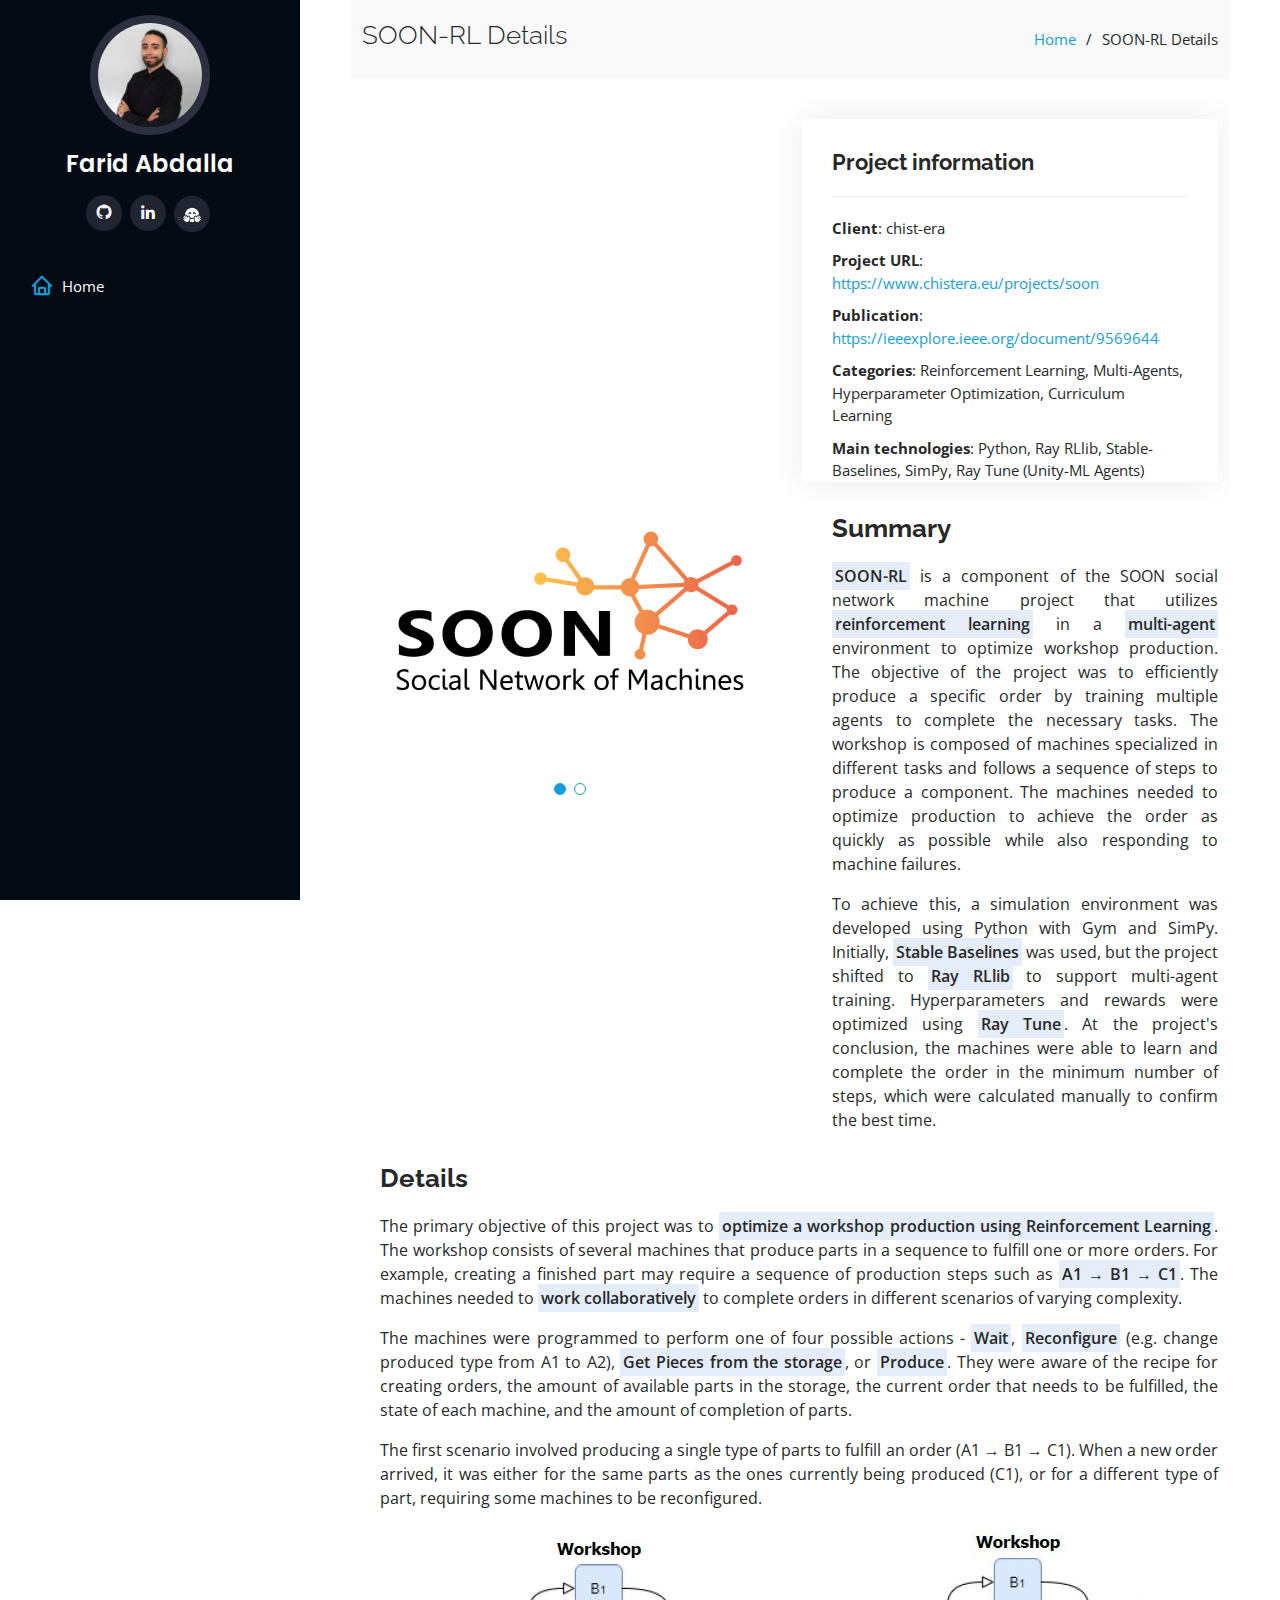
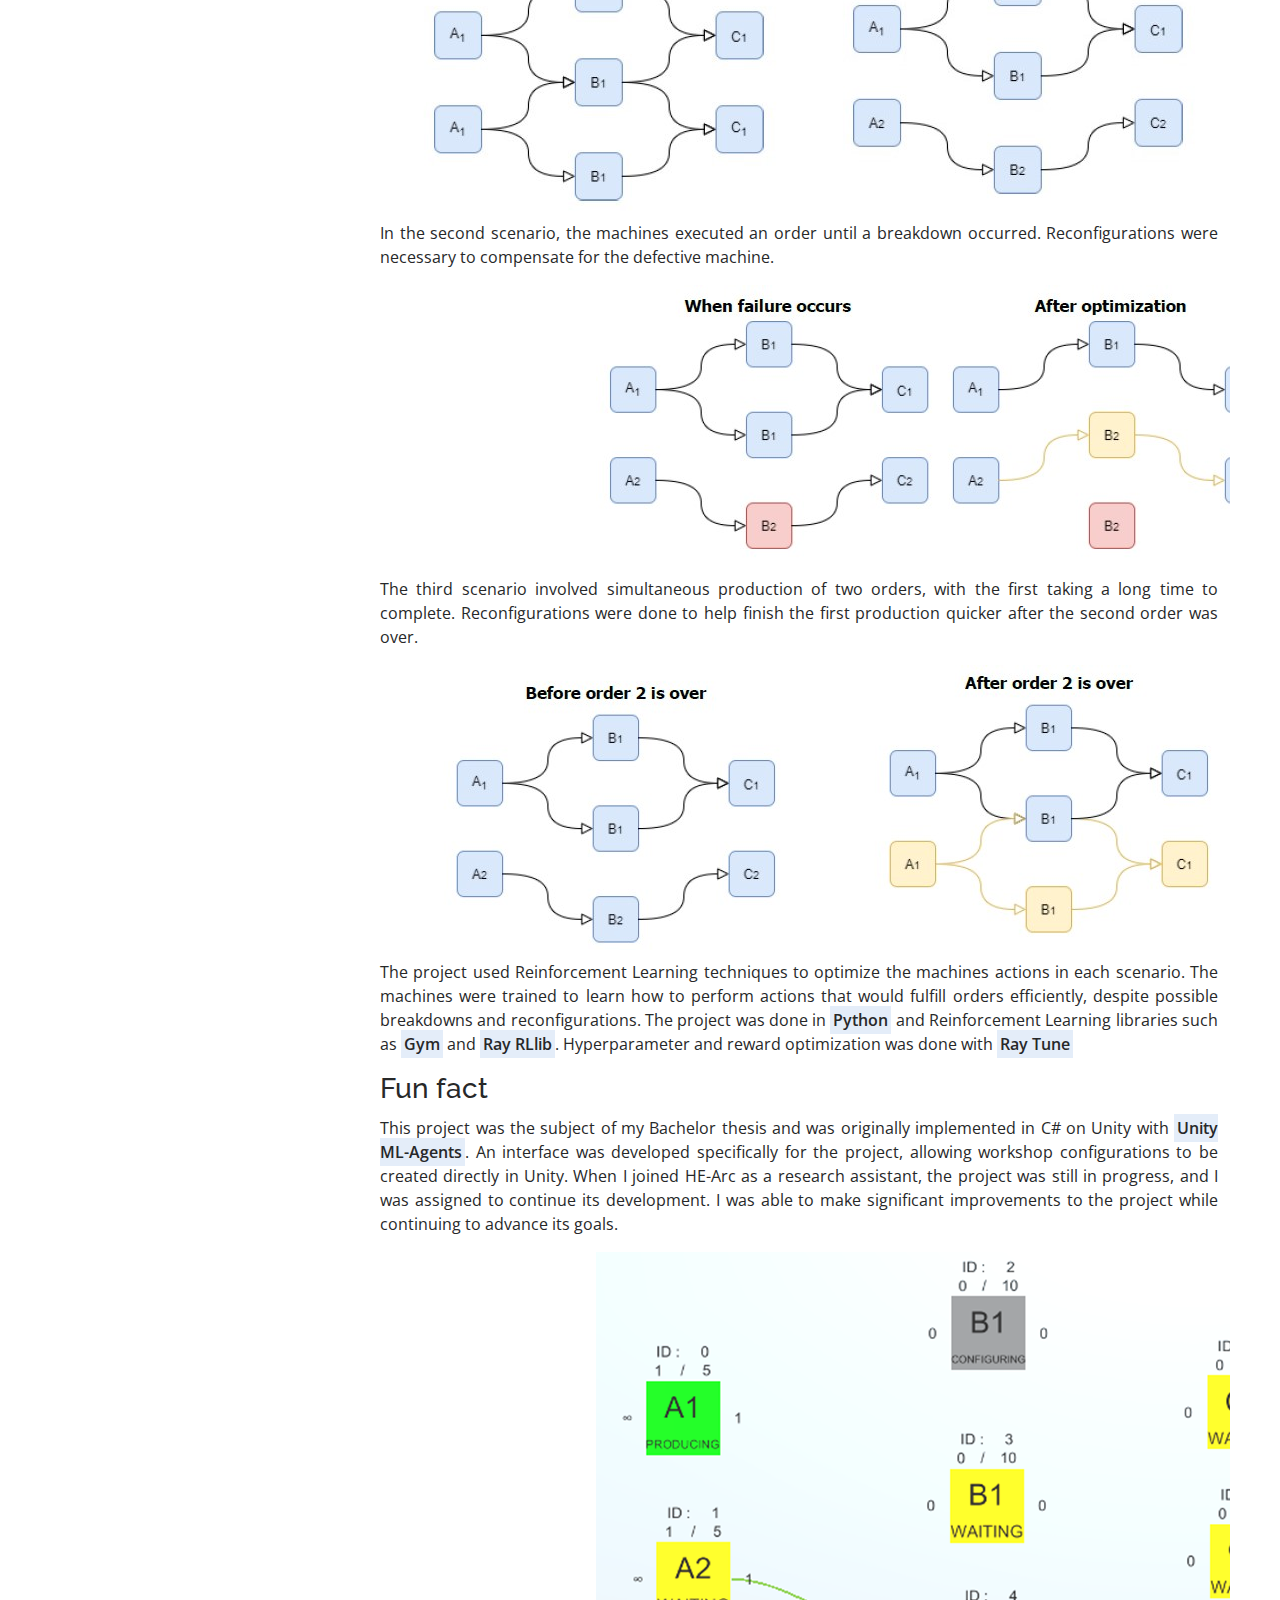
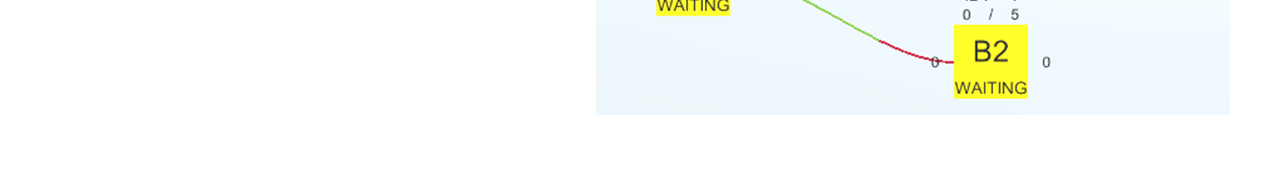
<file: soon_rl.html>
<!DOCTYPE html>
<html lang="en">

<head>
  <!-- Google tag (gtag.js) -->
  <script async src="https://www.googletagmanager.com/gtag/js?id=G-YQEKRDTRTD"></script>
  <script>
    window.dataLayer = window.dataLayer || [];
    function gtag() { dataLayer.push(arguments); }
    gtag('js', new Date());

    gtag('config', 'G-YQEKRDTRTD');
  </script>
  <meta charset="utf-8">
  <meta content="width=device-width, initial-scale=1.0" name="viewport">

  <title>Project SOON-RL</title>
  <meta content="" name="description">
  <meta content="" name="keywords">

  <!-- Favicons -->
  <link href="assets/img/favicon.png" rel="icon">
  <link href="assets/img/apple-touch-icon.png" rel="apple-touch-icon">

  <!-- Google Fonts -->
  <link
    href="https://fonts.googleapis.com/css?family=Open+Sans:300,300i,400,400i,600,600i,700,700i|Raleway:300,300i,400,400i,500,500i,600,600i,700,700i|Poppins:300,300i,400,400i,500,500i,600,600i,700,700i"
    rel="stylesheet">

  <link rel="stylesheet" href="https://cdnjs.cloudflare.com/ajax/libs/font-awesome/6.3.0/css/all.min.css">
  <!-- Vendor CSS Files -->
  <link href="assets/vendor/aos/aos.css" rel="stylesheet">
  <link href="assets/vendor/bootstrap/css/bootstrap.min.css" rel="stylesheet">
  <link href="assets/vendor/bootstrap-icons/bootstrap-icons.css" rel="stylesheet">
  <link href="assets/vendor/boxicons/css/boxicons.min.css" rel="stylesheet">
  <link href="assets/vendor/glightbox/css/glightbox.min.css" rel="stylesheet">
  <link href="assets/vendor/swiper/swiper-bundle.min.css" rel="stylesheet">

  <!-- Template Main CSS File -->
  <link href="assets/css/style.css" rel="stylesheet">


  <!-- =======================================================
  * Template Name: iPortfolio - v3.10.0
  * Template URL: https://bootstrapmade.com/iportfolio-bootstrap-portfolio-websites-template/
  * Author: BootstrapMade.com
  * License: https://bootstrapmade.com/license/
  ======================================================== -->
</head>

<body>

  <!-- ======= Mobile nav toggle button ======= -->
  <i class="bi bi-list mobile-nav-toggle d-xl-none"></i>

  <!-- ======= Header ======= -->
  <header id="header">
    <div class="d-flex flex-column">

      <div class="profile">
        <img src="assets/img/profile-img.jpg" alt="" class="img-fluid rounded-circle profile-img">
        <h1 class="text-light"><a href="index.html">Farid Abdalla</a></h1>
        <div class="social-links mt-3 text-center">
          <!-- <a href="#" class="twitter"><i class="bx bxl-twitter"></i></a> -->
          <a href="https://www.github.com/Kurokabe" class="github"><i class="bx bxl-github"></i></a>
          <a href="https://www.linkedin.com/in/farid-abdalla/" class="linkedin"><i class="bx bxl-linkedin"></i></a>
          <!-- <a href="https://www.kaggle.com/kurokabe"><i class="fa-brands fa-kaggle"></i></a> -->
          <a href="https://huggingface.co/Kurokabe"><img src="assets/img/icons/huggingface.png" class="huggingface"></a>
        </div>
      </div>

      <nav id="navbar" class="nav-menu navbar">
        <ul>
          <li><a href="index.html" class="nav-link scrollto active"><i class="bx bx-home"></i> <span>Home</span></a>
          </li>

        </ul>
      </nav><!-- .nav-menu -->
    </div>
  </header><!-- End Header -->

  <main id="main">

    <!-- ======= Breadcrumbs ======= -->
    <section id="breadcrumbs" class="breadcrumbs">
      <div class="container">

        <div class="d-flex justify-content-between align-items-center">
          <h2>SOON-RL Details</h2>
          <ol>
            <li><a href="index.html">Home</a></li>
            <li>SOON-RL Details</li>
          </ol>
        </div>

      </div>
    </section><!-- End Breadcrumbs -->

    <!-- ======= Portfolio Details Section ======= -->
    <section id="portfolio-details" class="portfolio-details">
      <div class="container">

        <div class="row align-items-center">

          <div class="col-lg-6">
            <div class="portfolio-details-slider swiper">
              <div class="swiper-wrapper align-items-center">

                <div class="swiper-slide">
                  <img src="assets/img/portfolio/soon.png" alt="">
                </div>
                <div class="swiper-slide">
                  <img src="assets/img/soon_rl/ml-agents.png">
                </div>

              </div>
              <div class="swiper-pagination"></div>
            </div>
          </div>

          <div class="col-lg-6">
            <div class="portfolio-info">
              <h3>Project information</h3>
              <ul>
                <li><strong>Client</strong>: chist-era</li>
                <li><strong>Project URL</strong>: <a
                    href="https://www.chistera.eu/projects/soon">https://www.chistera.eu/projects/soon</a></li>
                <li><strong>Publication</strong>: <a
                    href="https://ieeexplore.ieee.org/document/9569644">https://ieeexplore.ieee.org/document/9569644</a>
                </li>
                <li><strong>Categories</strong>: Reinforcement Learning, Multi-Agents, Hyperparameter Optimization,
                  Curriculum Learning
                </li>
                <li><strong>Main technologies</strong>: Python, Ray RLlib, Stable-Baselines, SimPy, Ray Tune (Unity-ML
                  Agents)</li>
              </ul>
            </div>
            <div class="portfolio-description">
              <h2>Summary</h2>
              <p>
                <b>SOON-RL</b> is a component of the SOON social network machine project that utilizes <b>reinforcement
                  learning</b> in a <b>multi-agent</b> environment to optimize workshop production. The objective of the
                project was to efficiently produce a specific order by training multiple agents to complete the
                necessary tasks. The workshop is composed of machines specialized in different tasks and follows a
                sequence of steps to produce a component. The machines needed to optimize production to achieve the
                order as quickly as possible while also responding to machine failures.
              </p>
              <p>
                To achieve this, a simulation environment was developed using Python with Gym and SimPy. Initially,
                <b>Stable Baselines</b> was used, but the project shifted to <b>Ray RLlib</b> to support multi-agent
                training. Hyperparameters and rewards were optimized using <b>Ray Tune</b>. At the project's conclusion,
                the machines were able to learn and complete the order in the minimum number of steps, which were
                calculated manually to confirm the best time.
              </p>
            </div>
          </div>
        </div>
        <div class="row">
          <div class="portfolio-description">
            <h2>Details</h2>
            <p>
              The primary objective of this project was to <b>optimize a workshop production using Reinforcement
                Learning</b>.
              The workshop consists of several machines that produce parts in a sequence to fulfill one or more orders.
              For example, creating a finished part may require a sequence of production steps such as <b>A1 → B1 →
                C1</b>. The
              machines needed to <b>work collaboratively</b> to complete orders in different scenarios of varying
              complexity.
            </p>

            <p>The machines were programmed to perform one of four possible actions - <b>Wait</b>, <b>Reconfigure</b>
              (e.g. change
              produced type from A1 to A2), <b>Get Pieces from
                the storage</b>, or <b>Produce</b>. They were aware of the recipe for creating orders, the amount of
              available parts
              in the storage, the current order that needs to be fulfilled, the state of each machine, and the amount of
              completion of parts.</p>
            <p>
              The first scenario involved producing a single type of parts to fulfill an order (A1 → B1 → C1). When a
              new order arrived, it was either for the same parts as the ones currently being produced (C1), or for a
              different type of part, requiring some machines to be reconfigured.</p>
            <div class="container">

              <div class="row">
                <div class="col-lg-6">
                  <img src="assets/img/soon_rl/scenario_1a.jpg">
                </div>
                <div class="col-lg-6">
                  <img src="assets/img/soon_rl/scenario_1b.jpg">
                </div>
              </div>
            </div>
            <p>
              In the second scenario, the machines executed an order until a breakdown occurred. Reconfigurations were
              necessary to compensate for the defective machine.</p>
            <div class="row justify-content-center">
              <div class="col-lg-6">
                <img src="assets/img/soon_rl/scenario_2.jpg">
              </div>
            </div>
            <p>
              The third scenario involved simultaneous production of two orders, with the first taking a long time to
              complete. Reconfigurations were done to help finish the first production quicker after the second order
              was over.</p>

            <div class="row">
              <div class="col-lg-6">
                <img src="assets/img/soon_rl/scenario_3a.jpg">
              </div>
              <div class="col-lg-6">
                <img src="assets/img/soon_rl/scenario_3b.jpg">
              </div>
            </div>
            <p>
              The project used Reinforcement Learning techniques to optimize the machines actions in each scenario.
              The machines were trained to learn how to perform actions that would fulfill orders efficiently, despite
              possible breakdowns and reconfigurations. The project was done in <b>Python</b> and Reinforcement
              Learning libraries such as <b>Gym</b> and <b>Ray RLlib</b>. Hyperparameter and reward optimization was
              done
              with <b>Ray Tune</b></p>

            <h3>Fun fact</h3>
            <p>This project was the subject of my Bachelor thesis and was originally implemented in C# on Unity with
              <b>Unity ML-Agents</b>. An interface was developed specifically for the project, allowing workshop
              configurations to be
              created directly in Unity. When I joined HE-Arc as a research assistant, the project was still in
              progress, and I was assigned to continue its development. I was able to make significant improvements to
              the project while continuing to advance its goals.
            </p>
            <div class="row justify-content-center">
              <div class="col-lg-6">
                <img src="assets/img/soon_rl/ml-agents.png">
              </div>
            </div>


            <!-- The aim of this project was to use Reinforcement Learning to optimize the production in a workshop of
              machines that produce parts.
              A workshop is a succession of many different machines that produces parts to fulfill one or multiple
              orders. To have a finished part, we need for instance to create a piece (A), to heat it (B), then clean it
              (C). For simplification, I will only refer to the sequence of production, e.g. A1 → B1 → C1
              and not the detail of what the machine does. The machines were required to collaborate to fulfill the
              orders in different possible scenarios of different complexity.
              The possible actions for the machines were the following :
              Wait: The simplest action possible, the machine just waits.
              Reconfigure: reconfigure itself to produce a new piece type
              Get Pieces from the storage:The machine asks the storage to send it some parts.
              Produce: The machine creates a part by following its configuration recipe. This action is only possible if
              it has the necessary parts available.

              The machines were aware the for "recipe" to create an order (how many A1 parts are required to create 1 B1
              part), the amount of available parts in the storage, the current order that needs to be completed, and for
              each machine inside the workshops, what is the state of the machine (producing, failure, waiting...) and
              the amount of completion of the parts

              Scenario 1:
              Machines in the workshop produce one type of parts to fulfill an order (A1 → B1 → C1). A new order
              arrives.
              Possibility 1:
              The resulting pieces for the new order are the same than the one we are producing (C1 parts), we just have
              to produce more parts.
              Possibility 2:
              The new order is for another type of parts. We need to reconfigure some machines to fulfill the order.
              Whether the machines reconfiguration is done straightaway or when the first order is over is up to the
              algorithm.

              Scenario 2:
              Normal execution of an order until a breakdown occurs. Reconfigurations might be necessary to compensate
              the defective machine.

              Scenario 3:
              Two productions are done simultaneously. The first one takes a lot of time to complete (many parts to
              produce). The second is finished rather quickly. When the second order is over, machine reconfigurations
              can be done to help finish the first production quicker. -->
          </div>
        </div>
      </div>
    </section><!-- End Portfolio Details Section -->

  </main><!-- End #main -->

  <!-- ======= Footer ======= -->
  <footer id="footer">
  </footer><!-- End  Footer -->

  <a href="#" class="back-to-top d-flex align-items-center justify-content-center"><i
      class="bi bi-arrow-up-short"></i></a>

  <!-- Vendor JS Files -->
  <script src="assets/vendor/purecounter/purecounter_vanilla.js"></script>
  <script src="assets/vendor/aos/aos.js"></script>
  <script src="assets/vendor/bootstrap/js/bootstrap.bundle.min.js"></script>
  <script src="assets/vendor/glightbox/js/glightbox.min.js"></script>
  <script src="assets/vendor/isotope-layout/isotope.pkgd.min.js"></script>
  <script src="assets/vendor/swiper/swiper-bundle.min.js"></script>
  <script src="assets/vendor/typed.js/typed.min.js"></script>
  <script src="assets/vendor/waypoints/noframework.waypoints.js"></script>
  <script src="assets/vendor/php-email-form/validate.js"></script>

  <!-- Template Main JS File -->
  <script src="assets/js/main.js"></script>

</body>

</html>
</file>
<file: assets/css/style.css>
/**
* Template Name: iPortfolio - v3.10.0
* Template URL: https://bootstrapmade.com/iportfolio-bootstrap-portfolio-websites-template/
* Author: BootstrapMade.com
* License: https://bootstrapmade.com/license/
*/

/*--------------------------------------------------------------
# General
--------------------------------------------------------------*/
body {
  font-family: "Open Sans", sans-serif;
  color: #272829;
}

a {
  color: #149ddd;
  text-decoration: none;
}

a:hover {
  color: #37b3ed;
  text-decoration: none;
}

h1,
h2,
h3,
h4,
h5,
h6 {
  font-family: "Raleway", sans-serif;
}

/*--------------------------------------------------------------
# Back to top button
--------------------------------------------------------------*/
.back-to-top {
  position: fixed;
  visibility: hidden;
  opacity: 0;
  right: 15px;
  bottom: 15px;
  z-index: 996;
  background: #149ddd;
  width: 40px;
  height: 40px;
  border-radius: 50px;
  transition: all 0.4s;
}

.back-to-top i {
  font-size: 28px;
  color: #fff;
  line-height: 0;
}

.back-to-top:hover {
  background: #2eafec;
  color: #fff;
}

.back-to-top.active {
  visibility: visible;
  opacity: 1;
}

/*--------------------------------------------------------------
# Header
--------------------------------------------------------------*/
#header {
  position: fixed;
  top: 0;
  left: 0;
  bottom: 0;
  width: 300px;
  transition: all ease-in-out 0.5s;
  z-index: 9997;
  transition: all 0.5s;
  padding: 0 15px;
  background: #040b14;
  overflow-y: auto;
}

#header .profile .profile-img {
  margin: 15px auto;
  display: block;
  width: 120px;
  border: 8px solid #2c2f3f;
}

#header .profile h1 {
  font-size: 24px;
  margin: 0;
  padding: 0;
  font-weight: 600;
  -moz-text-align-last: center;
  text-align-last: center;
  font-family: "Poppins", sans-serif;
}

#header .profile h1 a,
#header .profile h1 a:hover {
  color: #fff;
  text-decoration: none;
}

#header .profile .social-links a {
  font-size: 18px;
  display: inline-block;
  background: #212431;
  color: #fff;
  line-height: 1;
  padding: 8px 0;
  margin-right: 4px;
  border-radius: 50%;
  text-align: center;
  width: 36px;
  height: 36px;
  transition: 0.3s;
}

#header .profile .social-links a:hover {
  background: #149ddd;
  color: #fff;
  text-decoration: none;
}

#main {
  margin-left: 300px;
  padding-left: 50px;
  padding-right: 50px;
}

@media (max-width: 1199px) {
  #header {
    left: -300px;
  }

  #main {
    margin-left: 0;
    padding-left: -50px;
    padding-right: -50px;
  }
}

/* @media (max-width: 400px) {

  #hero {
    background: url("../img/hero-bg.jpg") bottom right;
    background-size: auto;
  }
} */


.huggingface {
  width: 20px;
}

/*--------------------------------------------------------------
# Navigation Menu
--------------------------------------------------------------*/
/* Desktop Navigation */
.nav-menu {
  padding: 30px 0 0 0;
}

.nav-menu * {
  margin: 0;
  padding: 0;
  list-style: none;
}

.nav-menu>ul>li {
  position: relative;
  white-space: nowrap;
}

.nav-menu a,
.nav-menu a:focus {
  display: flex;
  align-items: center;
  color: #a8a9b4;
  padding: 12px 15px;
  margin-bottom: 8px;
  transition: 0.3s;
  font-size: 15px;
}

.nav-menu a i,
.nav-menu a:focus i {
  font-size: 24px;
  padding-right: 8px;
  color: #6f7180;
}

.nav-menu a:hover,
.nav-menu .active,
.nav-menu .active:focus,
.nav-menu li:hover>a {
  text-decoration: none;
  color: #fff;
}

.nav-menu a:hover i,
.nav-menu .active i,
.nav-menu .active:focus i,
.nav-menu li:hover>a i {
  color: #149ddd;
}

/* Mobile Navigation */
.mobile-nav-toggle {
  position: fixed;
  right: 15px;
  top: 15px;
  z-index: 9998;
  border: 0;
  font-size: 24px;
  transition: all 0.4s;
  outline: none !important;
  background-color: #149ddd;
  color: #fff;
  width: 40px;
  height: 40px;
  display: inline-flex;
  align-items: center;
  justify-content: center;
  line-height: 0;
  border-radius: 50px;
  cursor: pointer;
}

.mobile-nav-active {
  overflow: hidden;
}

.mobile-nav-active #header {
  left: 0;
}


/*--------------------------------------------------------------
# Hero Section
--------------------------------------------------------------*/
#hero {
  width: 100%;
  height: 100vh;
  background: url("../img/hero-bg.jpg") bottom right;
  background-size: cover;
}

#hero:before {
  content: "";
  background: rgba(5, 13, 24, 0.3);
  position: absolute;
  bottom: 0;
  top: 0;
  left: 0;
  right: 0;
  z-index: 1;
}

#hero .hero-container {
  position: relative;
  z-index: 2;
  min-width: 300px;
}

#hero h1 {
  margin: 0 0 10px 0;
  font-size: 64px;
  font-weight: 700;
  line-height: 56px;
  color: #fff;
}

#hero p {
  color: #fff;
  margin-bottom: 50px;
  font-size: 26px;
  font-family: "Poppins", sans-serif;
}

#hero p span {
  color: #fff;
  padding-bottom: 4px;
  letter-spacing: 1px;
  border-bottom: 3px solid #149ddd;
}

@media (min-width: 1024px) {
  #hero {
    background-attachment: fixed;
  }
}

@media (max-width: 768px) {
  #hero h1 {
    font-size: 28px;
    line-height: 36px;
  }

  #hero h2 {
    font-size: 18px;
    line-height: 24px;
    margin-bottom: 30px;
  }
}

/*--------------------------------------------------------------
# Sections General
--------------------------------------------------------------*/
section {
  padding: 60px 0;
  overflow: hidden;
}

.section-bg {
  background: #f5f8fd;
}

.section-title {
  padding-bottom: 30px;
}

.section-title h2 {
  font-size: 32px;
  font-weight: bold;
  margin-bottom: 20px;
  padding-bottom: 20px;
  position: relative;
  color: #173b6c;
}

.section-title h2::after {
  content: "";
  position: absolute;
  display: block;
  width: 50px;
  height: 3px;
  background: #149ddd;
  bottom: 0;
  left: 0;
}


/* .section-title p {
  margin: 5px 0;
  text-align: justify
} */

/*--------------------------------------------------------------
# About
--------------------------------------------------------------*/
.about .content h3 {
  font-weight: 700;
  font-size: 26px;
  color: #173b6c;
}

.about .content ul {
  list-style: none;
  padding: 0;
}

.about .content ul li {
  margin-bottom: 20px;
  display: flex;
  align-items: center;
}

.about .content ul strong {
  margin-right: 10px;
}

.about .content ul i {
  font-size: 16px;
  margin-right: 5px;
  color: #149ddd;
  line-height: 0;
}

.about .content p:last-child {
  margin-bottom: 0;
}

/*--------------------------------------------------------------
# Facts
--------------------------------------------------------------*/
.facts {
  padding-bottom: 30px;
}

.facts .count-box {
  padding: 30px;
  width: 100%;
}

.facts .count-box i {
  display: block;
  font-size: 44px;
  color: #149ddd;
  float: left;
  line-height: 0;
}

.facts .count-box span {
  font-size: 48px;
  line-height: 40px;
  display: block;
  font-weight: 700;
  color: #050d18;
  margin-left: 60px;
}

.facts .count-box p {
  padding: 15px 0 0 0;
  margin: 0 0 0 60px;
  font-family: "Raleway", sans-serif;
  font-size: 14px;
  color: #122f57;
}

.facts .count-box a {
  font-weight: 600;
  display: block;
  margin-top: 20px;
  color: #122f57;
  font-size: 15px;
  font-family: "Poppins", sans-serif;
  transition: ease-in-out 0.3s;
}

.facts .count-box a:hover {
  color: #1f5297;
}

/*--------------------------------------------------------------
# Skills
--------------------------------------------------------------*/
.skills .progress {
  height: 60px;
  display: block;
  background: none;
  border-radius: 0;
}

.skills .progress .skill {
  padding: 0;
  margin: 5 5 6px 0;
  text-transform: uppercase;
  display: block;
  font-weight: 600;
  font-family: "Poppins", sans-serif;
  color: #050d18;
}

.skills .progress .skill .val {
  float: right;
  font-style: normal;
}

.skills .progress-bar-wrap {
  background: #dce8f8;
  height: 10px;
}

.skills .progress-bar {
  width: 1px;
  height: 10px;
  transition: 0.9s;
  background-color: #149ddd;
}

.skills-content h1 {
  font-size: 35px;
}

.skills-content img {
  height: 80px;
  /* filter: invert(24%) sepia(91%) saturate(824%) hue-rotate(185deg) brightness(95%) contrast(93%); */
}

.container p {
  margin-top: 10px
}

.introduction-paragraph b {
  background: #e4edf9;
  font-weight: 600;
  padding: 3px;
  /* padding: 5px 15px;
  display: inline-block;
  margin-bottom: 10px; */
}

.introduction-paragraph {
  text-align: justify;
}

/*--------------------------------------------------------------
# Languages
--------------------------------------------------------------*/


/*--------------------------------------------------------------
# Resume
--------------------------------------------------------------*/
.resume .resume-title {
  font-size: 26px;
  font-weight: 700;
  margin-top: 20px;
  margin-bottom: 20px;
  color: #050d18;
}

.resume .resume-item {
  padding: 0 0 20px 20px;
  margin-top: -2px;
  border-left: 2px solid #1f5297;
  position: relative;
}

.resume .resume-item h4 {
  line-height: 18px;
  font-size: 18px;
  font-weight: 600;
  text-transform: uppercase;
  font-family: "Poppins", sans-serif;
  color: #050d18;
  margin-bottom: 10px;
}

.resume .resume-item h5 {
  font-size: 16px;
  background: #e4edf9;
  padding: 5px 15px;
  display: inline-block;
  font-weight: 600;
  margin-bottom: 10px;
}

.resume .resume-item ul {
  padding-left: 20px;
}

.resume .resume-item ul li {
  padding-bottom: 10px;
}

.resume .resume-item:last-child {
  padding-bottom: 0;
}

.resume .resume-item::before {
  content: "";
  position: absolute;
  width: 16px;
  height: 16px;
  border-radius: 50px;
  left: -9px;
  top: 0;
  background: #fff;
  border: 2px solid #1f5297;
}

.resume .resume-item p {
  margin: 5px 0;
  text-align: justify
}

/*--------------------------------------------------------------
# Portfolio
--------------------------------------------------------------*/
.portfolio .portfolio-item {
  margin-bottom: 30px;
  padding-left: 5px;
  padding-right: 5px;
}

/* .col-lg-4.col-md-6.portfolio-item.shifted {
  margin-top: 150px;
} */


.portfolio #portfolio-flters {
  padding: 0;
  margin: 0 auto 35px auto;
  list-style: none;
  text-align: center;
  background: #fff;
  border-radius: 50px;
  padding: 2px 15px;
}

.portfolio #portfolio-flters li {
  cursor: pointer;
  display: inline-block;
  padding: 10px 15px 8px 15px;
  font-size: 14px;
  font-weight: 600;
  line-height: 1;
  text-transform: uppercase;
  color: #272829;
  margin-bottom: 5px;
  transition: all 0.3s ease-in-out;
}

.portfolio #portfolio-flters li:hover,
.portfolio #portfolio-flters li.filter-active {
  color: #149ddd;
}

.portfolio #portfolio-flters li:last-child {
  margin-right: 0;
}

.portfolio .portfolio-item .portfolio-img {
  overflow: hidden;
}

.portfolio .portfolio-item .portfolio-img img {
  transition: all 0.8s ease-in-out;
}

.portfolio .portfolio-item .portfolio-info {
  opacity: 0;
  position: absolute;
  left: 15px;
  bottom: 0;
  z-index: 3;
  right: 15px;
  transition: all ease-in-out 0.3s;
  background: rgba(0, 0, 0, 0.856);
  padding: 10px 15px;
}

.portfolio .portfolio-item .portfolio-info h4 {
  font-size: 18px;
  color: #fff;
  font-weight: 600;
  color: #fff;
  margin-bottom: 0px;
}

.portfolio .portfolio-item .portfolio-info p {
  color: rgba(255, 255, 255, 0.8);
  font-size: 14px;
  margin-bottom: 0;
}

.portfolio .portfolio-item .portfolio-info .preview-link,
.portfolio .portfolio-item .portfolio-info .details-link {
  position: absolute;
  right: 40px;
  font-size: 24px;
  top: calc(50% - 18px);
  color: #fff;
  transition: 0.3s;
}

.portfolio .portfolio-item .portfolio-info .preview-link:hover,
.portfolio .portfolio-item .portfolio-info .details-link:hover {
  color: #ffc041;
}

.portfolio .portfolio-item .portfolio-info .details-link {
  right: 10px;
}

.portfolio .portfolio-item:hover .portfolio-img img {
  transform: scale(1.2);
}

.portfolio .portfolio-item:hover .portfolio-info {
  opacity: 1;
}

/* .portfolio .portfolio-wrap {
  transition: 0.3s;
  position: relative;
  overflow: hidden;
  z-index: 1;
}

.portfolio .portfolio-wrap::before {
  content: "";
  background: rgba(255, 255, 255, 0.5);
  position: absolute;
  left: 0;
  right: 0;
  top: 0;
  bottom: 0;
  transition: all ease-in-out 0.3s;
  z-index: 2;
  opacity: 0;
}

.portfolio .portfolio-wrap .portfolio-links {
  opacity: 1;
  left: 0;
  right: 0;
  bottom: -60px;
  z-index: 3;
  position: absolute;
  transition: all ease-in-out 0.3s;
  display: flex;
  justify-content: center;
}

.portfolio .portfolio-wrap .portfolio-links a {
  color: #fff;
  font-size: 28px;
  text-align: center;
  background: rgba(20, 157, 221, 0.75);
  transition: 0.3s;
  width: 50%;
}

.portfolio .portfolio-wrap .portfolio-links a:hover {
  background: rgba(20, 157, 221, 0.95);
}

.portfolio .portfolio-wrap .portfolio-links a+a {
  border-left: 1px solid #37b3ed;
}

.portfolio .portfolio-wrap:hover::before {
  top: 0;
  left: 0;
  right: 0;
  bottom: 0;
  opacity: 1;
}

.portfolio .portfolio-wrap:hover .portfolio-links {
  opacity: 1;
  bottom: 0;
} */

/*--------------------------------------------------------------
# Portfolio Details
--------------------------------------------------------------*/
.portfolio-details {
  padding-top: 40px;
}

.portfolio-details .portfolio-details-slider img {
  width: 100%;
}

.portfolio-details .portfolio-details-slider .swiper-pagination {
  margin-top: 20px;
  position: relative;
}

.portfolio-details .portfolio-details-slider .swiper-pagination .swiper-pagination-bullet {
  width: 12px;
  height: 12px;
  background-color: #fff;
  opacity: 1;
  border: 1px solid #149ddd;
}

.portfolio-details .portfolio-details-slider .swiper-pagination .swiper-pagination-bullet-active {
  background-color: #149ddd;
}

.portfolio-details .portfolio-info {
  padding: 30px 30px 0px 30px;
  box-shadow: 0px 0 30px rgba(5, 13, 24, 0.08);
}

.portfolio-details .portfolio-info h3 {
  font-size: 22px;
  font-weight: 700;
  margin-bottom: 20px;
  padding-bottom: 20px;
  border-bottom: 1px solid #eee;
}

.portfolio-details .portfolio-info ul {
  list-style: none;
  padding: 0;
  font-size: 15px;
}

.portfolio-details .portfolio-info ul li+li {
  margin-top: 10px;
}

.portfolio-details .portfolio-description {
  padding-top: 15px;
  padding-left: 30px;
}

.portfolio-details .portfolio-description h2 {
  font-size: 26px;
  font-weight: 700;
  margin-bottom: 20px;
}

.portfolio-details .portfolio-description p {
  text-align: justify;
}

.portfolio-details .portfolio-description b {
  background: #e4edf9;
  font-weight: 600;
  padding: 3px;
  /* padding: 5px 15px;
  display: inline-block;
  margin-bottom: 10px; */
}

/*--------------------------------------------------------------
# Services
--------------------------------------------------------------*/
.services .icon-box {
  margin-bottom: 20px;
}

.services .icon {
  float: left;
  display: flex;
  align-items: center;
  justify-content: center;
  width: 54px;
  height: 54px;
  background: #149ddd;
  border-radius: 50%;
  transition: 0.5s;
  border: 1px solid #149ddd;
}

.services .icon i {
  color: #fff;
  font-size: 24px;
  line-height: 0;
}

.services .icon-box:hover .icon {
  background: #fff;
}

.services .icon-box:hover .icon i {
  color: #149ddd;
}

.services .title {
  margin-left: 80px;
  font-weight: 700;
  margin-bottom: 15px;
  font-size: 18px;
}

.services .title a {
  color: #343a40;
}

.services .title a:hover {
  color: #149ddd;
}

.services .description {
  margin-left: 80px;
  line-height: 24px;
  font-size: 14px;
}

/*--------------------------------------------------------------
# Testimonials
--------------------------------------------------------------*/
.testimonials .testimonials-carousel,
.testimonials .testimonials-slider {
  overflow: hidden;
}

.testimonials .testimonial-item {
  box-sizing: content-box;
  text-align: center;
  min-height: 320px;
}

.testimonials .testimonial-item .testimonial-img {
  width: 90px;
  border-radius: 50%;
  margin: 0 auto;
}

.testimonials .testimonial-item h3 {
  font-size: 18px;
  font-weight: bold;
  margin: 10px 0 5px 0;
  color: #111;
}

.testimonials .testimonial-item h4 {
  font-size: 14px;
  color: #999;
  margin: 0;
}

.testimonials .testimonial-item .quote-icon-left,
.testimonials .testimonial-item .quote-icon-right {
  color: #c3e8fa;
  font-size: 26px;
}

.testimonials .testimonial-item .quote-icon-left {
  display: inline-block;
  left: -5px;
  position: relative;
}

.testimonials .testimonial-item .quote-icon-right {
  display: inline-block;
  right: -5px;
  position: relative;
  top: 10px;
}

.testimonials .testimonial-item p {
  font-style: italic;
  margin: 0 15px 15px 15px;
  padding: 20px;
  background: #fff;
  position: relative;
  margin-bottom: 35px;
  border-radius: 6px;
  box-shadow: 0px 2px 15px rgba(0, 0, 0, 0.1);
}

.testimonials .testimonial-item p::after {
  content: "";
  width: 0;
  height: 0;
  border-top: 20px solid #fff;
  border-right: 20px solid transparent;
  border-left: 20px solid transparent;
  position: absolute;
  bottom: -20px;
  left: calc(50% - 20px);
}

.testimonials .swiper-pagination {
  margin-top: 20px;
  position: relative;
}

.testimonials .swiper-pagination .swiper-pagination-bullet {
  width: 12px;
  height: 12px;
  background-color: #fff;
  opacity: 1;
  border: 1px solid #149ddd;
}

.testimonials .swiper-pagination .swiper-pagination-bullet-active {
  background-color: #149ddd;
}

/*--------------------------------------------------------------
# Certificates
--------------------------------------------------------------*/

.hobbies-content img {
  height: 55px;
  /* filter: invert(24%) sepia(91%) saturate(824%) hue-rotate(185deg) brightness(95%) contrast(93%); */
}

/*--------------------------------------------------------------
# Contact
--------------------------------------------------------------*/
.contact {
  padding-bottom: 130px;
}

.contact .info {
  padding: 30px;
  background: #fff;
  width: 100%;
  box-shadow: 0 0 24px 0 rgba(0, 0, 0, 0.12);
}

.contact .info i {
  font-size: 20px;
  color: #149ddd;
  float: left;
  width: 44px;
  height: 44px;
  background: #dff3fc;
  display: flex;
  justify-content: center;
  align-items: center;
  border-radius: 50px;
  transition: all 0.3s ease-in-out;
}

.contact .info h4 {
  padding: 0 0 0 60px;
  font-size: 22px;
  font-weight: 600;
  margin-bottom: 5px;
  color: #050d18;
}

.contact .info p {
  padding: 10px 0 0px 60px;
  margin-bottom: 0px;
  font-size: 14px;
  color: #173b6c;
}

.contact .info .email p {
  padding-top: 5px;
}

.contact .info .social-links {
  padding-left: 60px;
}

.contact .info .social-links a {
  font-size: 18px;
  display: inline-block;
  background: #333;
  color: #fff;
  line-height: 1;
  padding: 8px 0;
  border-radius: 50%;
  text-align: center;
  width: 36px;
  height: 36px;
  transition: 0.3s;
  margin-right: 10px;
}

.contact .info .social-links a:hover {
  background: #149ddd;
  color: #fff;
}

.contact .info .email:hover i,
.contact .info .address:hover i,
.contact .info .phone:hover i {
  background: #149ddd;
  color: #fff;
}

.contact .php-email-form {
  width: 100%;
  padding: 30px;
  background: #fff;
  box-shadow: 0 0 24px 0 rgba(0, 0, 0, 0.12);
}

.contact .php-email-form .form-group {
  padding-bottom: 8px;
}

.contact .php-email-form .validate {
  display: none;
  color: red;
  margin: 0 0 15px 0;
  font-weight: 400;
  font-size: 13px;
}

.contact .php-email-form .error-message {
  display: none;
  color: #fff;
  background: #ed3c0d;
  text-align: left;
  padding: 15px;
  font-weight: 600;
}

.contact .php-email-form .error-message br+br {
  margin-top: 25px;
}

.contact .php-email-form .sent-message {
  display: none;
  color: #fff;
  background: #18d26e;
  text-align: center;
  padding: 15px;
  font-weight: 600;
}

.contact .php-email-form .loading {
  display: none;
  background: #fff;
  text-align: center;
  padding: 15px;
}

.contact .php-email-form .loading:before {
  content: "";
  display: inline-block;
  border-radius: 50%;
  width: 24px;
  height: 24px;
  margin: 0 10px -6px 0;
  border: 3px solid #18d26e;
  border-top-color: #eee;
  -webkit-animation: animate-loading 1s linear infinite;
  animation: animate-loading 1s linear infinite;
}

.contact .php-email-form .form-group {
  margin-bottom: 15px;
}

.contact .php-email-form label {
  padding-bottom: 8px;
}

.contact .php-email-form input,
.contact .php-email-form textarea {
  border-radius: 0;
  box-shadow: none;
  font-size: 14px;
}

.contact .php-email-form input {
  height: 44px;
}

.contact .php-email-form textarea {
  padding: 10px 15px;
}

.contact .php-email-form button[type=submit] {
  background: #149ddd;
  border: 0;
  padding: 10px 24px;
  color: #fff;
  transition: 0.4s;
  border-radius: 4px;
}

.contact .php-email-form button[type=submit]:hover {
  background: #37b3ed;
}

@-webkit-keyframes animate-loading {
  0% {
    transform: rotate(0deg);
  }

  100% {
    transform: rotate(360deg);
  }
}

@keyframes animate-loading {
  0% {
    transform: rotate(0deg);
  }

  100% {
    transform: rotate(360deg);
  }
}

/*--------------------------------------------------------------
# Breadcrumbs
--------------------------------------------------------------*/
.breadcrumbs {
  padding: 20px 0;
  background: #f9f9f9;
}

.breadcrumbs h2 {
  font-size: 26px;
  font-weight: 300;
}

.breadcrumbs ol {
  display: flex;
  flex-wrap: wrap;
  list-style: none;
  padding: 0;
  margin: 0;
  font-size: 15px;
}

.breadcrumbs ol li+li {
  padding-left: 10px;
}

.breadcrumbs ol li+li::before {
  display: inline-block;
  padding-right: 10px;
  color: #0e2442;
  content: "/";
}

@media (max-width: 768px) {
  .breadcrumbs .d-flex {
    display: block !important;
  }

  .breadcrumbs ol {
    display: block;
  }

  .breadcrumbs ol li {
    display: inline-block;
  }
}

/*--------------------------------------------------------------
# Footer
--------------------------------------------------------------*/
#footer {
  padding: 15px;
  color: #f4f6fd;
  font-size: 14px;
  position: fixed;
  left: 0;
  bottom: 0;
  width: 300px;
  z-index: 9999;
  background: #040b14;
}

#footer .copyright {
  text-align: center;
}

#footer .credits {
  padding-top: 5px;
  text-align: center;
  font-size: 13px;
  color: #eaebf0;
}

@media (max-width: 1199px) {
  #footer {
    position: static;
    width: auto;
    padding-right: 20px 15px;
  }
}
</file>
